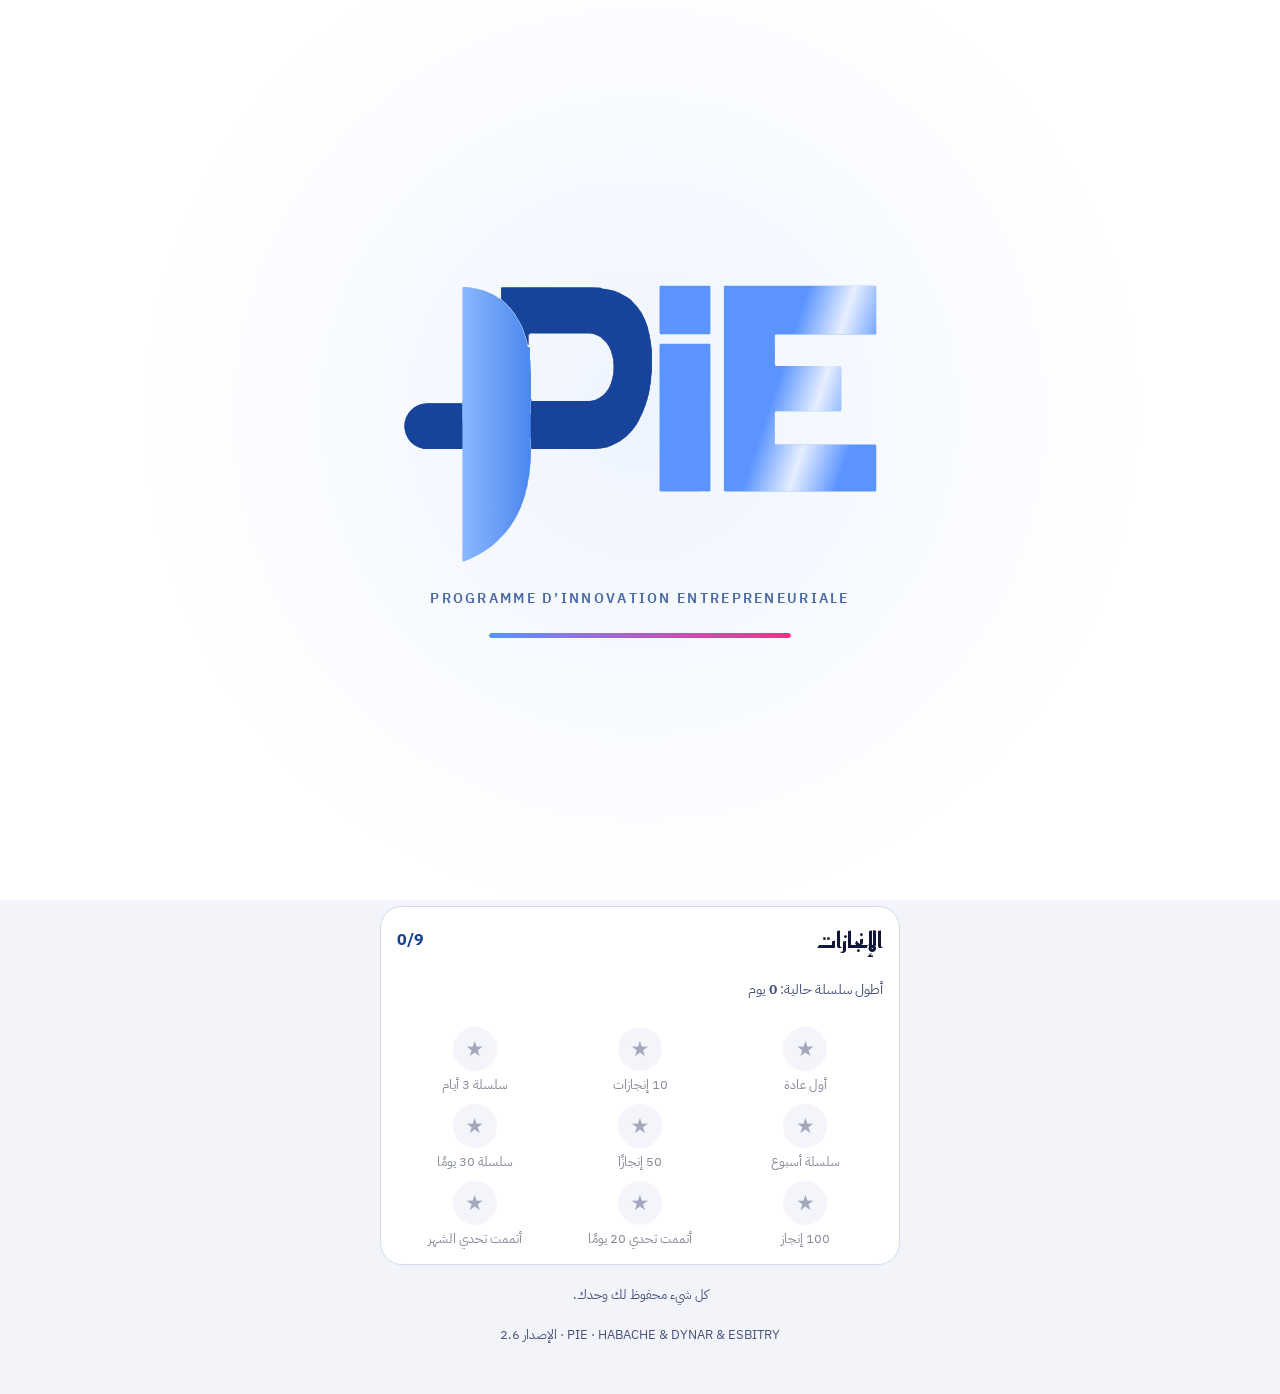
<file: index.html>
<!doctype html>
<html lang="ar" dir="rtl">
<head>
<meta charset="utf-8">
<meta name="viewport" content="width=device-width,initial-scale=1,viewport-fit=cover">
<meta name="theme-color" content="#154294">
<link rel="manifest" href="manifest.webmanifest">
<link rel="icon" type="image/png" href="icon-192.png">
<link rel="apple-touch-icon" href="apple-touch-icon.png">
<meta name="mobile-web-app-capable" content="yes">
<meta name="apple-mobile-web-app-capable" content="yes">
<meta name="apple-mobile-web-app-title" content="PIE">
<style>:root{color-scheme:light;padding-top:env(safe-area-inset-top,0px);padding-bottom:env(safe-area-inset-bottom,0px)}body{margin:0;font:14px system-ui,sans-serif}img{max-width:100%}[hidden]{display:none!important}</style>
<title>PIE</title>
<link rel="stylesheet" href="https://fonts.googleapis.com/css2?family=IBM+Plex+Sans+Arabic:wght@400;600&family=Reem+Kufi:wght@500;700&display=swap">
<style>
/* Layout: one phone-width column with three tabs (اليوم / التحديات / المذكرة).
   The eight-point khatam star from zellige tilework is the signature mark: outline = pending, filled = done. */
:root {
  --bg: #F2F4FA;
  --surface: #FFFFFF;
  --surface-2: #E8ECF7;
  --ink: #10173A;
  --ink-2: #4A5380;
  --line: #D5DAEE;
  --accent: #154294;
  --accent-ink: #FFFFFF;
  --gold-bg: #FFF1CC;
  --gold-ink: #7A4E00;
  --danger: #B42318;
  --font-display: "Reem Kufi", "Noto Kufi Arabic", "Segoe UI", system-ui, sans-serif;
  --font-body: "IBM Plex Sans Arabic", "Noto Sans Arabic", "Segoe UI", system-ui, sans-serif;
}
@media (prefers-color-scheme: dark) {
  :root:not([data-theme="light"]) {
    --bg: #0C1130; --surface: #151B42; --surface-2: #1F2754; --ink: #EAEDFF; --ink-2: #A3ABD6;
    --line: #2A3366; --accent: #8DB4FF; --accent-ink: #0C1130; --gold-bg: #3A2F10; --gold-ink: #FFD479; --danger: #FF8A7A;
    color-scheme: dark;
  }
}
:root[data-theme="dark"] {
  --bg: #0C1130; --surface: #151B42; --surface-2: #1F2754; --ink: #EAEDFF; --ink-2: #A3ABD6;
  --line: #2A3366; --accent: #8DB4FF; --accent-ink: #0C1130; --gold-bg: #3A2F10; --gold-ink: #FFD479; --danger: #FF8A7A;
  color-scheme: dark;
}

body {
  background: var(--bg);
  color: var(--ink);
  font-family: var(--font-body);
  font-size: 16px;
  line-height: 1.6;
  padding-block: 20px 48px;
  padding-left: max(16px, env(safe-area-inset-left, 0px));
  padding-right: max(16px, env(safe-area-inset-right, 0px));
}
.app { max-width: 520px; margin-inline: auto; display: grid; gap: 20px; }
.panel { display: grid; gap: 20px; }
button, input, textarea { font: inherit; color: inherit; }
button { cursor: pointer; }
:focus-visible { outline: 3px solid var(--accent); outline-offset: 2px; }

.head { display: grid; gap: 2px; }
.date { margin: 0; color: var(--ink-2); font-size: 14px; }
h1 { margin: 0; font-family: var(--font-display); font-weight: 700; font-size: 38px; line-height: 1.3; text-wrap: balance; }
h2 { margin: 0; font-family: var(--font-display); font-weight: 700; font-size: 22px; }
h3 { margin: 0; font-family: var(--font-display); font-weight: 700; font-size: 20px; line-height: 1.4; }
.sub { margin: 0; color: var(--ink-2); font-size: 14px; }

.tabs { position: sticky; top: max(8px, env(safe-area-inset-top, 0px)); z-index: 50; display: grid; grid-template-columns: repeat(5, minmax(0, 1fr)); gap: 2px; background: var(--surface); border: 1px solid var(--line); border-radius: 18px; padding: 5px; box-shadow: 0 6px 18px rgba(16,23,58,.08); }
.tab { position: relative; border: 0; background: none; border-radius: 14px; padding: 8px 2px 10px; display: grid; justify-items: center; gap: 2px; font-size: 12px; font-weight: 600; color: var(--ink-2); transition: color .2s; }
.tab svg { width: 24px; height: 24px; fill: none; stroke: currentColor; stroke-width: 1.8; stroke-linecap: round; stroke-linejoin: round; transition: transform .25s; }
.tab[aria-selected="true"] { color: var(--accent); }
.tab[aria-selected="true"] svg { transform: scale(1.08); }
.tab[aria-selected="true"] { background: var(--surface-2); }
.tab[aria-selected="true"]::after { content: ""; position: absolute; bottom: 2px; width: 22px; height: 3px; border-radius: 3px; background: var(--accent); }
.panel:not([hidden]) { animation: fade2 .28s ease; }

/* today card */
.today { background: var(--surface); border: 1px solid var(--line); border-radius: 22px; padding: 18px; display: grid; gap: 14px; }
.today-top { display: flex; align-items: center; gap: 16px; }
.big { font-family: var(--font-display); font-weight: 700; font-size: 60px; line-height: 1; display: flex; align-items: baseline; gap: 2px; font-variant-numeric: tabular-nums; }
.big .of { font-size: 26px; color: var(--ink-2); }
.t1 { margin: 0; font-weight: 600; font-size: 18px; }
.t2 { margin: 0; color: var(--ink-2); font-size: 14px; font-variant-numeric: tabular-nums; }
.stars { display: flex; flex-wrap: wrap; gap: 6px; }
.mini { width: 24px; height: 24px; color: var(--accent); flex: none; }
.mini polygon { fill: none; stroke: currentColor; stroke-width: 2.2; stroke-linejoin: round; }
.mini.on polygon { fill: currentColor; }
.cheer { margin: 0; font-size: 15px; }
.today.all { background: var(--accent); border-color: var(--accent); color: var(--accent-ink); }
.today.all .big .of, .today.all .t2 { color: inherit; opacity: .85; }
.today.all .mini { color: var(--accent-ink); }

.sec { display: flex; align-items: baseline; justify-content: space-between; gap: 12px; margin: 0 4px 8px; }
.sec span { color: var(--ink-2); font-size: 14px; }

.banner { display: flex; flex-wrap: wrap; align-items: center; justify-content: space-between; gap: 8px 12px; background: var(--gold-bg); color: var(--gold-ink); border-radius: 14px; padding: 10px 14px; font-size: 14px; margin-bottom: 10px; }
.banner p { margin: 0; min-width: 0; }
.banner button { background: none; border: 0; padding: 4px 0; font-weight: 600; text-decoration: underline; color: inherit; }

/* habit rows */
.habits { background: var(--surface); border: 1px solid var(--line); border-radius: 22px; padding-inline: 16px; }
.habit { display: grid; gap: 12px; padding-block: 16px; border-top: 1px solid var(--line); }
.habit:first-child { border-top: 0; }
.hrow { display: grid; grid-template-columns: 56px minmax(0, 1fr) 40px; gap: 14px; align-items: center; }
.hrow.noMenu { grid-template-columns: 56px minmax(0, 1fr); }
.star { width: 56px; height: 56px; padding: 0; border: 0; background: none; color: var(--accent); border-radius: 14px; }
.star svg { width: 100%; height: 100%; display: block; }
.star polygon { fill: transparent; stroke: currentColor; stroke-width: 2; stroke-linejoin: round; transition: fill .15s; }
.star:hover polygon { fill: var(--surface-2); }
.star[aria-pressed="true"] polygon { fill: var(--accent); }
.star .ck { fill: none; stroke: var(--accent-ink); stroke-width: 3.5; stroke-linecap: round; stroke-linejoin: round; }
.star.pop svg { animation: pop .28s ease-out; }
@keyframes pop { 0% { transform: scale(.78); } 60% { transform: scale(1.12); } 100% { transform: scale(1); } }
.info { min-width: 0; display: grid; gap: 4px; }
.name { margin: 0; font-weight: 600; font-size: 17px; line-height: 1.4; overflow-wrap: anywhere; display: flex; flex-wrap: wrap; gap: 4px 8px; align-items: center; }
.tag { font-size: 11px; font-weight: 600; background: var(--gold-bg); color: var(--gold-ink); border-radius: 6px; padding: 0 7px; }
.tag.ch { background: var(--surface-2); color: var(--accent); }
.meta { display: flex; flex-wrap: wrap; gap: 4px 10px; align-items: center; font-size: 13px; color: var(--ink-2); }
.pill { display: inline-block; background: var(--surface-2); color: var(--ink-2); border-radius: 999px; padding: 1px 11px; font-size: 13px; font-weight: 600; }
.pill.hot { background: var(--gold-bg); color: var(--gold-ink); }
.more { width: 40px; height: 40px; border: 0; background: none; border-radius: 12px; color: var(--ink-2); display: grid; place-items: center; }
.more:hover, .more[aria-expanded="true"] { background: var(--surface-2); }
.bar { height: 6px; border-radius: 99px; background: var(--surface-2); overflow: hidden; }
.bar i { display: block; height: 100%; background: var(--accent); border-radius: 99px; }

.week { display: grid; grid-template-columns: repeat(7, minmax(0, 1fr)); gap: 6px; }
.day { display: grid; gap: 4px; justify-items: center; border: 0; background: none; padding: 0; min-width: 0; }
.dl { font-size: 11px; color: var(--ink-2); line-height: 1.2; white-space: nowrap; }
.dt { width: 100%; height: 30px; border-radius: 8px; background: var(--surface-2); display: grid; place-items: center; color: var(--accent-ink); }
.dt svg { width: 14px; height: 14px; fill: none; stroke: currentColor; stroke-width: 2.4; stroke-linecap: round; stroke-linejoin: round; opacity: 0; }
.day.on .dt { background: var(--accent); }
.day.on .dt svg { opacity: 1; }
.day.today .dt { box-shadow: 0 0 0 2px var(--surface), 0 0 0 4px var(--accent); }
.day.today .dl { color: var(--accent); font-weight: 600; }
.day:hover .dt { filter: brightness(.95); }

.menu { display: flex; justify-content: flex-start; }
.danger { background: none; border: 1px solid var(--line); border-radius: 10px; color: var(--danger); padding: 6px 14px; font-size: 14px; font-weight: 600; }
.danger:hover { background: var(--surface-2); }
.empty { margin: 0; padding-block: 20px 8px; color: var(--ink-2); text-align: center; }
.goto { display: flex; flex-wrap: wrap; justify-content: center; gap: 8px; padding-bottom: 18px; }

/* shared form bits */
.card { background: var(--surface); border: 1px solid var(--line); border-radius: 22px; padding: 16px; display: grid; gap: 14px; }
.form { display: flex; gap: 10px; }
input[type="text"], input[type="number"], textarea {
  box-sizing: border-box; width: 100%; min-width: 0; border: 1px solid var(--line); background: var(--bg); border-radius: 12px; padding: 10px 14px; font-size: 16px;
}
input[type="text"], input[type="number"] { height: 48px; }
textarea { min-height: 76px; resize: vertical; field-sizing: content; line-height: 1.6; }
input::placeholder, textarea::placeholder { color: var(--ink-2); opacity: .8; }
.btn { height: 48px; padding-inline: 22px; border: 0; border-radius: 12px; background: var(--accent); color: var(--accent-ink); font-weight: 600; }
.btn:disabled { opacity: .4; cursor: default; }
.btn.ghost { background: none; border: 1px solid var(--line); color: var(--ink); }
.sug-label { margin: 0; font-size: 13px; color: var(--ink-2); }
.chips { display: flex; flex-wrap: wrap; gap: 8px; }
.chip { border: 1px solid var(--line); background: none; border-radius: 999px; padding: 6px 14px; font-size: 14px; }
.chip:hover { background: var(--surface-2); }
.lab { display: block; margin: 0 0 6px; font-size: 14px; font-weight: 600; }

/* challenges */
.grid { display: grid; grid-template-columns: repeat(5, minmax(0, 1fr)); gap: 6px; }
.cell { height: 44px; border: 0; border-radius: 10px; background: var(--surface-2); color: var(--ink-2); font-family: var(--font-display); font-weight: 700; font-variant-numeric: tabular-nums; }
.cell.on { background: var(--accent); color: var(--accent-ink); }
.cell.now { box-shadow: 0 0 0 2px var(--surface), 0 0 0 4px var(--accent); }
.cell:disabled { opacity: .45; cursor: default; }
.cell.on:disabled { opacity: 1; }
/* library */
.lib-note { gap: 10px; }
.lib-note input[type="text"] { font-weight: 700; }
.lib-note textarea { min-height: 120px; }
.lib-pdf { display: flex; align-items: center; gap: 10px; padding: 10px 0; border-top: 1px solid var(--line); }
.lib-pdf:first-child { border-top: 0; }
.lib-pdf .pi { flex: 1; min-width: 0; }
.lib-pdf .pn { margin: 0; font-weight: 600; overflow-wrap: anywhere; }
.lib-pdf .btn { height: 40px; padding-inline: 16px; }
.star:disabled { cursor: default; }
.gl { display: flex; justify-content: space-between; gap: 8px; margin: 0 0 8px; font-size: 14px; font-weight: 600; }
.gl span { color: var(--ink-2); font-weight: 400; font-variant-numeric: tabular-nums; }
.pick { display: grid; gap: 8px; }
.opt { display: flex; align-items: flex-start; gap: 10px; text-align: start; border: 1px solid var(--line); background: none; border-radius: 12px; padding: 10px 14px; line-height: 1.5; }
.opt:hover { background: var(--surface-2); }
.opt[aria-pressed="true"] { border-color: var(--accent); background: var(--surface-2); box-shadow: inset 0 0 0 1px var(--accent); }
.opt .mk { flex: none; width: 20px; height: 20px; margin-top: 2px; border: 2px solid var(--accent); border-radius: 6px; display: grid; place-items: center; }
.opt .mk svg { width: 12px; height: 12px; fill: none; stroke: var(--accent-ink); stroke-width: 3; stroke-linecap: round; stroke-linejoin: round; opacity: 0; }
.opt[aria-pressed="true"] .mk { background: var(--accent); }
.opt[aria-pressed="true"] .mk svg { opacity: 1; }
.opt small { display: block; color: var(--ink-2); font-size: 13px; }
.opts { display: flex; flex-wrap: wrap; gap: 8px; }
.opts .opt { padding: 8px 18px; }
.row-end { display: flex; flex-wrap: wrap; gap: 8px 12px; align-items: center; justify-content: space-between; }

/* workbook */
.wlist { background: var(--surface); border: 1px solid var(--line); border-radius: 22px; padding-inline: 16px; }
.wsec { border-top: 1px solid var(--line); }
.wsec:first-child { border-top: 0; }
.whead { width: 100%; display: grid; grid-template-columns: 24px minmax(0, 1fr) auto; gap: 14px; align-items: center; text-align: start; background: none; border: 0; padding-block: 14px; }
.whead .wt { font-family: var(--font-display); font-weight: 700; font-size: 18px; line-height: 1.4; display: flex; flex-wrap: wrap; gap: 4px 8px; align-items: center; }
.whead .wp { color: var(--ink-2); font-size: 13px; font-variant-numeric: tabular-nums; }
.wbody { display: grid; gap: 16px; padding-bottom: 18px; }
.q { display: block; margin: 0 0 6px; font-weight: 600; font-size: 15px; line-height: 1.6; }
.hint { margin: 0; color: var(--ink-2); font-size: 14px; background: var(--surface-2); border-radius: 12px; padding: 8px 12px; }
.tbl { display: grid; gap: 10px; }
.trow { border: 1px solid var(--line); border-radius: 14px; padding: 12px; display: grid; gap: 10px; }
.trow h4 { margin: 0; font-family: var(--font-display); font-size: 17px; }
.fld label { display: block; margin-bottom: 4px; font-size: 13px; color: var(--ink-2); line-height: 1.5; }
.total { display: grid; gap: 6px; }
.total p { margin: 0; font-size: 14px; }
.total b { font-family: var(--font-display); font-size: 20px; font-variant-numeric: tabular-nums; }
.share { margin: 0; font-size: 13px; color: var(--ink-2); }
.foot { margin: 0; text-align: center; font-size: 13px; color: var(--ink-2); }

.tools { display: grid; grid-template-columns: 1fr; gap: 10px; }
.tools .btn { width: 100%; }
#toolmsg { margin: 0; min-height: 1.6em; }
.head { display: flex; align-items: center; gap: 12px; }
.head .logo { order: 1; } .head .date { order: 2; flex: 1; text-align: center; font-size: 13px; } .head .menu-btn { order: 3; }
html[dir="ltr"] .head .menu-btn { order: 0; }
.menu-btn { flex: none; width: 44px; height: 44px; display: grid; place-items: center; border: 1px solid var(--line); border-radius: 12px; background: var(--surface); color: var(--ink); }
.menu-btn svg { width: 22px; height: 22px; fill: none; stroke: currentColor; stroke-width: 2; stroke-linecap: round; }
.logo { display: flex; align-items: center; direction: ltr; line-height: 0; padding-block: 4px 2px; }
.logo svg { height: 38px; width: auto; }
.pd { fill: var(--pd); } .pl { fill: var(--pl); }
:root { --pd: #154294; --pl: #5B93FF; }
@media (prefers-color-scheme: dark) { :root:not([data-theme="light"]) { --pd: #A9C4FF; --pl: #7FA8FF; } }
:root[data-theme="dark"] { --pd: #A9C4FF; --pl: #7FA8FF; }
a.btn { display: inline-flex; align-items: center; justify-content: center; text-decoration: none; }
.ikihero { display: grid; gap: 14px; }
.iki-svg { width: 100%; max-width: 330px; margin: 0 auto; display: block; overflow: visible; }
.iki-svg circle { transition: fill-opacity .35s; }
.iki-svg text { fill: var(--ink); font-family: var(--font-body); font-size: 11px; font-weight: 600; text-anchor: middle; }
.iki-svg .ctr { font-family: var(--font-display); font-size: 13px; fill: var(--accent); }
.iki-svg.anim circle { transform-box: fill-box; transform-origin: center; animation: ikin .8s cubic-bezier(.2,.8,.2,1) both; }
.iki-svg.anim circle:nth-of-type(2) { animation-delay: .12s; } .iki-svg.anim circle:nth-of-type(3) { animation-delay: .24s; } .iki-svg.anim circle:nth-of-type(4) { animation-delay: .36s; }
@keyframes ikin { from { transform: scale(.2); opacity: 0; } }
.pct { display: flex; justify-content: space-between; font-size: 14px; font-weight: 600; margin-bottom: 6px; }
.pct span { color: var(--ink-2); font-weight: 400; }
.bar i { transition: width .4s ease; }
.scrim { position: fixed; inset: 0; z-index: 60; background: rgba(8,12,40,.5); animation: fade2 .2s ease; }
.drawer { position: fixed; top: 0; bottom: 0; left: 0; z-index: 70; width: min(320px, 86vw); box-sizing: border-box; background: var(--bg); border-inline-end: 1px solid var(--line); padding: max(20px, env(safe-area-inset-top, 0px)) 18px 24px; display: grid; align-content: start; gap: 14px; overflow-y: auto; animation: slin .25s ease; }
.scrim[hidden], .drawer[hidden] { display: none !important; }
.dhead { display: flex; justify-content: space-between; align-items: center; }
.dhead h2 { margin: 0; }
.x { width: 40px; height: 40px; border: 1px solid var(--line); border-radius: 12px; background: var(--surface); line-height: 1; }
.drawer h3 { margin: 6px 0 0; font-size: 14px; color: var(--ink-2); font-weight: 600; }
.seg { display: grid; grid-template-columns: repeat(auto-fit, minmax(90px, 1fr)); gap: 8px; }
.seg button { min-height: 44px; border: 1px solid var(--line); border-radius: 12px; background: var(--surface-2); font-weight: 600; }
.seg button[aria-pressed="true"] { background: var(--accent); color: var(--accent-ink); border-color: var(--accent); }
.setrow { display: flex; align-items: center; justify-content: space-between; gap: 12px; min-height: 52px; padding: 8px 14px; box-sizing: border-box; background: var(--surface); border: 1px solid var(--line); border-radius: 12px; }
.setlab { font-size: 15px; font-weight: 600; color: var(--ink); }
.lsel { position: relative; z-index: 5; }
.lsel-btn { width: 100%; box-sizing: border-box; min-height: 44px; display: flex; align-items: center; justify-content: space-between; gap: 10px; padding: 0 16px; border: 0; border-radius: 10px; background: #383B41; color: #fff; font-size: 14px; font-weight: 500; text-align: start; }
:root[data-theme="dark"] .lsel-btn { background: #262E5E; }
@media (prefers-color-scheme: dark) { :root:not([data-theme="light"]) .lsel-btn { background: #262E5E; } }
.lsel-btn:focus-visible, .lopt:focus-visible { outline: 2px solid var(--accent); outline-offset: 2px; }
.lsel-chev { width: 16px; height: 16px; flex: none; fill: none; stroke: currentColor; stroke-width: 2.4; stroke-linecap: round; stroke-linejoin: round; opacity: .85; transition: transform .2s ease; }
.lsel-btn[aria-expanded="true"] .lsel-chev { transform: rotate(180deg); }
.lsel-list { position: absolute; inset-inline: 0; top: calc(100% + 8px); margin: 0; padding: 6px 0; list-style: none; background: var(--surface); border: 1px solid var(--line); border-radius: 10px; box-shadow: 0 12px 32px rgba(16,23,58,.2); overflow: hidden; animation: lsin .16s ease; }
@keyframes lsin { from { opacity: 0; transform: translateY(-6px); } }
.lopt { width: 100%; box-sizing: border-box; min-height: 44px; display: flex; align-items: center; gap: 14px; padding: 0 18px; border: 0; background: none; color: var(--ink-2); font-size: 14px; text-align: start; }
.lopt:hover { background: var(--surface-2); }
.lopt[aria-selected="true"], .lopt[aria-selected="true"]:hover { background: #2F9FE0; color: #fff; font-weight: 600; }
.lopt .lname { min-width: 0; }
.lopt .chk { width: 18px; height: 18px; flex: none; margin-inline-start: auto; fill: none; stroke: currentColor; stroke-width: 2.6; stroke-linecap: round; stroke-linejoin: round; opacity: 0; }
.lopt[aria-selected="true"] .chk { opacity: 1; }
.flag { width: 28px; height: 20px; flex: none; border-radius: 3px; box-shadow: 0 1px 3px rgba(0,0,0,.28); }
.about { margin: 10px 0 0; padding-top: 14px; border-top: 1px solid var(--line); text-align: center; font-size: 13px; color: var(--ink-2); }
.about .vl { display: block; margin-top: 4px; font-size: 12px; }
.about b { display: block; text-wrap: balance; font-family: var(--font-display); font-size: 16px; color: var(--ink); letter-spacing: .08em; direction: ltr; }
.support { display: grid; gap: 8px; }
.support .btn { width: 100%; box-sizing: border-box; gap: 8px; text-align: center; }
.support .btn svg { width: 18px; height: 18px; flex: none; fill: none; stroke: currentColor; stroke-width: 2; stroke-linecap: round; stroke-linejoin: round; }
html[dir="rtl"] .support .btn svg { transform: scaleX(-1); }
.support .sub { text-align: center; }
.splash { position: fixed; inset: 0; z-index: 100; display: grid; place-content: center; justify-items: center; gap: 14px; background: #fff; color: #154294; transition: opacity .5s ease, visibility .5s; }
@keyframes fill { to { transform: none; } }
.splash { --dark: #17449a; --mid: #5b94ff; --pink: #ff2d87; background: radial-gradient(circle at 50% 46%, #eef4ff 0, #fff 62%); }
.sp-stage { width: min(94vw, 540px); text-align: center; }
.sp-stage svg { width: 100%; height: auto; overflow: visible; display: block; }
.sp-o { fill: none; stroke-width: 2.4; stroke-linejoin: round; stroke-linecap: round; stroke-dasharray: 1; stroke-dashoffset: 1; filter: drop-shadow(0 0 3px rgba(91,148,255,.7));
  animation-name: spdraw, spfadeo; animation-duration: 1.25s, .5s; animation-fill-mode: forwards; animation-timing-function: cubic-bezier(.65,0,.25,1); }
.sp-o.sp-dk { stroke: var(--dark); } .sp-o.sp-md { stroke: var(--mid); } .sp-o.sp-lg { stroke: #8cb8ff; }
@keyframes spdraw { to { stroke-dashoffset: 0; } }
@keyframes spfadeo { to { stroke-opacity: 0; } }
.sp-pk { fill: none; stroke: var(--pink); stroke-width: 3.4; stroke-linecap: round; stroke-dasharray: .05 .95; stroke-dashoffset: 0; opacity: 0; animation: sprun 1.5s linear forwards; }
@keyframes sprun { 0% { opacity: 1; stroke-dashoffset: 0; } 85% { opacity: 1; } 100% { opacity: 0; stroke-dashoffset: -1.3; } }
.sp-f { opacity: 0; transform-box: fill-box; transform-origin: center; transform: scale(.92); animation: spfill .7s cubic-bezier(.2,.8,.2,1) forwards; }
@keyframes spfill { to { opacity: 1; transform: none; } }
.sp-fl { stroke-width: 3; stroke-linecap: round; opacity: 0; animation: spfly 1.2s cubic-bezier(.7,0,.25,1) forwards; }
.sp-fl.sp-a { stroke: var(--mid); } .sp-fl.sp-b { stroke: var(--pink); } .sp-fl.sp-c { stroke: var(--dark); }
@keyframes spfly { 0% { opacity: 0; transform: translateX(-380px); } 15% { opacity: 1; } 75% { opacity: 1; } 100% { opacity: 0; transform: translateX(560px); } }
.sp-shine { transform: translateX(-260px) skewX(-18deg); animation: spshine 1.1s ease-in-out 2.9s forwards; }
@keyframes spshine { to { transform: translateX(620px) skewX(-18deg); } }
.sp-glow { opacity: 0; transform-box: fill-box; transform-origin: center; animation: spglow 1.6s ease-out 2.2s forwards; }
@keyframes spglow { 0% { opacity: 0; transform: scale(.4); } 40% { opacity: .55; } 100% { opacity: 0; transform: scale(1.5); } }
.sp-float { animation: spfloat 3.2s ease-in-out 4s infinite; }
@keyframes spfloat { 50% { transform: translateY(-4px); } }
.sp-tag { display: flex; flex-wrap: wrap; justify-content: center; margin: 4px 0 0; font-size: clamp(9.5px, 2.6vw, 13.5px); letter-spacing: .17em; color: #4a6aa8; font-weight: 600; }
.sp-tag span { display: inline-block; white-space: pre; opacity: 0; transform: translateY(10px); animation: spup .5s ease forwards; }
@keyframes spup { to { opacity: 1; transform: none; } }
.sp-ld { width: 56%; height: 5px; border-radius: 5px; background: #dfe7fb; margin: 24px auto 0; overflow: hidden; opacity: 0; animation: spup .3s ease 3.6s forwards; }
.sp-ld i { display: block; height: 100%; width: 0; border-radius: 5px; background: linear-gradient(90deg, var(--mid), var(--pink)); animation: spload 1.5s cubic-bezier(.3,.7,.3,1) 3.7s forwards; }
@keyframes spload { to { width: 100%; } }
.splash.out { opacity: 0; visibility: hidden; }
@keyframes rise { to { opacity: 1; transform: none; } }
@keyframes fade { to { opacity: .85; } }
@keyframes fade2 { from { opacity: 0; } }
@keyframes slin { from { transform: translateX(-100%); } }
/* ---- day/night switch (inline SVG scenes, CSS-only animation) ---- */
.dn { --s: 0; --dn-t: .7s; position: relative; display: block; flex: none; width: 84px; height: 36px; padding: 0; border: 0; background: none; border-radius: 18px; cursor: pointer; touch-action: manipulation; -webkit-tap-highlight-color: transparent; }
.dn[aria-checked="true"] { --s: 1; }
.dn::before { content: ''; position: absolute; inset: -8px -4px; }
.dn:focus-visible { outline: 2px solid var(--accent); outline-offset: 3px; }
.dn-track { position: absolute; inset: 0; border-radius: 18px; overflow: hidden; background: #FB9B26; box-shadow: 0 1px 4px rgba(0,0,0,.22); isolation: isolate; }
.dn-sc { position: absolute; inset: 0; width: 100%; height: 100%; display: block; }
.dn-night { opacity: var(--s); transition: opacity .6s ease; }
.dn-rim { position: absolute; inset: 0; border-radius: 18px; pointer-events: none; box-shadow: inset 0 1px 4px rgba(120,40,0,.4), inset 0 0 0 1px rgba(255,255,255,.14); transition: box-shadow var(--dn-t) ease; }
.dn[aria-checked="true"] .dn-rim { box-shadow: inset 0 1px 5px rgba(20,0,50,.55), inset 0 0 0 1px rgba(255,255,255,.1); }
.dn-knob { position: absolute; top: 4px; left: 4px; width: 28px; height: 28px; border-radius: 50%; box-shadow: 0 2px 5px rgba(40,10,60,.38), 0 1px 1px rgba(0,0,0,.22); transform: translateX(calc(48px * var(--s))); transition: transform var(--dn-t) cubic-bezier(.34,1.3,.64,1); }
.dn-ks { display: block; width: 100%; height: 100%; border-radius: 50%; transition: transform .18s ease-out; }
.dn:active .dn-ks { transform: scale(1.12, .9); }
.dn-kr { display: block; width: 100%; height: 100%; border-radius: 50%; transform: rotate(calc(140deg * var(--s))); transition: transform var(--dn-t) cubic-bezier(.34,1.3,.64,1);
  background: radial-gradient(circle at 68% 66%, rgba(0,0,0,.07) 0 9%, transparent 10%), radial-gradient(circle at 36% 30%, rgba(0,0,0,.05) 0 6%, transparent 7%), linear-gradient(150deg, #fff 12%, #d9d9de 100%);
  box-shadow: inset -2px -2px 4px rgba(0,0,0,.1); }
/* parallax layers: day layer slides out as night arrives, night layer slides in */
.dn-l { transition: transform var(--dn-t) cubic-bezier(.45,.05,.2,1); }
.dn-l1 { --k: 5px; } .dn-l2 { --k: 9px; } .dn-l3 { --k: 13px; } .dn-l4 { --k: 17px; } .dn-lc { --k: 3px; }
.dn-day .dn-l { transform: translateX(calc(var(--k) * var(--s) * -1)); }
.dn-night .dn-l { transform: translateX(calc(var(--k) * (1 - var(--s)))); }
/* sun sets / moon rises along an arc (x and y use different easing) */
.dn-sunx { transform: translateX(calc(24px * var(--s))); transition: transform var(--dn-t) cubic-bezier(.3,.1,.3,1); }
.dn-suny { transform: translateY(calc(48px * var(--s))); transition: transform var(--dn-t) cubic-bezier(.2,.7,.3,1); }
.dn[aria-checked="true"] .dn-suny { transition-timing-function: cubic-bezier(.55,0,.85,.45); }
.dn-moonx { transform: translateX(calc(-18px * (1 - var(--s)))); transition: transform var(--dn-t) cubic-bezier(.3,.1,.3,1); }
.dn-moony { transform: translateY(calc(50px * (1 - var(--s)))); transition: transform var(--dn-t) cubic-bezier(.55,0,.85,.45); }
.dn[aria-checked="true"] .dn-moony { transition-timing-function: cubic-bezier(.2,.7,.3,1); }
.dn-halo { transform-box: fill-box; transform-origin: center; }
.dn-sh { opacity: .9; }
@keyframes dn-drift { from { transform: translateX(-3px); } to { transform: translateX(4px); } }
@keyframes dn-pulse { 0%, 100% { transform: scale(.92); opacity: .8; } 50% { transform: scale(1.14); opacity: 1; } }
@keyframes dn-twk { 0%, 100% { opacity: .2; } 50% { opacity: 1; } }
@keyframes dn-shoot { 0%, 68% { opacity: 0; transform: translate(12px, -5px); } 72% { opacity: 1; } 88% { opacity: 0; transform: translate(-14px, 6px); } 100% { opacity: 0; transform: translate(-14px, 6px); } }
@media (prefers-reduced-motion: no-preference) {
  .dn .dn-drift { animation: dn-drift 9s ease-in-out infinite alternate; }
  .dn .dn-drift.b { animation-duration: 12s; animation-delay: -4s; animation-direction: alternate-reverse; }
  .dn:not([aria-checked="true"]) .dn-halo { animation: dn-pulse 2.8s ease-in-out infinite; }
  .dn[aria-checked="true"] .dn-st { animation: dn-twk 2.4s ease-in-out infinite; }
  .dn[aria-checked="true"] .dn-st:nth-child(2n) { animation-duration: 3.1s; animation-delay: -.7s; }
  .dn[aria-checked="true"] .dn-st:nth-child(3n) { animation-duration: 1.9s; animation-delay: -1.3s; }
  .dn[aria-checked="true"] .dn-sh { animation: dn-shoot 4.6s linear infinite backwards; animation-delay: -2.9s; }
  .dn[aria-checked="true"] .dn-sh2 { animation-duration: 5.4s; animation-delay: -1.2s; }
  .dn[aria-checked="true"] .dn-sh3 { animation-duration: 6.3s; animation-delay: -4.6s; }
  /* short colour fade over the whole page, only while the toggle runs */
  html.theme-anim, html.theme-anim *:not(.dn):not(.dn *) { transition: background-color .3s ease, color .3s ease, border-color .3s ease, fill .3s ease, stroke .3s ease, box-shadow .3s ease !important; }
}
/* ---- PDF export: dialog (screen) ---- */
.pscrim { z-index: 80; }
.pdlg { position: fixed; z-index: 90; left: 50%; top: 50%; transform: translate(-50%, -50%); width: min(92vw, 380px); max-height: 90vh; overflow-y: auto; box-sizing: border-box; background: var(--surface); color: var(--ink); border: 1px solid var(--line); border-radius: 22px; padding: 20px 18px; display: grid; gap: 14px; box-shadow: 0 12px 40px rgba(0,0,0,.35); }
.pdlg[hidden], .pscrim[hidden] { display: none !important; }
.pdlg h2 { margin: 0; }
.pdlg .chk { display: flex; gap: 12px; align-items: flex-start; padding: 10px 12px; border: 1px solid var(--line); border-radius: 12px; background: var(--bg); cursor: pointer; }
.pdlg .chk input { flex: none; width: 22px; height: 22px; margin: 2px 0 0; accent-color: var(--accent); }
.pdlg .chk span { display: grid; gap: 2px; min-width: 0; }
.pdlg .chk b { font-size: 15px; }
.pdlg .chk small { color: var(--ink-2); font-size: 13px; line-height: 1.5; }
.pdlg .prow { display: flex; flex-wrap: wrap; gap: 10px; justify-content: flex-end; }
.pdlg .prow .btn { flex: 1 1 auto; }
.wbtools { margin: 0 0 14px; display: flex; }
.btn.ic { display: inline-flex; align-items: center; justify-content: center; gap: 8px; }
.btn.ic svg { width: 18px; height: 18px; flex: none; fill: none; stroke: currentColor; stroke-width: 2; stroke-linecap: round; stroke-linejoin: round; }
.wbtools .btn { height: 44px; }

/* ---- PDF export: the report (hidden on screen, shown only while exporting) ---- */
#print-root { display: none; font-family: "Segoe UI", "Noto Naskh Arabic", "Noto Sans Arabic", Tahoma, Arial, sans-serif; color: #14171f; font-size: 10.5pt; line-height: 1.55; background: #fff; -webkit-print-color-adjust: exact; print-color-adjust: exact; }
#print-root * { box-sizing: border-box; -webkit-print-color-adjust: exact; print-color-adjust: exact; }
#print-root h1, #print-root h2, #print-root h3, #print-root p { font-family: inherit; }
.pr-end { margin-top: 10mm; padding-top: 3mm; border-top: .3mm solid #c4cbe3; text-align: center; font-size: 8pt; color: #555; direction: ltr; break-inside: avoid; }
.pr-brand { display: flex; align-items: baseline; gap: 4mm; direction: ltr; justify-content: flex-start; }
html[dir="rtl"] .pr-brand { justify-content: flex-end; }
.pr-logo { font-size: 26pt; font-weight: 800; letter-spacing: .14em; color: #154294; line-height: 1; }
.pr-tag { font-size: 6.8pt; letter-spacing: .14em; color: #667; }
.pr-title { font-size: 20pt; line-height: 1.3; margin: 7mm 0 5mm; font-weight: 700; color: #10173A; }
.pr-meta { display: flex; flex-wrap: wrap; gap: 4mm 12mm; }
.pr-meta > div { min-width: 58mm; }
.pr-meta small { display: block; font-size: 7.5pt; letter-spacing: .08em; text-transform: uppercase; color: #667; }
.pr-meta b { font-size: 11.5pt; font-weight: 600; }
.pr-meta .pr-line { height: 6mm; }
.pr-accent { height: 1.1mm; margin-top: 6mm; border-radius: 1mm; background: linear-gradient(to right, #154294, #5B93FF); }
.pr-h2 { font-size: 14pt; font-weight: 700; color: #154294; margin: 8mm 0 3mm; padding-bottom: 1.5mm; border-bottom: .3mm solid #c4cbe3; break-after: avoid; }
.pr-part { margin-top: 5mm; }
.pr-card { border: .3mm solid #b9c1de; border-radius: 2mm; padding: 4mm 5mm; margin: 0 0 5mm; break-inside: avoid; }
.pr-card h3 { margin: 0 0 1.5mm; font-size: 11.5pt; color: #10173A; }
.pr-stat { display: flex; align-items: baseline; gap: 3mm; margin: 2mm 0 1.5mm; }
.pr-stat b { font-size: 20pt; line-height: 1; color: #154294; direction: ltr; }
.pr-stat span { font-size: 9.5pt; color: #444; }
.pr-bar { height: 2.8mm; border: .3mm solid #154294; border-radius: 2mm; overflow: hidden; margin-bottom: 3mm; background: #fff; }
.pr-bar i { display: block; height: 100%; background: #154294; }
.pr-days { display: grid; grid-template-columns: repeat(10, 7.5mm); gap: 1.3mm; margin: 0 0 3mm; direction: ltr; }
html[dir="rtl"] .pr-days { direction: rtl; }
.pr-day { height: 7.5mm; border: .3mm solid #8c94b0; border-radius: .9mm; font-size: 6.5pt; display: grid; place-items: center; color: #556; background: #fff; }
.pr-day.on { background: #154294; border-color: #154294; color: #fff; font-weight: 700; }
.pr-kv { display: flex; flex-wrap: wrap; gap: 1mm 8mm; font-size: 9pt; color: #333; margin: 0 0 3mm; }
.pr-kv b { font-weight: 600; }
.pr-sec { margin-top: 7mm; }
.pr-sec > h3 { font-size: 12.5pt; margin: 0 0 1mm; color: #10173A; break-after: avoid; display: flex; gap: 3mm; align-items: center; flex-wrap: wrap; }
.pr-badge { font-size: 7.5pt; font-weight: 600; border: .3mm solid #555; border-radius: 1mm; padding: 0 1.6mm; color: #333; }
.pr-intro { font-size: 9.5pt; color: #444; margin: 0 0 3.5mm; break-after: avoid; }
.pr-q { margin: 0 0 4.5mm; break-inside: avoid; }
.pr-qt { font-weight: 600; font-size: 10pt; margin: 0 0 1.3mm; break-after: avoid; color: #10173A; }
.pr-a { border-inline-start: .7mm solid #8fa6dd; padding-inline-start: 3mm; white-space: pre-wrap; overflow-wrap: anywhere; font-size: 10.5pt; }
.pr-w .pr-line, .pr-meta .pr-line { display: block; height: 6.5mm; border-bottom: .25mm dotted #8a8f9e; }
.pr-hint { font-size: 8.8pt; color: #5a5f6e; margin: 0 0 3.5mm; break-after: avoid; padding-inline-start: 3mm; border-inline-start: .5mm solid #d5d9e6; }
.pr-opts { display: flex; flex-wrap: wrap; gap: 2mm 6mm; }
.pr-list { display: grid; gap: 1.5mm; }
.pr-o { display: flex; align-items: flex-start; gap: 2.2mm; }
.pr-o.on { font-weight: 600; }
.pr-cb { position: relative; flex: none; display: inline-block; width: 3.6mm; height: 3.6mm; margin-top: .9mm; border: .4mm solid #2b3350; border-radius: .7mm; background: #fff; }
.pr-cb.rd { border-radius: 50%; }
.pr-cb.on:not(.rd)::after { content: ""; position: absolute; left: 1mm; top: -.15mm; width: 1.2mm; height: 2.6mm; border: solid #154294; border-width: 0 .55mm .55mm 0; transform: rotate(45deg); }
.pr-cb.rd.on::after { content: ""; position: absolute; left: .65mm; top: .65mm; right: .65mm; bottom: .65mm; border-radius: 50%; background: #154294; }
.pr-t { width: 100%; border-collapse: collapse; table-layout: fixed; font-size: 8.8pt; margin: 0 0 5mm; }
.pr-t.keep { break-inside: avoid; }
.pr-t th, .pr-t td { border: .3mm solid #8c94b0; padding: 1.5mm 2mm; vertical-align: top; text-align: start; overflow-wrap: anywhere; }
.pr-t thead { display: table-header-group; break-after: avoid; }
.pr-t thead th { background: #eef1fa; font-weight: 600; font-size: 8pt; color: #10173A; }
.pr-t tbody th { background: #f6f7fb; font-weight: 600; }
.pr-t tr, .pr-t tbody.pr-g { break-inside: avoid; }
.pr-t .pr-rh th { background: #eef1fa; }
.pr-t .pr-rh small { display: block; font-weight: 400; font-size: 7.8pt; color: #555; margin-top: .6mm; }
.pr-t .pr-tot th, .pr-t .pr-tot td { background: #f1f3fa; font-weight: 700; }
.pr-t td .pr-o { margin: 0 0 1mm; }
.pr-t td .pr-opts { gap: 1mm 3mm; }
.pr-t .pr-line { height: 5.5mm; }
.pr-t .pr-ac { white-space: pre-wrap; border: 0; padding: 0; }

/* ===== settings drawer: grouped accordion ===== */
html.menu-lock, html.menu-lock body { overflow: hidden !important; overscroll-behavior: none; }
.scrim { backdrop-filter: blur(3px); -webkit-backdrop-filter: blur(3px); }
.drawer { display: flex; flex-direction: column; gap: 0; padding: 0; overflow: hidden; width: min(340px, 88vw); overscroll-behavior: contain; box-shadow: 0 0 44px rgba(8,12,40,.35); animation: dslide .5s cubic-bezier(.2,.9,.25,1.04); }
@keyframes dslide { from { transform: translateX(-104%); } }
.dhead { flex: none; padding: max(18px, env(safe-area-inset-top, 0px)) 18px 12px; border-bottom: 1px solid var(--line); background: var(--bg); }
.dtitle { display: grid; gap: 4px; justify-items: start; }
.vtag { display: inline-flex; align-items: center; gap: 4px; font-size: 12px; color: var(--ink-2); background: var(--surface-2); border: 1px solid var(--line); border-radius: 999px; padding: 1px 11px; }
.vtag b { color: var(--accent); font-family: var(--font-display); letter-spacing: .04em; direction: ltr; }
.dbody { flex: 1; min-height: 0; overflow-y: auto; overscroll-behavior: contain; -webkit-overflow-scrolling: touch; padding: 14px 16px 18px; display: flex; flex-direction: column; gap: 12px; scrollbar-width: thin; }
.dbody > .acc { flex: none; }
.acc { background: var(--surface); border: 1px solid var(--line); border-radius: 20px; overflow: hidden; transition: border-color .3s ease, box-shadow .35s ease, transform .2s ease; animation: accup .55s cubic-bezier(.2,.9,.25,1.1) both; animation-delay: calc(var(--n, 0) * 70ms + 140ms); }
.acc.open { border-color: var(--accent); box-shadow: 0 10px 28px color-mix(in srgb, var(--accent) 20%, transparent); }
@keyframes accup { from { opacity: 0; transform: translateY(22px) scale(.96); } }
.acc-h { width: 100%; display: flex; align-items: center; gap: 12px; min-height: 62px; padding: 10px 14px; border: 0; background: none; color: var(--ink); font: inherit; font-size: 16px; font-weight: 700; text-align: start; }
.acc-h:active { transform: scale(.985); }
.acc-h:focus-visible, .trow:focus-visible { outline: 2px solid var(--accent); outline-offset: -2px; }
.acc-ic { flex: none; width: 40px; height: 40px; border-radius: 13px; display: grid; place-items: center; background: var(--surface-2); color: var(--accent); transition: transform .5s cubic-bezier(.34,1.56,.64,1), background .3s ease, color .3s ease; }
.acc-ic svg, .trow .ti svg { width: 21px; height: 21px; fill: none; stroke: currentColor; stroke-width: 2; stroke-linecap: round; stroke-linejoin: round; }
.acc.open .acc-ic { background: var(--accent); color: var(--accent-ink); transform: rotate(-10deg) scale(1.1); }
.acc-t { flex: 1; }
.acc-chev { flex: none; width: 20px; height: 20px; fill: none; stroke: var(--ink-2); stroke-width: 2.4; stroke-linecap: round; stroke-linejoin: round; transition: transform .45s cubic-bezier(.34,1.56,.64,1); }
.acc.open .acc-chev { transform: rotate(180deg); stroke: var(--accent); }
.acc-b { display: block; height: 0; overflow: hidden; visibility: hidden; transition: height .45s cubic-bezier(.2,.8,.2,1), visibility 0s linear .45s; }
.acc.open .acc-b { height: var(--h, auto); visibility: visible; transition-delay: 0s; }
.acc-in { display: block; }
.acc-pad { padding: 2px 14px 16px; display: grid; gap: 10px; }
.acc.open .acc-pad > * { animation: itemin .5s cubic-bezier(.2,.9,.25,1.1) both; animation-delay: calc(var(--i, 0) * 55ms + 110ms); }
.acc-pad > :nth-child(2) { --i: 1; } .acc-pad > :nth-child(3) { --i: 2; } .acc-pad > :nth-child(4) { --i: 3; } .acc-pad > :nth-child(5) { --i: 4; } .acc-pad > :nth-child(6) { --i: 5; }
@keyframes itemin { from { opacity: 0; transform: translateY(14px); } }
.acc .setrow { background: var(--surface-2); border: 0; }
.acc .sub { margin: 0; }
.acc .lsel { z-index: auto; }
.acc .lsel-btn { background: var(--surface-2); color: var(--ink); border: 1px solid var(--line); border-radius: 14px; min-height: 50px; }
.acc .lsel-list { position: static; max-height: none; overflow: visible; margin-top: 8px; box-shadow: none; background: var(--surface-2); border-radius: 14px; }
.acc .lopt { color: var(--ink); border-radius: 10px; transition: background .2s ease, color .2s ease; }
.acc .lsel-list { padding: 6px; display: grid; gap: 2px; }
.acc .lopt[aria-selected="true"], .acc .lopt[aria-selected="true"]:hover { background: var(--accent); color: var(--accent-ink); }
.acc .lopt .lname { overflow-wrap: anywhere; }
.trow { display: flex; align-items: center; gap: 12px; width: 100%; min-height: 54px; padding: 6px 12px; box-sizing: border-box; border: 1px solid var(--line); border-radius: 14px; background: var(--surface-2); color: var(--ink); font: inherit; font-size: 15px; font-weight: 600; text-align: start; text-decoration: none; transition: transform .15s ease, border-color .2s ease, background .2s ease; }
.trow:active { transform: scale(.97); }
.trow:hover { border-color: var(--accent); }
.trow > span { flex: 1; }
.trow .ti { flex: none; width: 36px; height: 36px; border-radius: 11px; display: grid; place-items: center; background: var(--bg); color: var(--accent); }
.trow .go { flex: none; width: 16px; height: 16px; fill: none; stroke: var(--ink-2); stroke-width: 2.6; stroke-linecap: round; stroke-linejoin: round; transition: transform .2s ease; }
html[dir="rtl"] .trow .go { transform: scaleX(-1); }
.trow:hover .go { transform: translateX(3px); } html[dir="rtl"] .trow:hover .go { transform: scaleX(-1) translateX(3px); }
.about { flex: none; margin: 0; padding: 10px 16px max(12px, env(safe-area-inset-bottom, 0px)); border-top: 1px solid var(--line); background: var(--bg); display: grid; gap: 2px; }
.about b { font-size: 14px; }

/* ===== PDF export dialog + page stage ===== */
.pdlg { transition: none; animation: pdin .45s cubic-bezier(.2,.9,.25,1.1); }
@keyframes pdin { from { opacity: 0; transform: translate(-50%, -46%) scale(.94); } }
.pact { display: grid; gap: 10px; }
.pbtn { display: grid; grid-template-columns: 44px 1fr; column-gap: 12px; align-items: center; padding: 12px 14px; border: 1px solid var(--line); border-radius: 16px; background: var(--surface-2); color: var(--ink); text-align: start; transition: transform .15s ease, border-color .2s ease, box-shadow .25s ease; }
.pbtn:hover { border-color: var(--accent); box-shadow: 0 6px 18px color-mix(in srgb, var(--accent) 18%, transparent); }
.pbtn:active { transform: scale(.97); }
.pbtn i { grid-row: span 2; width: 44px; height: 44px; border-radius: 14px; display: grid; place-items: center; background: var(--accent); color: var(--accent-ink); }
.pbtn i svg { width: 22px; height: 22px; fill: none; stroke: currentColor; stroke-width: 2; stroke-linecap: round; stroke-linejoin: round; }
.pbtn b { font-size: 15.5px; align-self: end; }
.pbtn small { color: var(--ink-2); font-size: 12.5px; align-self: start; }
.pdlg [hidden] { display: none !important; }
.pprog { display: grid; gap: 14px; justify-items: center; text-align: center; padding: 6px 0; }
.pring { width: 74px; height: 74px; border-radius: 50%; display: grid; place-items: center; background: conic-gradient(var(--accent) calc(var(--p, 0) * 1%), var(--surface-2) 0); transition: background .3s ease; }
.pring::before { content: attr(data-t); width: 58px; height: 58px; border-radius: 50%; background: var(--surface); display: grid; place-items: center; font: 700 15px var(--font-display); direction: ltr; }
.pdone { width: 74px; height: 74px; border-radius: 50%; display: grid; place-items: center; background: var(--accent); color: var(--accent-ink); animation: pop .6s cubic-bezier(.34,1.56,.64,1) both; }
.pdone svg { width: 38px; height: 38px; fill: none; stroke: currentColor; stroke-width: 3; stroke-linecap: round; stroke-linejoin: round; stroke-dasharray: 40; stroke-dashoffset: 40; animation: draw .5s ease .25s forwards; }
.pdone.bad { background: var(--danger); }
@keyframes pop { from { transform: scale(.2); opacity: 0; } }
@keyframes draw { to { stroke-dashoffset: 0; } }
#print-root.cap { display: block; position: fixed; left: -30000px; top: 0; width: 210mm; pointer-events: none; }
.pg { position: relative; width: 210mm; height: 297mm; box-sizing: border-box; padding: 17mm 18mm 19mm; background: #fff; overflow: hidden; }
.pg-c { height: 100%; overflow: hidden; }
.pg-c > :first-child { margin-top: 0 !important; }
.pg-h, .pg-f { position: absolute; left: 18mm; right: 18mm; display: flex; justify-content: space-between; direction: ltr; font-size: 8pt; color: #666; }
.pg-h { top: 7mm; } .pg-f { bottom: 8mm; justify-content: center; color: #555; }
.pg-h b { color: #154294; letter-spacing: .2em; }

/* ===== holiday alerts + undo bar ===== */
#hol { display: grid; gap: 10px; }
#hol:empty { display: none; }
.hol { display: flex; align-items: center; gap: 12px; padding: 12px 14px; border-radius: 18px; background: var(--gold-bg); color: var(--gold-ink); box-shadow: inset 0 0 0 1px rgba(150,110,20,.22); overflow: hidden; }
.hol.in { animation: holin .55s cubic-bezier(.2,.9,.25,1.15) both; }
.hol > svg { flex: none; width: 26px; height: 26px; fill: none; stroke: currentColor; stroke-width: 1.9; stroke-linecap: round; stroke-linejoin: round; transform-origin: 50% 8%; }
.hol.in > svg { animation: holring .9s ease .45s both; }
.hol-t { flex: 1; min-width: 0; display: grid; gap: 2px; }
.hol-t b { font-size: 15px; }
.hol-t span { font-size: 13px; line-height: 1.55; opacity: .92; }
.hol-x { flex: none; width: 34px; height: 34px; border: 0; border-radius: 10px; background: rgba(0,0,0,.07); color: inherit; font-size: 14px; line-height: 1; transition: transform .15s ease, background .2s ease; }
.hol-x:active { transform: scale(.88); }
@keyframes holin { from { opacity: 0; transform: translateY(-16px) scale(.95); } }
@keyframes holring { 0%, 100% { transform: rotate(0); } 15% { transform: rotate(16deg); } 30% { transform: rotate(-13deg); } 45% { transform: rotate(9deg); } 60% { transform: rotate(-6deg); } 75% { transform: rotate(3deg); } }

.sw { position: relative; flex: none; width: 52px; height: 30px; padding: 0; border: 0; border-radius: 999px; background: var(--line); transition: background .3s ease; }
.sw-knob { position: absolute; top: 3px; left: 3px; width: 24px; height: 24px; border-radius: 999px; background: #fff; box-shadow: 0 1px 4px rgba(0,0,0,.3); transition: transform .38s cubic-bezier(.34,1.56,.64,1), width .2s ease; }
.sw[aria-checked="true"] { background: var(--accent); }
.sw[aria-checked="true"] .sw-knob { transform: translateX(22px); }
.sw:active .sw-knob { width: 30px; }
.sw[aria-checked="true"]:active .sw-knob { transform: translateX(16px); }
.sw:focus-visible { outline: 2px solid var(--accent); outline-offset: 3px; }
#holtest { height: 42px; }

.danger { transition: background .25s ease, color .25s ease, border-color .25s ease, transform .15s ease; }
.danger:active { transform: scale(.95); }
.danger.armed { background: var(--danger); color: var(--surface); border-color: var(--danger); animation: armed .35s ease; }
@keyframes armed { 0% { transform: scale(.94); } 55% { transform: scale(1.05); } 100% { transform: scale(1); } }

.leaving { overflow: hidden !important; opacity: 0 !important; height: 0 !important; padding-block: 0 !important; border-width: 0 !important; transform: translateX(-34px) scale(.96) !important; pointer-events: none !important;
  transition: height .36s cubic-bezier(.4,0,.2,1), padding .36s cubic-bezier(.4,0,.2,1), margin .36s cubic-bezier(.4,0,.2,1), opacity .26s ease, transform .36s cubic-bezier(.4,0,.2,1) !important; }
.habit.enter, .lib-note.enter, .lib-pdf.enter { animation: rin .46s cubic-bezier(.2,.9,.25,1.15) both; }
@keyframes rin { from { opacity: 0; transform: translateY(-16px) scale(.95); } }

.snack { position: fixed; z-index: 120; left: 50%; bottom: calc(16px + env(safe-area-inset-bottom, 0px)); width: min(calc(100vw - 24px), 460px); box-sizing: border-box; min-height: 54px; padding: 6px 16px; display: flex; align-items: center; justify-content: space-between; gap: 12px; overflow: hidden;
  background: #1B2250; color: #fff; border-radius: 16px; box-shadow: 0 14px 34px rgba(8,12,40,.4), 0 0 0 1px rgba(255,255,255,.08);
  opacity: 0; transform: translate(-50%, 34px) scale(.95); pointer-events: none;
  transition: transform .42s cubic-bezier(.2,.9,.25,1.15), opacity .26s ease; }
.snack.show { opacity: 1; transform: translate(-50%, 0) scale(1); pointer-events: auto; }
.snack.out { opacity: 0; transform: translate(-50%, 22px) scale(.97); pointer-events: none; transition: transform .3s ease-in, opacity .24s ease; }
.snack-msg { flex: 1; min-width: 0; font-size: 14.5px; font-weight: 600; }
.snack-undo { flex: none; min-height: 38px; padding: 0 18px; border: 0; border-radius: 11px; background: rgba(255,255,255,.12); color: #FFD479; font-size: 14.5px; font-weight: 700; transition: background .2s ease, transform .15s ease; }
.snack-undo:active { transform: scale(.92); background: rgba(255,255,255,.22); }
.snack-undo:focus-visible { outline: 2px solid #FFD479; outline-offset: 2px; }
.snack-bar { position: absolute; bottom: 0; inset-inline: 0; height: 3px; background: #FFD479; transform-origin: 100% 50%; }
html[dir="ltr"] .snack-bar { transform-origin: 0 50%; }
.snack.show .snack-bar { animation: snackbar 6s linear forwards; }
@keyframes snackbar { to { transform: scaleX(0); } }
@media (prefers-reduced-motion: reduce) { * { animation: none !important; transition: none !important; } }
</style>
</head>
<body>
<div class="splash" id="splash" aria-hidden="true">
  <div class="sp-stage">
    <svg viewBox="100 585 520 310" role="img" aria-label="PIE">
  <defs>
    <linearGradient id="spg" x1="0" x2="1"><stop offset="0" stop-color="#8cb8ff"/><stop offset="1" stop-color="#4a86ef"/></linearGradient>
    <radialGradient id="sprg"><stop offset="0" stop-color="#5b94ff"/><stop offset="1" stop-color="#5b94ff" stop-opacity="0"/></radialGradient>
    <linearGradient id="spsh" x1="0" x2="1"><stop offset="0" stop-color="#fff" stop-opacity="0"/><stop offset=".5" stop-color="#fff" stop-opacity=".85"/><stop offset="1" stop-color="#fff" stop-opacity="0"/></linearGradient>
    <clipPath id="spclip">
      <path d="M226.8 609.2L226.2 609.8L226.2 620.2L226.8 621.2L231.2 625.2L235.5 629.8L239.5 635.0L242.5 639.8L245.8 646.0L247.8 650.8L250.8 659.8L252.0 665.0L252.8 664.8L252.8 655.2L254.2 653.8L310.2 653.8L314.2 654.2L318.2 655.5L322.0 657.5L327.5 662.5L330.2 666.8L332.2 671.2L332.5 673.0L333.2 674.5L333.5 677.2L334.2 678.5L334.2 683.5L334.5 683.8L334.2 693.5L333.5 695.0L333.2 697.8L332.5 699.2L332.2 701.0L330.2 705.8L327.5 710.0L324.0 713.5L320.0 716.2L316.5 717.8L311.0 718.8L255.8 718.8L255.2 719.0L255.0 719.5L255.0 764.5L255.5 765.0L318.2 765.0L318.5 764.8L321.5 764.8L325.8 763.8L327.5 763.8L333.5 761.5L340.5 757.8L347.0 753.0L352.5 747.2L356.5 742.0L359.2 737.2L363.2 728.8L364.5 724.8L365.5 723.0L365.8 721.2L367.5 716.5L367.5 715.5L368.5 712.5L368.8 710.0L369.5 708.2L369.5 705.5L370.5 701.2L370.8 695.8L371.5 691.2L371.5 669.0L370.5 663.5L370.5 661.2L369.5 657.5L369.5 655.5L368.8 653.5L367.5 647.5L365.5 642.0L361.8 634.2L357.2 627.8L351.0 621.2L347.5 618.8L340.5 614.8L338.2 613.8L336.8 613.5L335.5 612.8L327.5 611.0L324.5 610.8L321.5 609.5L317.2 609.5L317.0 609.2ZM137.0 731.5L134.5 737.2L133.5 741.5L133.5 745.5L134.2 747.8L134.5 750.0L136.8 755.0L139.0 758.0L143.0 761.5L146.8 763.5L149.2 764.0L151.0 764.8L153.5 765.0L188.0 765.0L188.5 764.8L188.8 764.2L188.8 744.8L188.5 744.5L188.8 744.2L188.8 737.8L188.5 737.5L188.5 721.8L188.0 721.2L155.2 721.2L150.8 721.8L147.5 722.8L143.5 724.8L138.2 729.8Z" fill-rule="evenodd"/>
      <rect x="133" y="721" width="125" height="44" rx="22"/>
      <path d="M193.0 609.0L189.8 609.0L189.0 609.8L189.0 719.0L188.2 720.8L189.0 722.8L188.8 723.0L188.8 731.5L189.0 731.8L188.8 732.0L188.8 737.5L189.0 737.8L189.0 764.2L188.8 764.5L189.0 766.5L189.0 867.5L188.8 870.0L189.0 870.2L189.0 873.0L189.5 873.5L191.2 873.2L193.0 872.2L196.0 871.2L204.0 867.2L209.5 864.0L218.0 858.0L222.2 854.2L230.2 846.0L234.8 840.2L239.2 833.2L242.0 828.2L245.8 820.0L245.8 819.2L247.5 815.2L249.8 808.0L249.8 807.0L251.8 800.0L251.8 798.5L253.8 787.8L253.8 785.2L254.8 776.8L254.8 771.0L255.2 766.2L254.8 764.5L254.8 719.5L255.8 718.5L255.8 717.5L255.0 716.5L255.0 689.5L254.8 689.2L254.5 680.8L254.0 677.8L254.0 667.0L253.0 666.8L252.2 667.2L251.8 666.8L251.5 663.8L248.5 653.5L245.5 646.0L241.5 638.5L235.2 629.8L225.8 620.2L224.0 619.8L220.8 617.5L217.0 615.5L209.8 612.5L202.2 610.5L199.2 610.2L197.5 609.5Z"/>
      <path d="M379.0 608.2L378.8 608.8L378.8 653.2L379.2 654.2L379.8 654.5L427.0 654.5L427.5 654.2L427.8 653.8L427.8 608.5L426.8 607.8L380.5 607.8Z"/>
      <path d="M379.5 663.8L378.8 665.2L378.8 805.0L379.5 805.8L381.2 806.0L417.5 806.0L417.8 805.8L426.0 806.0L427.2 805.8L427.8 805.2L427.8 664.5L427.0 663.8Z"/>
      <path d="M441.0 608.2L440.8 608.8L440.8 805.0L441.0 805.5L442.5 806.0L586.2 806.0L587.0 805.8L587.5 805.2L587.5 761.5L586.8 760.8L491.0 760.8L490.0 760.0L489.8 759.0L489.8 754.0L490.0 753.8L489.8 751.8L489.8 734.5L490.0 734.2L489.8 730.5L490.0 729.5L490.8 728.8L552.8 728.8L553.2 728.5L553.8 727.0L553.8 686.8L553.0 685.2L491.2 685.2L490.0 684.2L489.8 680.0L490.0 679.8L489.8 657.0L490.0 655.5L490.8 654.8L586.8 654.8L587.5 654.0L587.5 608.5L586.2 607.8L442.5 607.8Z"/>
    </clipPath>
  </defs>

  <ellipse class="sp-glow" cx="360" cy="740" rx="230" ry="150" fill="url(#sprg)"/>

  <g>
    <line class="sp-fl sp-a" x1="100" y1="632" x2="330" y2="632" style="animation-delay:.05s"/>
    <line class="sp-fl sp-b" x1="100" y1="690" x2="230" y2="690" style="animation-delay:.2s"/>
    <line class="sp-fl sp-c" x1="100" y1="743" x2="380" y2="743" style="animation-delay:.1s"/>
    <line class="sp-fl sp-a" x1="100" y1="790" x2="300" y2="790" style="animation-delay:.28s"/>
    <line class="sp-fl sp-b" x1="100" y1="840" x2="210" y2="840" style="animation-delay:.18s"/>
  </g>

  <g class="sp-float">
  <!-- fills -->
  <rect class="sp-f" x="133" y="721" width="125" height="44" rx="22" fill="#17449a" style="animation-delay:1.7s"/>
  <path class="sp-f" fill="#17449a" fill-rule="evenodd" style="animation-delay:1.85s" d="M226.8 609.2L226.2 609.8L226.2 620.2L226.8 621.2L231.2 625.2L235.5 629.8L239.5 635.0L242.5 639.8L245.8 646.0L247.8 650.8L250.8 659.8L252.0 665.0L252.8 664.8L252.8 655.2L254.2 653.8L310.2 653.8L314.2 654.2L318.2 655.5L322.0 657.5L327.5 662.5L330.2 666.8L332.2 671.2L332.5 673.0L333.2 674.5L333.5 677.2L334.2 678.5L334.2 683.5L334.5 683.8L334.2 693.5L333.5 695.0L333.2 697.8L332.5 699.2L332.2 701.0L330.2 705.8L327.5 710.0L324.0 713.5L320.0 716.2L316.5 717.8L311.0 718.8L255.8 718.8L255.2 719.0L255.0 719.5L255.0 764.5L255.5 765.0L318.2 765.0L318.5 764.8L321.5 764.8L325.8 763.8L327.5 763.8L333.5 761.5L340.5 757.8L347.0 753.0L352.5 747.2L356.5 742.0L359.2 737.2L363.2 728.8L364.5 724.8L365.5 723.0L365.8 721.2L367.5 716.5L367.5 715.5L368.5 712.5L368.8 710.0L369.5 708.2L369.5 705.5L370.5 701.2L370.8 695.8L371.5 691.2L371.5 669.0L370.5 663.5L370.5 661.2L369.5 657.5L369.5 655.5L368.8 653.5L367.5 647.5L365.5 642.0L361.8 634.2L357.2 627.8L351.0 621.2L347.5 618.8L340.5 614.8L338.2 613.8L336.8 613.5L335.5 612.8L327.5 611.0L324.5 610.8L321.5 609.5L317.2 609.5L317.0 609.2ZM137.0 731.5L134.5 737.2L133.5 741.5L133.5 745.5L134.2 747.8L134.5 750.0L136.8 755.0L139.0 758.0L143.0 761.5L146.8 763.5L149.2 764.0L151.0 764.8L153.5 765.0L188.0 765.0L188.5 764.8L188.8 764.2L188.8 744.8L188.5 744.5L188.8 744.2L188.8 737.8L188.5 737.5L188.5 721.8L188.0 721.2L155.2 721.2L150.8 721.8L147.5 722.8L143.5 724.8L138.2 729.8Z"/>
  <path class="sp-f" fill="url(#spg)" style="animation-delay:2s" d="M193.0 609.0L189.8 609.0L189.0 609.8L189.0 719.0L188.2 720.8L189.0 722.8L188.8 723.0L188.8 731.5L189.0 731.8L188.8 732.0L188.8 737.5L189.0 737.8L189.0 764.2L188.8 764.5L189.0 766.5L189.0 867.5L188.8 870.0L189.0 870.2L189.0 873.0L189.5 873.5L191.2 873.2L193.0 872.2L196.0 871.2L204.0 867.2L209.5 864.0L218.0 858.0L222.2 854.2L230.2 846.0L234.8 840.2L239.2 833.2L242.0 828.2L245.8 820.0L245.8 819.2L247.5 815.2L249.8 808.0L249.8 807.0L251.8 800.0L251.8 798.5L253.8 787.8L253.8 785.2L254.8 776.8L254.8 771.0L255.2 766.2L254.8 764.5L254.8 719.5L255.8 718.5L255.8 717.5L255.0 716.5L255.0 689.5L254.8 689.2L254.5 680.8L254.0 677.8L254.0 667.0L253.0 666.8L252.2 667.2L251.8 666.8L251.5 663.8L248.5 653.5L245.5 646.0L241.5 638.5L235.2 629.8L225.8 620.2L224.0 619.8L220.8 617.5L217.0 615.5L209.8 612.5L202.2 610.5L199.2 610.2L197.5 609.5Z"/>
  <path class="sp-f" fill="#5b94ff" style="animation-delay:2.1s" d="M379.0 608.2L378.8 608.8L378.8 653.2L379.2 654.2L379.8 654.5L427.0 654.5L427.5 654.2L427.8 653.8L427.8 608.5L426.8 607.8L380.5 607.8Z"/>
  <path class="sp-f" fill="#5b94ff" style="animation-delay:2.2s" d="M379.5 663.8L378.8 665.2L378.8 805.0L379.5 805.8L381.2 806.0L417.5 806.0L417.8 805.8L426.0 806.0L427.2 805.8L427.8 805.2L427.8 664.5L427.0 663.8Z"/>
  <path class="sp-f" fill="#5b94ff" style="animation-delay:2.3s" d="M441.0 608.2L440.8 608.8L440.8 805.0L441.0 805.5L442.5 806.0L586.2 806.0L587.0 805.8L587.5 805.2L587.5 761.5L586.8 760.8L491.0 760.8L490.0 760.0L489.8 759.0L489.8 754.0L490.0 753.8L489.8 751.8L489.8 734.5L490.0 734.2L489.8 730.5L490.0 729.5L490.8 728.8L552.8 728.8L553.2 728.5L553.8 727.0L553.8 686.8L553.0 685.2L491.2 685.2L490.0 684.2L489.8 680.0L490.0 679.8L489.8 657.0L490.0 655.5L490.8 654.8L586.8 654.8L587.5 654.0L587.5 608.5L586.2 607.8L442.5 607.8Z"/>

  <!-- outlines + pink runners -->
  <g>
  <rect class="sp-o sp-dk" pathLength="1" x="133" y="721" width="125" height="44" rx="22" style="animation-delay:.35s,1.8s"/>
  <path class="sp-o sp-dk" pathLength="1" style="animation-delay:.5s,1.95s" d="M226.8 609.2L226.2 609.8L226.2 620.2L226.8 621.2L231.2 625.2L235.5 629.8L239.5 635.0L242.5 639.8L245.8 646.0L247.8 650.8L250.8 659.8L252.0 665.0L252.8 664.8L252.8 655.2L254.2 653.8L310.2 653.8L314.2 654.2L318.2 655.5L322.0 657.5L327.5 662.5L330.2 666.8L332.2 671.2L332.5 673.0L333.2 674.5L333.5 677.2L334.2 678.5L334.2 683.5L334.5 683.8L334.2 693.5L333.5 695.0L333.2 697.8L332.5 699.2L332.2 701.0L330.2 705.8L327.5 710.0L324.0 713.5L320.0 716.2L316.5 717.8L311.0 718.8L255.8 718.8L255.2 719.0L255.0 719.5L255.0 764.5L255.5 765.0L318.2 765.0L318.5 764.8L321.5 764.8L325.8 763.8L327.5 763.8L333.5 761.5L340.5 757.8L347.0 753.0L352.5 747.2L356.5 742.0L359.2 737.2L363.2 728.8L364.5 724.8L365.5 723.0L365.8 721.2L367.5 716.5L367.5 715.5L368.5 712.5L368.8 710.0L369.5 708.2L369.5 705.5L370.5 701.2L370.8 695.8L371.5 691.2L371.5 669.0L370.5 663.5L370.5 661.2L369.5 657.5L369.5 655.5L368.8 653.5L367.5 647.5L365.5 642.0L361.8 634.2L357.2 627.8L351.0 621.2L347.5 618.8L340.5 614.8L338.2 613.8L336.8 613.5L335.5 612.8L327.5 611.0L324.5 610.8L321.5 609.5L317.2 609.5L317.0 609.2ZM137.0 731.5L134.5 737.2L133.5 741.5L133.5 745.5L134.2 747.8L134.5 750.0L136.8 755.0L139.0 758.0L143.0 761.5L146.8 763.5L149.2 764.0L151.0 764.8L153.5 765.0L188.0 765.0L188.5 764.8L188.8 764.2L188.8 744.8L188.5 744.5L188.8 744.2L188.8 737.8L188.5 737.5L188.5 721.8L188.0 721.2L155.2 721.2L150.8 721.8L147.5 722.8L143.5 724.8L138.2 729.8Z"/>
  <path class="sp-pk" pathLength="1" style="animation-delay:.5s" d="M226.8 609.2L226.2 609.8L226.2 620.2L226.8 621.2L231.2 625.2L235.5 629.8L239.5 635.0L242.5 639.8L245.8 646.0L247.8 650.8L250.8 659.8L252.0 665.0L252.8 664.8L252.8 655.2L254.2 653.8L310.2 653.8L314.2 654.2L318.2 655.5L322.0 657.5L327.5 662.5L330.2 666.8L332.2 671.2L332.5 673.0L333.2 674.5L333.5 677.2L334.2 678.5L334.2 683.5L334.5 683.8L334.2 693.5L333.5 695.0L333.2 697.8L332.5 699.2L332.2 701.0L330.2 705.8L327.5 710.0L324.0 713.5L320.0 716.2L316.5 717.8L311.0 718.8L255.8 718.8L255.2 719.0L255.0 719.5L255.0 764.5L255.5 765.0L318.2 765.0L318.5 764.8L321.5 764.8L325.8 763.8L327.5 763.8L333.5 761.5L340.5 757.8L347.0 753.0L352.5 747.2L356.5 742.0L359.2 737.2L363.2 728.8L364.5 724.8L365.5 723.0L365.8 721.2L367.5 716.5L367.5 715.5L368.5 712.5L368.8 710.0L369.5 708.2L369.5 705.5L370.5 701.2L370.8 695.8L371.5 691.2L371.5 669.0L370.5 663.5L370.5 661.2L369.5 657.5L369.5 655.5L368.8 653.5L367.5 647.5L365.5 642.0L361.8 634.2L357.2 627.8L351.0 621.2L347.5 618.8L340.5 614.8L338.2 613.8L336.8 613.5L335.5 612.8L327.5 611.0L324.5 610.8L321.5 609.5L317.2 609.5L317.0 609.2ZM137.0 731.5L134.5 737.2L133.5 741.5L133.5 745.5L134.2 747.8L134.5 750.0L136.8 755.0L139.0 758.0L143.0 761.5L146.8 763.5L149.2 764.0L151.0 764.8L153.5 765.0L188.0 765.0L188.5 764.8L188.8 764.2L188.8 744.8L188.5 744.5L188.8 744.2L188.8 737.8L188.5 737.5L188.5 721.8L188.0 721.2L155.2 721.2L150.8 721.8L147.5 722.8L143.5 724.8L138.2 729.8Z"/>
  <path class="sp-o sp-lg" pathLength="1" style="animation-delay:.65s,2.1s" d="M193.0 609.0L189.8 609.0L189.0 609.8L189.0 719.0L188.2 720.8L189.0 722.8L188.8 723.0L188.8 731.5L189.0 731.8L188.8 732.0L188.8 737.5L189.0 737.8L189.0 764.2L188.8 764.5L189.0 766.5L189.0 867.5L188.8 870.0L189.0 870.2L189.0 873.0L189.5 873.5L191.2 873.2L193.0 872.2L196.0 871.2L204.0 867.2L209.5 864.0L218.0 858.0L222.2 854.2L230.2 846.0L234.8 840.2L239.2 833.2L242.0 828.2L245.8 820.0L245.8 819.2L247.5 815.2L249.8 808.0L249.8 807.0L251.8 800.0L251.8 798.5L253.8 787.8L253.8 785.2L254.8 776.8L254.8 771.0L255.2 766.2L254.8 764.5L254.8 719.5L255.8 718.5L255.8 717.5L255.0 716.5L255.0 689.5L254.8 689.2L254.5 680.8L254.0 677.8L254.0 667.0L253.0 666.8L252.2 667.2L251.8 666.8L251.5 663.8L248.5 653.5L245.5 646.0L241.5 638.5L235.2 629.8L225.8 620.2L224.0 619.8L220.8 617.5L217.0 615.5L209.8 612.5L202.2 610.5L199.2 610.2L197.5 609.5Z"/>
  <path class="sp-pk" pathLength="1" style="animation-delay:.65s" d="M193.0 609.0L189.8 609.0L189.0 609.8L189.0 719.0L188.2 720.8L189.0 722.8L188.8 723.0L188.8 731.5L189.0 731.8L188.8 732.0L188.8 737.5L189.0 737.8L189.0 764.2L188.8 764.5L189.0 766.5L189.0 867.5L188.8 870.0L189.0 870.2L189.0 873.0L189.5 873.5L191.2 873.2L193.0 872.2L196.0 871.2L204.0 867.2L209.5 864.0L218.0 858.0L222.2 854.2L230.2 846.0L234.8 840.2L239.2 833.2L242.0 828.2L245.8 820.0L245.8 819.2L247.5 815.2L249.8 808.0L249.8 807.0L251.8 800.0L251.8 798.5L253.8 787.8L253.8 785.2L254.8 776.8L254.8 771.0L255.2 766.2L254.8 764.5L254.8 719.5L255.8 718.5L255.8 717.5L255.0 716.5L255.0 689.5L254.8 689.2L254.5 680.8L254.0 677.8L254.0 667.0L253.0 666.8L252.2 667.2L251.8 666.8L251.5 663.8L248.5 653.5L245.5 646.0L241.5 638.5L235.2 629.8L225.8 620.2L224.0 619.8L220.8 617.5L217.0 615.5L209.8 612.5L202.2 610.5L199.2 610.2L197.5 609.5Z"/>
  <path class="sp-o sp-md" pathLength="1" style="animation-delay:.8s,2.2s" d="M379.0 608.2L378.8 608.8L378.8 653.2L379.2 654.2L379.8 654.5L427.0 654.5L427.5 654.2L427.8 653.8L427.8 608.5L426.8 607.8L380.5 607.8Z"/>
  <path class="sp-o sp-md" pathLength="1" style="animation-delay:.9s,2.3s" d="M379.5 663.8L378.8 665.2L378.8 805.0L379.5 805.8L381.2 806.0L417.5 806.0L417.8 805.8L426.0 806.0L427.2 805.8L427.8 805.2L427.8 664.5L427.0 663.8Z"/>
  <path class="sp-o sp-md" pathLength="1" style="animation-delay:1s,2.4s" d="M441.0 608.2L440.8 608.8L440.8 805.0L441.0 805.5L442.5 806.0L586.2 806.0L587.0 805.8L587.5 805.2L587.5 761.5L586.8 760.8L491.0 760.8L490.0 760.0L489.8 759.0L489.8 754.0L490.0 753.8L489.8 751.8L489.8 734.5L490.0 734.2L489.8 730.5L490.0 729.5L490.8 728.8L552.8 728.8L553.2 728.5L553.8 727.0L553.8 686.8L553.0 685.2L491.2 685.2L490.0 684.2L489.8 680.0L490.0 679.8L489.8 657.0L490.0 655.5L490.8 654.8L586.8 654.8L587.5 654.0L587.5 608.5L586.2 607.8L442.5 607.8Z"/>
  <path class="sp-pk" pathLength="1" style="animation-delay:1s" d="M441.0 608.2L440.8 608.8L440.8 805.0L441.0 805.5L442.5 806.0L586.2 806.0L587.0 805.8L587.5 805.2L587.5 761.5L586.8 760.8L491.0 760.8L490.0 760.0L489.8 759.0L489.8 754.0L490.0 753.8L489.8 751.8L489.8 734.5L490.0 734.2L489.8 730.5L490.0 729.5L490.8 728.8L552.8 728.8L553.2 728.5L553.8 727.0L553.8 686.8L553.0 685.2L491.2 685.2L490.0 684.2L489.8 680.0L490.0 679.8L489.8 657.0L490.0 655.5L490.8 654.8L586.8 654.8L587.5 654.0L587.5 608.5L586.2 607.8L442.5 607.8Z"/>
  </g>

  <!-- shine clipped to the logo -->
  <g clip-path="url(#spclip)"><rect class="sp-shine" x="100" y="585" width="90" height="310" fill="url(#spsh)"/></g>
  </g>
</svg>
    <p class="sp-tag" dir="ltr"><span style="animation-delay:2.70s">P</span><span style="animation-delay:2.73s">R</span><span style="animation-delay:2.76s">O</span><span style="animation-delay:2.79s">G</span><span style="animation-delay:2.82s">R</span><span style="animation-delay:2.85s">A</span><span style="animation-delay:2.88s">M</span><span style="animation-delay:2.91s">M</span><span style="animation-delay:2.94s">E</span><span style="animation-delay:2.97s"> </span><span style="animation-delay:3.00s">D</span><span style="animation-delay:3.03s">’</span><span style="animation-delay:3.06s">I</span><span style="animation-delay:3.09s">N</span><span style="animation-delay:3.12s">N</span><span style="animation-delay:3.15s">O</span><span style="animation-delay:3.18s">V</span><span style="animation-delay:3.21s">A</span><span style="animation-delay:3.24s">T</span><span style="animation-delay:3.27s">I</span><span style="animation-delay:3.30s">O</span><span style="animation-delay:3.33s">N</span><span style="animation-delay:3.36s"> </span><span style="animation-delay:3.39s">E</span><span style="animation-delay:3.42s">N</span><span style="animation-delay:3.45s">T</span><span style="animation-delay:3.48s">R</span><span style="animation-delay:3.51s">E</span><span style="animation-delay:3.54s">P</span><span style="animation-delay:3.57s">R</span><span style="animation-delay:3.60s">E</span><span style="animation-delay:3.63s">N</span><span style="animation-delay:3.66s">E</span><span style="animation-delay:3.69s">U</span><span style="animation-delay:3.72s">R</span><span style="animation-delay:3.75s">I</span><span style="animation-delay:3.78s">A</span><span style="animation-delay:3.81s">L</span><span style="animation-delay:3.84s">E</span></p>
    <div class="sp-ld"><i></i></div>
  </div>
</div>
<div class="app" id="app" dir="rtl" lang="ar">
  <header class="head">
    <button type="button" class="menu-btn acct" id="acctbtn" data-act="portal-open" aria-label="الأساتذة والمتدربون"><svg viewBox="0 0 24 24" aria-hidden="true"><circle cx="12" cy="8.5" r="3.6"/><path d="M5 20c.7-3.6 3.6-5.4 7-5.4s6.3 1.8 7 5.4"/></svg><b class="ini" aria-hidden="true"></b></button>
    <button class="menu-btn" id="menubtn" data-act="open-menu" aria-label="القائمة" aria-expanded="false"><svg viewBox="0 0 24 24" aria-hidden="true"><path d="M4 7h16M4 12h16M4 17h16"/></svg></button>
    <p class="date" id="date"></p>
    <h1 class="logo"><svg viewBox="0 0 745 440" role="img" aria-label="PIE"><defs><linearGradient id="G2" x1="0" y1="0" x2="1" y2="1"><stop offset="0" stop-color="#8DBBFF"/><stop offset="1" stop-color="#3F7DEB"/></linearGradient></defs><path class="pd" fill-rule="evenodd" d="M41 192H155V12H300C360 12 392 52 392 128C392 210 355 265 300 265H41C21 265 5 249 5 229C5 209 21 192 41 192ZM200 85H290C312 85 330 103 330 136C330 170 312 188 290 188H200Z"/><path fill="url(#G2)" d="M95 12C165 12 202 70 202 150L202 262C202 350 170 412 95 440Z"/><g class="pl"><rect x="403" y="10" width="79" height="75"/><rect x="403" y="100" width="79" height="230"/><path d="M503 10H740V85H582V135H685V205H582V257H740V330H503Z"/></g></svg></h1>
  </header>

  <div class="tabs" role="tablist" aria-label="الأقسام">
    <button class="tab" role="tab" id="t-today" data-act="go" data-v="today" aria-selected="true"><svg viewBox="0 0 24 24" aria-hidden="true"><circle cx="12" cy="12" r="9"/><path d="M8 12.5l3 3 5-6"/></svg><span>اليوم</span></button>
    <button class="tab" role="tab" id="t-challenges" data-act="go" data-v="challenges" aria-selected="false"><svg viewBox="0 0 24 24" aria-hidden="true"><path d="M5 21V4M5 4h11l-2 4 2 4H5"/></svg><span>التحديات</span></button>
    <button class="tab" role="tab" id="t-workbook" data-act="go" data-v="workbook" aria-selected="false"><svg viewBox="0 0 24 24" aria-hidden="true"><path d="M5 4h12a2 2 0 0 1 2 2v14H7a2 2 0 0 1-2-2zM5 18a2 2 0 0 1 2-2h12M9 8h6"/></svg><span>المذكرة</span></button>
    <button class="tab" role="tab" id="t-ikigai" data-act="go" data-v="ikigai" aria-selected="false"><svg viewBox="0 0 24 24" aria-hidden="true"><circle cx="12" cy="8" r="4.5"/><circle cx="16" cy="12" r="4.5"/><circle cx="12" cy="16" r="4.5"/><circle cx="8" cy="12" r="4.5"/></svg><span>إيكيغاي</span></button>
    <button class="tab" role="tab" id="t-library" data-act="go" data-v="library" aria-selected="false"><svg viewBox="0 0 24 24" aria-hidden="true"><path d="M4 4v16M9 4v16M14 6l4.5 14M4 20h8"/></svg><span>مكتبتي</span></button>
  </div>

  <div class="panel" id="p-today" role="tabpanel" aria-labelledby="t-today">
    <div id="hol" aria-live="polite"></div>
    <div id="gate"></div>
    <section class="today" id="today" aria-live="polite"></section>
    <section aria-labelledby="hl">
      <div class="sec"><h2 id="hl">مهام اليوم</h2><span id="count"></span></div>
      <div id="banner"></div>
      <div class="habits" id="list"></div>
    </section>
    <section class="card" aria-labelledby="al">
      <h2 id="al">أضف عادتك</h2>
      <form class="form" id="form" autocomplete="off">
        <input id="newhabit" type="text" maxlength="60" placeholder="ماذا تريد أن تفعل كل يوم؟" aria-label="اسم العادة">
        <button class="btn" type="submit">أضف</button>
      </form>
      <div id="sug"></div>
    </section>
    <section class="card" id="ach" aria-live="polite"></section>
  </div>

  <div class="panel" id="p-challenges" role="tabpanel" aria-labelledby="t-challenges" hidden></div>
  <div class="panel" id="p-workbook" role="tabpanel" aria-labelledby="t-workbook" hidden></div>
  <div class="panel" id="p-ikigai" role="tabpanel" aria-labelledby="t-ikigai" hidden></div>
  <div class="panel" id="p-library" role="tabpanel" aria-labelledby="t-library" hidden></div>

  <p class="foot">كل شيء محفوظ لك وحدك.</p>
  <p class="foot">PIE · HABACHE &amp; DYNAR &amp; ESBITRY · الإصدار <span class="ver"></span></p>
</div>

<svg width="0" height="0" style="position:absolute" aria-hidden="true" focusable="false"><defs>
  <linearGradient id="fgl" x1="0" y1="0" x2="0" y2="1"><stop offset="0" stop-color="#fff" stop-opacity=".38"/><stop offset=".55" stop-color="#fff" stop-opacity=".05"/><stop offset="1" stop-color="#000" stop-opacity=".12"/></linearGradient>
  <symbol id="f-ma" viewBox="0 0 28 20"><rect width="28" height="20" fill="#C1272D"/><path d="M14 4.7L17.29 14.83 8.67 8.57H19.33L10.71 14.83Z" fill="none" stroke="#006233" stroke-width="1.15" stroke-linejoin="miter"/><rect width="28" height="20" fill="url(#fgl)"/></symbol>
  <symbol id="f-gb" viewBox="0 0 28 20"><clipPath id="fgc"><rect width="28" height="20"/></clipPath><g clip-path="url(#fgc)"><rect width="28" height="20" fill="#012169"/><path d="M0 0L28 20M28 0L0 20" stroke="#fff" stroke-width="3.6"/><path d="M0 0L28 20M28 0L0 20" stroke="#C8102E" stroke-width="1.3"/><path d="M14 0V20M0 10H28" stroke="#fff" stroke-width="6"/><path d="M14 0V20M0 10H28" stroke="#C8102E" stroke-width="3.4"/></g><rect width="28" height="20" fill="url(#fgl)"/></symbol>
  <symbol id="f-fr" viewBox="0 0 28 20"><rect width="9.4" height="20" fill="#0055A4"/><rect x="9.3" width="9.5" height="20" fill="#fff"/><rect x="18.6" width="9.4" height="20" fill="#EF4135"/><rect width="28" height="20" fill="url(#fgl)"/></symbol>
</defs></svg>
<div class="scrim" id="scrim" hidden data-act="close-menu"></div>
<aside class="drawer" id="drawer" role="dialog" aria-modal="true" aria-labelledby="dt" hidden>
  <div class="dhead"><div class="dtitle"><h2 id="dt">الإعدادات</h2><small class="vtag"><span>الإصدار</span> <b class="ver"></b></small></div><button class="x" id="xbtn" data-act="close-menu" aria-label="إغلاق">&#10005;</button></div>
  <div class="dbody" id="dbody">
    <section class="acc" data-g="look" style="--n:0">
      <button type="button" class="acc-h" id="acch-look" data-act="acc" data-v="look" aria-expanded="false" aria-controls="acc-look"><i class="acc-ic"><svg viewBox="0 0 24 24" aria-hidden="true"><circle cx="12" cy="12" r="4"/><path d="M12 3v2M12 19v2M3 12h2M19 12h2M5.6 5.6L7 7M17 17l1.4 1.4M5.6 18.4L7 17M17 7l1.4-1.4"/></svg></i><span class="acc-t">المظهر</span><svg class="acc-chev" viewBox="0 0 24 24" aria-hidden="true"><path d="M6 9l6 6 6-6"/></svg></button>
      <div class="acc-b" id="acc-look" role="region" aria-labelledby="acch-look"><div class="acc-in"><div class="acc-pad">
        <div class="setrow"><span class="setlab">الوضع الليلي</span>
  <button type="button" class="dn" id="dnsw" role="switch" aria-checked="false" aria-label="الوضع الليلي" data-act="theme-toggle" dir="ltr">
    <span class="dn-track">
      <svg class="dn-sc dn-day" viewBox="0 0 148 64" preserveAspectRatio="xMidYMid slice" aria-hidden="true" focusable="false">
        <defs>
          <linearGradient id="dn-dsky" x1="0" y1="0" x2="1" y2=".35"><stop offset="0" stop-color="#F26A1B"/><stop offset=".5" stop-color="#FB9B26"/><stop offset="1" stop-color="#FFD92F"/></linearGradient>
          <radialGradient id="dn-halo"><stop offset="0" stop-color="#fff" stop-opacity=".9"/><stop offset=".45" stop-color="#FFF3B0" stop-opacity=".55"/><stop offset="1" stop-color="#FFE45C" stop-opacity="0"/></radialGradient>
          <path id="dn-cloud" d="M2 16C-3 16-3 8 3 8C3 2 11 0 14 5C17-2 28 0 28 8C34 7 36 16 30 16Z"/>
        </defs>
        <rect width="148" height="64" fill="url(#dn-dsky)"/>
        <g class="dn-sunx"><g class="dn-suny">
          <circle class="dn-halo" cx="118" cy="22" r="19" fill="url(#dn-halo)"/>
          <circle cx="118" cy="22" r="10.5" fill="#fff" opacity=".35"/>
          <circle cx="118" cy="22" r="6.4" fill="#FFF8DC"/>
        </g></g>
        <g class="dn-l dn-lc"><g class="dn-drift"><use href="#dn-cloud" transform="translate(64 6)" fill="#fff" opacity=".4"/></g></g>
        <g class="dn-l dn-lc"><g class="dn-drift b"><use href="#dn-cloud" transform="translate(104 34) scale(.7)" fill="#fff" opacity=".3"/></g></g>
        <g class="dn-l dn-l1"><path d="M-40 52L16 36 44 26 62 10 80 30 92 22 112 36 140 28 190 38V64H-40Z" fill="#F0601E"/><path d="M62 10L80 30 69 31Z" fill="#D84A18" opacity=".5"/></g>
        <g class="dn-l dn-l2"><path d="M-40 57L24 44 52 48 78 34 104 46 130 40 190 50V64H-40Z" fill="#F67F22"/></g>
        <g class="dn-l dn-l3"><path d="M-40 60C-6 52 22 55 50 57S110 53 150 57 190 56 190 56V64H-40Z" fill="#FAA82D"/></g>
        <g class="dn-l dn-l4">
          <path d="M-40 62C0 58 40 61 80 60S150 58 190 61V64H-40Z" fill="#FDBB38"/>
          <path d="M139 60C132 50 132 42 137 35C142 43 143 52 139 60Z" fill="#EE5A1C"/>
          <path d="M142 61C149 51 151 43 147 36C142 44 140 53 142 61Z" fill="#FF8A2B"/>
          <path d="M140 60C138 52 138 46 140 40M143 60C145 52 146 46 146 41" fill="none" stroke="#fff" stroke-width=".7" stroke-linecap="round" opacity=".8"/>
        </g>
      </svg>
      <svg class="dn-sc dn-night" viewBox="0 0 148 64" preserveAspectRatio="xMidYMid slice" aria-hidden="true" focusable="false">
        <defs>
          <linearGradient id="dn-nsky" x1="0" y1="0" x2="1" y2=".5"><stop offset="0" stop-color="#C0609F"/><stop offset=".5" stop-color="#8C4B9E"/><stop offset="1" stop-color="#55308E"/></linearGradient>
          <linearGradient id="dn-tail" x1="1" y1="0" x2="0" y2="1"><stop offset="0" stop-color="#fff" stop-opacity="0"/><stop offset="1" stop-color="#fff" stop-opacity="1"/></linearGradient>
          <path id="dn-cloud2" d="M2 16C-3 16-3 8 3 8C3 2 11 0 14 5C17-2 28 0 28 8C34 7 36 16 30 16Z"/>
        </defs>
        <rect width="148" height="64" fill="url(#dn-nsky)"/>
        <g class="dn-stars" fill="#fff">
          <circle class="dn-st" cx="10" cy="11" r="1.1"/><circle class="dn-st" cx="24" cy="8" r=".8"/><circle class="dn-st" cx="48" cy="15" r="1.2"/>
          <circle class="dn-st" cx="58" cy="7" r=".9"/><circle class="dn-st" cx="72" cy="23" r="1.1"/><circle class="dn-st" cx="84" cy="11" r=".8"/><circle class="dn-st" cx="16" cy="25" r=".9"/>
        </g>
        <g class="dn-moonx"><g class="dn-moony">
          <circle cx="34" cy="24" r="12" fill="#fff" opacity=".1"/>
          <path d="M34.74 16.04A8 8 0 1 0 40.81 28.19A6.8 6.8 0 0 1 34.74 16.04Z" fill="#fff"/>
        </g></g>
        <g stroke="url(#dn-tail)" stroke-width="1.1" stroke-linecap="round">
          <line class="dn-sh dn-sh1" x1="82" y1="8" x2="66" y2="15"/>
          <line class="dn-sh dn-sh2" x1="88" y1="17" x2="75" y2="23"/>
          <line class="dn-sh dn-sh3" x1="58" y1="5" x2="48" y2="9.5"/>
        </g>
        <g class="dn-l dn-lc"><g class="dn-drift"><use href="#dn-cloud2" transform="translate(-2 30) scale(.9)" fill="#F3C9E6" opacity=".3"/></g></g>
        <g class="dn-l dn-lc"><g class="dn-drift b"><use href="#dn-cloud2" transform="translate(90 4)" fill="#fff" opacity=".22"/></g></g>
        <g class="dn-l dn-l1"><path d="M-40 50L-6 38 10 44 34 30 54 42 76 26 98 40 118 18 134 34 152 24 190 40V64H-40Z" fill="#B65A9A" opacity=".88"/></g>
        <g class="dn-l dn-l2"><path d="M-40 56L0 44 24 50 52 38 78 50 104 42 130 52 190 44V64H-40Z" fill="#8D4A9D"/></g>
        <g class="dn-l dn-l3"><path d="M-40 58C-8 50 24 54 56 56S112 52 150 56 190 54 190 54V64H-40Z" fill="#5F3090"/></g>
        <g class="dn-l dn-l4"><path d="M-40 62C0 57 40 60 80 60S150 57 190 60V64H-40Z" fill="#43217A"/></g>
      </svg>
      <span class="dn-rim"></span>
      <span class="dn-knob"><span class="dn-ks"><span class="dn-kr"></span></span></span>
    </span>
  </button></div>
        <div class="lsel" id="lsel">
    <button type="button" class="lsel-btn" id="lselbtn" data-act="lang-toggle" aria-haspopup="listbox" aria-expanded="false" aria-controls="lsellist"><span>اختر اللغة</span><svg class="lsel-chev" viewBox="0 0 24 24" aria-hidden="true"><path d="M6 9l6 6 6-6"/></svg></button>
    <ul class="lsel-list" id="lsellist" role="listbox" aria-label="اللغة" hidden>
      <li role="presentation"><button type="button" class="lopt" role="option" data-act="lang" data-v="ar" aria-selected="false"><svg class="flag" aria-hidden="true"><use href="#f-ma"/></svg><span class="lname" lang="ar">المغرب - العربية</span><svg class="chk" viewBox="0 0 24 24" aria-hidden="true"><path d="M5 12.5l4.5 4.5L19 7.5"/></svg></button></li>
      <li role="presentation"><button type="button" class="lopt" role="option" data-act="lang" data-v="en" aria-selected="false"><svg class="flag" aria-hidden="true"><use href="#f-gb"/></svg><span class="lname" lang="en">United Kingdom - English</span><svg class="chk" viewBox="0 0 24 24" aria-hidden="true"><path d="M5 12.5l4.5 4.5L19 7.5"/></svg></button></li>
      <li role="presentation"><button type="button" class="lopt" role="option" data-act="lang" data-v="fr" aria-selected="false"><svg class="flag" aria-hidden="true"><use href="#f-fr"/></svg><span class="lname" lang="fr">France - Français</span><svg class="chk" viewBox="0 0 24 24" aria-hidden="true"><path d="M5 12.5l4.5 4.5L19 7.5"/></svg></button></li>
    </ul>
  </div>
      </div></div></div>
    </section>
    <section class="acc" data-g="alerts" style="--n:1">
      <button type="button" class="acc-h" id="acch-alerts" data-act="acc" data-v="alerts" aria-expanded="false" aria-controls="acc-alerts"><i class="acc-ic"><svg viewBox="0 0 24 24" aria-hidden="true"><path d="M6 16v-5a6 6 0 0 1 12 0v5l1.5 2h-15zM10 20a2 2 0 0 0 4 0"/></svg></i><span class="acc-t">التنبيهات</span><svg class="acc-chev" viewBox="0 0 24 24" aria-hidden="true"><path d="M6 9l6 6 6-6"/></svg></button>
      <div class="acc-b" id="acc-alerts" role="region" aria-labelledby="acch-alerts"><div class="acc-in"><div class="acc-pad">
        <div class="setrow"><span class="setlab">تنبيهات العطل</span>
    <button type="button" class="sw" id="holsw" role="switch" aria-checked="false" aria-label="تنبيهات العطل" data-act="hol-toggle" dir="ltr"><span class="sw-knob"></span></button></div>
  <p class="sub">إشعار قبل يومين من كل عطلة</p>
  <p class="sub" id="holinfo"></p>
  <p class="sub" id="holmsg" role="status"></p>
  <button type="button" class="btn ghost" id="holtest" data-act="hol-test" hidden>تجربة إشعار</button>
        <div class="setrow" style="margin-top:14px"><span class="setlab">تذكير يومي بالعادات</span>
          <button type="button" class="sw" id="dailysw" role="switch" aria-checked="false" aria-label="تذكير يومي بالعادات" data-x="daily-toggle" dir="ltr"><span class="sw-knob"></span></button></div>
        <div class="setrow" style="margin-top:8px"><label class="setlab" for="dailyt">وقت التذكير</label><input type="time" id="dailyt" value="20:00" data-x="daily-time"></div>
        <p class="sub">إشعار مرة في اليوم إذا لم تنجز عاداتك</p>
        <p class="sub" id="dailymsg" role="status"></p>
      </div></div></div>
    </section>
    <section class="acc" data-g="tools" style="--n:2">
      <button type="button" class="acc-h" id="acch-tools" data-act="acc" data-v="tools" aria-expanded="false" aria-controls="acc-tools"><i class="acc-ic"><svg viewBox="0 0 24 24" aria-hidden="true"><path d="M14.7 6.3a4 4 0 0 0-5.4 5.4L3 18l3 3 6.3-6.3a4 4 0 0 0 5.4-5.4l-2.6 2.6-2.4-.6-.6-2.4z"/></svg></i><span class="acc-t">أدوات</span><svg class="acc-chev" viewBox="0 0 24 24" aria-hidden="true"><path d="M6 9l6 6 6-6"/></svg></button>
      <div class="acc-b" id="acc-tools" role="region" aria-labelledby="acch-tools"><div class="acc-in"><div class="acc-pad">
        <button type="button" class="trow" data-act="portal-open"><i class="ti"><svg viewBox="0 0 24 24" aria-hidden="true"><circle cx="9" cy="8" r="3.2"/><path d="M3 19c.5-3.4 3-5 6-5s5.5 1.6 6 5M16 5.2a3 3 0 0 1 0 5.6M18 14.2c1.7.6 3 2 3.4 4.8"/></svg></i><span>الأساتذة والمتدربون</span><svg class="go" viewBox="0 0 24 24" aria-hidden="true"><path d="M9 6l6 6-6 6"/></svg></button>
        <button type="button" class="trow" data-act="export"><i class="ti"><svg viewBox="0 0 24 24" aria-hidden="true"><path d="M12 4v11M7.5 10.5L12 15l4.5-4.5M5 19h14"/></svg></i><span>حفظ نسخة احتياطية</span><svg class="go" viewBox="0 0 24 24" aria-hidden="true"><path d="M9 6l6 6-6 6"/></svg></button>
        <button type="button" class="trow" data-act="import"><i class="ti"><svg viewBox="0 0 24 24" aria-hidden="true"><path d="M12 15V4M7.5 8.5L12 4l4.5 4.5M5 19h14"/></svg></i><span>استعادة نسخة</span><svg class="go" viewBox="0 0 24 24" aria-hidden="true"><path d="M9 6l6 6-6 6"/></svg></button>
        <button type="button" class="trow" data-act="copy-wb"><i class="ti"><svg viewBox="0 0 24 24" aria-hidden="true"><rect x="8" y="8" width="11" height="12" rx="2"/><path d="M5 16V6a2 2 0 0 1 2-2h8"/></svg></i><span>نسخ أجوبة المذكرة</span><svg class="go" viewBox="0 0 24 24" aria-hidden="true"><path d="M9 6l6 6-6 6"/></svg></button>
        <button type="button" class="trow" data-act="pdf-open"><i class="ti"><svg viewBox="0 0 24 24" aria-hidden="true"><path d="M6 3h8l4 4v14H6zM14 3v4h4M12 11v6M9.5 14.5L12 17l2.5-2.5"/></svg></i><span>تصدير PDF</span><svg class="go" viewBox="0 0 24 24" aria-hidden="true"><path d="M9 6l6 6-6 6"/></svg></button>
        <input type="file" id="file" accept="application/json,.json" hidden>
        <input type="file" id="libfile" accept="application/pdf,.pdf" multiple hidden>
        <p class="sub" id="toolmsg" role="status"></p>
      </div></div></div>
    </section>
    <section class="acc" data-g="support" style="--n:3">
      <button type="button" class="acc-h" id="acch-support" data-act="acc" data-v="support" aria-expanded="false" aria-controls="acc-support"><i class="acc-ic"><svg viewBox="0 0 24 24" aria-hidden="true"><circle cx="12" cy="12" r="9"/><circle cx="12" cy="12" r="3.5"/><path d="M5.6 5.6l3.9 3.9M14.5 14.5l3.9 3.9M18.4 5.6l-3.9 3.9M9.5 14.5l-3.9 3.9"/></svg></i><span class="acc-t">الدعم</span><svg class="acc-chev" viewBox="0 0 24 24" aria-hidden="true"><path d="M6 9l6 6 6-6"/></svg></button>
      <div class="acc-b" id="acc-support" role="region" aria-labelledby="acch-support"><div class="acc-in"><div class="acc-pad">
        <a class="trow" href="https://t.me/PIE_SUPPORT" target="_blank" rel="noopener noreferrer"><i class="ti"><svg viewBox="0 0 24 24" aria-hidden="true"><path d="M21 3L3 10.5l6 2.5 2.5 6L21 3zM9 13l5-4"/></svg></i><span>تواصل مع الدعم</span><svg class="go" viewBox="0 0 24 24" aria-hidden="true"><path d="M9 6l6 6-6 6"/></svg></a>
        <p class="sub">أبلغ عن مشكلة أو اقترح تحسينًا</p>
        <button type="button" class="trow" data-x="onb-open"><i class="ti"><svg viewBox="0 0 24 24" aria-hidden="true"><circle cx="12" cy="12" r="9"/><path d="M12 8v.01M11 12h1v4h1"/></svg></i><span>جولة تعريفية</span><svg class="go" viewBox="0 0 24 24" aria-hidden="true"><path d="M9 6l6 6-6 6"/></svg></button>
        <a class="trow" href="privacy.html" target="_blank" rel="noopener"><i class="ti"><svg viewBox="0 0 24 24" aria-hidden="true"><path d="M12 3l7 3v5c0 5-3 8-7 10-4-2-7-5-7-10V6z"/></svg></i><span>سياسة الخصوصية</span><svg class="go" viewBox="0 0 24 24" aria-hidden="true"><path d="M9 6l6 6-6 6"/></svg></a>
      </div></div></div>
    </section>
  </div>
  <p class="about"><span>صُنع بواسطة</span><b>HABACHE &amp; DYNAR &amp; ESBITRY</b></p>
</aside>
<div class="scrim pscrim" id="pscrim" hidden data-act="pdf-close"></div>
<div class="pdlg" id="pdlg" role="dialog" aria-modal="true" aria-labelledby="pdt" hidden>
  <div id="pform" style="display:grid;gap:14px">
    <h2 id="pdt">تصدير المذكرة والتحديات</h2>
    <p class="sub">ملف PDF جاهز: نزّله على هاتفك أو أرسله مباشرة إلى حساب أستاذك.</p>
    <div><label class="lab" for="pname">اسمك (اختياري)</label><input id="pname" type="text" maxlength="60" autocomplete="name" placeholder="الاسم الكامل"></div>
    <label class="chk"><input type="checkbox" id="ppriv"><span><b>تضمين الأقسام الخاصة</b><small>تبقى الأقسام الخاصة (مثل قسم الحلم) خارج الملف ما لم تحدّد هذه الخانة. لا تُرسل إلى الأستاذ أبدًا.</small></span></label>
    <div class="pact">
      <button type="button" class="pbtn" data-act="pdf-dl"><i><svg viewBox="0 0 24 24" aria-hidden="true"><path d="M12 4v11M7.5 10.5L12 15l4.5-4.5M5 19h14"/></svg></i><b>تنزيل على الهاتف</b><small>ملف PDF في هاتفك</small></button>
      <button type="button" class="pbtn" data-act="pdf-send"><i><svg viewBox="0 0 24 24" aria-hidden="true"><path d="M21 3L3 10.5l6 2.5 2.5 6L21 3zM9 13l5-4"/></svg></i><b>إرسال إلى أستاذي</b><small>مباشرة إلى حسابه</small></button>
    </div>
    <div class="prow"><button type="button" class="btn ghost" data-act="pdf-close">إلغاء</button></div>
  </div>
  <div id="pwork" class="pprog" hidden>
    <div class="pring" id="pring" data-t="0%" style="--p:0"></div>
    <div class="pdone" id="pdone" hidden><svg viewBox="0 0 24 24" aria-hidden="true" id="pdsvg"><path d="M5 12.5l4.5 4.5L19 7.5"/></svg></div>
    <p class="sub" id="pstat" role="status"></p>
    <div class="prow" id="pend" hidden><button type="button" class="btn ghost" data-act="pdf-back">رجوع</button><button type="button" class="btn" data-act="pdf-close" id="pok">تم</button></div>
    <button type="button" class="btn ghost" data-act="portal-open" id="pgo" hidden>الأساتذة والمتدربون</button>
  </div>
</div>
<div id="print-root" aria-hidden="true"></div>
<div class="snack" id="snack" role="status" aria-live="polite" hidden><span class="snack-msg" id="snackmsg"></span><button type="button" class="snack-undo" data-act="undo">تراجع</button><i class="snack-bar"></i></div>

<script src="holidays.js"></script>
<script src="firebase-config.js"></script>
<script src="backend.js"></script>
<script src="portal.js"></script>
<script>
(function () {
  var KEY = 'adati-v2';
  var OLDKEY = 'adati-v1';
  var DAY_SHORT = ['أحد', 'اثنين', 'ثلاثاء', 'أربعاء', 'خميس', 'جمعة', 'سبت'];
  var DAY_FULL = ['الأحد', 'الإثنين', 'الثلاثاء', 'الأربعاء', 'الخميس', 'الجمعة', 'السبت'];
  var MONTHS = ['يناير', 'فبراير', 'مارس', 'أبريل', 'مايو', 'يونيو', 'يوليو', 'أغسطس', 'سبتمبر', 'أكتوبر', 'نوفمبر', 'ديسمبر'];
  var SUGGEST = ['شرب 2 لتر من الماء', 'المشي 20 دقيقة', 'صلاة الفجر في وقتها', 'النوم باكرًا', 'حفظ آية جديدة', 'تمرين رياضي'];
  var YN = ['نعم', 'لا'];
  var TABS = ['today', 'challenges', 'workbook', 'ikigai', 'library'];

  var lang = 'ar', LANGS = ['ar', 'en', 'fr'];
  var DAYS = {
    ar: { s: DAY_SHORT, f: DAY_FULL, m: MONTHS },
    en: { s: ['Sun','Mon','Tue','Wed','Thu','Fri','Sat'], f: ['Sunday','Monday','Tuesday','Wednesday','Thursday','Friday','Saturday'],
          m: ['January','February','March','April','May','June','July','August','September','October','November','December'] },
    fr: { s: ['dim','lun','mar','mer','jeu','ven','sam'], f: ['dimanche','lundi','mardi','mercredi','jeudi','vendredi','samedi'],
          m: ['janvier','février','mars','avril','mai','juin','juillet','août','septembre','octobre','novembre','décembre'] }
  };
  var D = {"الوضع الليلي": ["Night mode", "Mode nuit"], "تصدير PDF": ["Export PDF", "Exporter en PDF"], "تصدير المذكرة والتحديات": ["Export journal and challenges", "Exporter le carnet et les défis"], "ورقة نظيفة وجاهزة للطباعة لتسليمها إلى الأستاذ. على الهاتف، اختر «حفظ بصيغة PDF» في نافذة الطباعة.": ["A clean, print-ready document to hand to your teacher. On a phone, choose “Save as PDF” in the print window.", "Un document propre, prêt à imprimer, à remettre à ton prof. Sur téléphone, choisis « Enregistrer au format PDF » dans la fenêtre d’impression."], "اسمك (اختياري)": ["Your name (optional)", "Ton nom (facultatif)"], "الاسم الكامل": ["Full name", "Nom complet"], "تضمين الأقسام الخاصة": ["Include private sections", "Inclure les sections privées"], "تبقى الأقسام الخاصة (مثل قسم الحلم) خارج الورقة ما لم تحدّد هذه الخانة.": ["Private sections (like the dream section) stay out of the document unless you tick this box.", "Les sections privées (comme celle du rêve) restent hors du document, sauf si tu coches cette case."], "طباعة / حفظ PDF": ["Print / Save as PDF", "Imprimer / Enregistrer en PDF"], "إلغاء": ["Cancel", "Annuler"], "تقرير مذكرة اكتشاف الذات والتحديات": ["Self-discovery journal and challenges report", "Rapport du carnet de découverte de soi et des défis"], "التلميذ(ة)": ["Student", "Élève"], "التاريخ": ["Date", "Date"], "تاريخ البداية": ["Start date", "Date de début"], "لم يبدأ التحدي بعد.": ["This challenge hasn’t started yet.", "Ce défi n’a pas encore commencé."], "الأيام المنجزة": ["Days completed", "Jours accomplis"], "أيام المشاركة مع شخص آخر (اختياري)": ["Days shared with someone (optional)", "Jours partagés avec quelqu’un (facultatif)"], "المجموع بالساعات (من 24)": ["Total hours (out of 24)", "Total d’heures (sur 24)"], "صفحة": ["Page", "Page"], "إيكيغاي": ["Ikigai", "Ikigai"], "أدوات": ["Tools", "Outils"], "فتح الملف الأصلي (PDF)": ["Open the original PDF", "Ouvrir le PDF d’origine"], "تقدمك في التمارين": ["Your progress", "Ta progression"], "اليوم": ["Today", "Aujourd’hui"], "التحديات": ["Challenges", "Défis"], "المذكرة": ["Journal", "Carnet"], "مهام اليوم": ["Today’s tasks", "Tâches du jour"], "أضف عادتك": ["Add your own habit", "Ajoute ta propre habitude"], "أضف": ["Add", "Ajouter"], "كل شيء محفوظ لك وحدك.": ["Everything is saved privately for you.", "Tout est enregistré rien que pour toi."], "أدوات": ["Tools", "Outils"], "حفظ نسخة احتياطية": ["Save a backup", "Sauvegarder"], "استعادة نسخة": ["Restore a backup", "Restaurer"], "نسخ أجوبة المذكرة": ["Copy journal answers", "Copier les réponses"], "ماذا تريد أن تفعل كل يوم؟": ["What do you want to do every day?", "Que veux-tu faire chaque jour ?"], "اسم العادة": ["Habit name", "Nom de l’habitude"], "الأقسام": ["Sections", "Sections"], "ليس لديك شيء اليوم. ابدأ تحديًا أو أضف عادتك.": ["Nothing today. Start a challenge or add a habit.", "Rien aujourd’hui. Lance un défi ou ajoute une habitude."], "أنجزت كل شيء اليوم. أحسنت!": ["You finished everything today. Well done!", "Tout est fait aujourd’hui. Bravo !"], "لم تبدأ بعد. اضغط على نجمة أي مهمة.": ["Nothing yet. Tap the star of any task.", "Rien pour l’instant. Appuie sur l’étoile d’une tâche."], "تبقّى لك": ["Left to do:", "Reste :"], "مهمة واحدة": ["1 task", "1 tâche"], "مهام": ["tasks", "tâches"], "أنجزت اليوم": ["Done today", "Fait aujourd’hui"], "عاداتك في آخر 7 أيام": ["Your habits, last 7 days", "Tes habitudes, 7 derniers jours"], "لا توجد مهام اليوم. ادخل إلى قسم التحديات لتبدأ، أو أضف عادة من الأسفل.": ["No tasks today. Open Challenges to start, or add a habit below.", "Aucune tâche aujourd’hui. Ouvre Défis pour commencer, ou ajoute une habitude ci-dessous."], "عرض التحديات": ["See challenges", "Voir les défis"], "اقتراحات": ["Suggestions", "Suggestions"], "شرب 2 لتر من الماء": ["Drink 2 L of water", "Boire 2 L d’eau"], "المشي 20 دقيقة": ["Walk 20 minutes", "Marcher 20 minutes"], "صلاة الفجر في وقتها": ["Fajr prayer on time", "Prière du Fajr à l’heure"], "النوم باكرًا": ["Sleep early", "Dormir tôt"], "حفظ آية جديدة": ["Memorize a new verse", "Mémoriser un nouveau verset"], "تمرين رياضي": ["Workout", "Séance de sport"], "قرأت 10 دقائق في التنمية الذاتية": ["Read 10 minutes of self-development", "Lu 10 minutes de développement personnel"], "شاركت ما قرأته اليوم مع شخص آخر": ["Shared what I read today with someone", "Partagé ce que j’ai lu aujourd’hui"], "قلت ما هو إيجابي فقط وقمت بعمل خير": ["Spoke only positively and did a good deed", "Parlé positivement et fait une bonne action"], "تحدي": ["Challenge", "Défi"], "إضافي": ["Bonus", "Bonus"], "اختياري": ["Optional", "Facultatif"], "تحدي 20 يوم": ["20-day challenge", "Défi 20 jours"], "تحدي الشهر": ["Month challenge", "Défi du mois"], "يوم": ["Day", "Jour"], "على التوالي": ["in a row", "d’affilée"], "يبدأ اليوم": ["Starts today", "Commence aujourd’hui"], "أفضل سلسلة": ["Best streak", "Meilleure série"], "حذف هذه العادة": ["Delete this habit", "Supprimer cette habitude"], "هل أنت متأكد؟ اضغط مرة أخرى للحذف": ["Sure? Tap again to delete", "Sûr ? Appuie encore pour supprimer"], "تحدي 20 يوم: قراءة التنمية الذاتية": ["20-day challenge: self-development reading", "Défi 20 jours : lecture développement personnel"], "اقرأ كل يوم 10 دقائق في التنمية الذاتية. وإذا شاركت ما قرأته في ذلك اليوم مع شخص آخر، فعلّم على الخيار الثاني.": ["Read 10 minutes of self-development each day. If you shared what you read with someone, tick the second row.", "Lis 10 minutes de développement personnel chaque jour. Si tu as partagé ce que tu as lu, coche la seconde ligne."], "ابدأ التحدي من اليوم": ["Start today", "Commencer aujourd’hui"], "شاركت ما قرأته اليوم مع شخص آخر (اختياري)": ["Shared what I read today with someone (optional)", "Partagé ce que j’ai lu aujourd’hui (facultatif)"], "البدء من جديد": ["Start over", "Recommencer"], "هل أنت متأكد؟ اضغط مرة أخرى": ["Sure? Tap again", "Sûr ? Appuie encore"], "في نهاية 20 يومًا، كيف كان مسار تطورك واستفادتك مما قرأته أو شاهدته؟": ["After 20 days, how did your progress and what you gained from reading or watching go?", "Après 20 jours, comment ont évolué ta progression et ce que tu as retiré de tes lectures ?"], "عند الانتهاء، تبادل التجربة والمعلومات التي حصلت عليها مع القسم.": ["When you finish, share your experience and what you learned with the class.", "À la fin, partage ton expérience avec la classe."], "تحدي الشهر: 30 يوم": ["30-day challenge", "Défi de 30 jours"], "نشاط واحد يجمع الأمرين معًا. علّم على كل يوم أنجزته فيه.": ["One activity combining both. Tick each day you complete it.", "Une activité qui réunit les deux. Coche chaque jour accompli."], "نشاط كل يوم:": ["Daily activity:", "Activité de chaque jour :"], "لا تقل إلا ما هو إيجابي، وحوّل كل فكرة سلبية إلى فكرة إيجابية ومُرضية. التذمر ممنوع.": ["Speak only positively and turn every negative thought into something positive. No complaining.", "Ne dis que du positif et transforme chaque pensée négative. Pas de plaintes."], "قم بعمل خير مفيد للآخرين دون انتظار مقابل: غرس شجرة، أو مساعدة شخص، أو ابتسامة في وجه الآخر... علّم على اليوم فقط إذا أنجزت الأمرين معًا.": ["Do a good deed for someone, expecting nothing back: plant a tree, help someone, smile at someone... Tick the day only if you did both.", "Fais une bonne action sans rien attendre : planter un arbre, aider quelqu’un, sourire... Coche le jour seulement si tu as fait les deux."], "النشاط المنجز": ["Completed", "Accompli"], "انتهى التحدي.": ["Challenge finished.", "Défi terminé."], "ملخص النشاط الذي أنجزته ودرجة الاستفادة منه": ["Summary of what you did and what you gained", "Résumé de l’activité et de ce que tu en as retiré"], "يُسلَّم هذا الملخص إلى الأستاذ المشرف على ورقة مكتوبة.": ["This summary is handed to the supervising teacher on paper.", "Ce résumé est remis à l’enseignant sur papier."], "مذكرة اكتشاف الذات": ["Self-discovery journal", "Carnet de découverte de soi"], "أجب عن أسئلة كل تمرين. كل شيء يُحفظ تلقائيًا.": ["Answer each exercise. Everything saves automatically.", "Réponds à chaque exercice. Tout s’enregistre automatiquement."], "عند الانتهاء من التمرين، تبادل التجربة والمعارف مع القسم.": ["When done, share your experience with the class.", "Une fois terminé, partage ton expérience avec la classe."], "خاص": ["Private", "Privé"], "نعم": ["Yes", "Oui"], "لا": ["No", "Non"], "المجموع:": ["Total:", "Total :"], "ساعة من أصل 24": ["hours of 24", "heures sur 24"], "املأ الأرقام لترى كم ساعة تستغلها في اليوم.": ["Fill in the numbers to see how many hours you use per day.", "Remplis les chiffres pour voir combien d’heures tu utilises par jour."], "المجموع يتجاوز 24 ساعة، راجع الأرقام.": ["Total is over 24 hours, check your numbers.", "Le total dépasse 24 heures, vérifie tes chiffres."], "لقد حسبت يومك كاملًا.": ["You’ve accounted for your whole day.", "Tu as compté toute ta journée."], "المتبقي": ["Still", "Il reste"], "ساعات غير محسوبة.": ["hours unaccounted for.", "heures non comptées."], "صباح الخير": ["Good morning", "Bonjour"], "يومك سعيد": ["Have a great day", "Bonne journée"], "مساء الخير": ["Good evening", "Bonsoir"], "دماغك": ["Your brain", "Ton cerveau"], "جسدك": ["Your body", "Ton corps"], "وقتك": ["Your time", "Ton temps"], "خط الانطلاق والوصول": ["Start and finish line", "Départ et arrivée"], "فإن مع العسر يسرا": ["With hardship comes ease", "Après la difficulté, la facilité"], "عقليتك": ["Your mindset", "Ton état d’esprit"], "حلمك": ["Your dream", "Ton rêve"], "معارفك": ["Your knowledge", "Tes connaissances"], "قيمتك قدرك": ["Your values", "Tes valeurs"], "استعمله، فهو مجاني. هل تستعمله بما فيه الكفاية؟ هل تقيّمه من حين لآخر؟ هل تحبه؟": ["Use it, it’s free. Do you use it enough? Do you evaluate it now and then? Do you like it?", "Utilise-le, c’est gratuit. T’en sers-tu assez ? Fais-tu le point de temps en temps ? L’aimes-tu ?"], "الجسد، الفم، العين، الأذن. أجب عن الأسئلة نفسها لكل واحد منها.": ["Body, mouth, eyes, ears. Answer the same questions for each.", "Corps, bouche, yeux, oreilles. Réponds aux mêmes questions pour chacun."], "وقتك ثمين. كل شخص يختار الطريقة التي يستغل بها وقته. أجرِ كشف حساب ليومك.": ["Your time is precious. Everyone chooses how to spend theirs. Take stock of your day.", "Ton temps est précieux. Chacun choisit comment l’utiliser. Fais le bilan de ta journée."], "شباب في آسيا وإفريقيا وأمريكا اللاتينية في مثل سنك ومستواك المعيشي، ولهم أحلامك نفسها.": ["Young people in Asia, Africa and Latin America share your age, living standards and dreams.", "Des jeunes d’Asie, d’Afrique et d’Amérique latine ont ton âge, ton niveau de vie et tes rêves."], "يرى المقاول في كل صعوبة فرصة. حوّل مشاكلك إلى فرص.": ["An entrepreneur sees an opportunity in every difficulty. Turn your problems into opportunities.", "L’entrepreneur voit une occasion dans chaque difficulté. Transforme tes problèmes en occasions."], "الهدف هو اكتساب عقلية جديدة تعزز ثقتك بنفسك.": ["The goal is a new mindset that builds your self-confidence.", "L’objectif est un nouvel état d’esprit qui renforce ta confiance en toi."], "مرحلة خاصة، وليست للمشاركة. الغنى والمال والقدرة على فعل أشياء صعبة وسائل مساعدة، وليست هي الحلم.": ["A private step, not for sharing. Wealth, money and the ability to do hard things are means, not the dream itself.", "Une étape privée, à ne pas partager. Richesse, argent et capacité d’agir sont des moyens, pas le rêve."], "الأسوأ ليس أن تجهل شيئًا، بل أن لا تعرف أنك تجهله.": ["The worst isn’t not knowing something; it’s not knowing that you don’t know it.", "Le pire n’est pas d’ignorer, c’est d’ignorer qu’on ignore."], "لا تحاول أن تكون شخصًا ناجحًا، بل حاول أن تكون شخصًا ذا قيمة. (أينشتاين)": ["Don’t try to be a person of success, try to be a person of value. (Einstein)", "N’essaie pas de réussir, essaie d’avoir de la valeur. (Einstein)"], "الإعدادات": ["Settings", "Paramètres"], "المظهر": ["Appearance", "Apparence"], "الأصلي": ["Original", "Original"], "الوضع الداكن": ["Dark mode", "Mode sombre"], "اللغة": ["Language", "Langue"], "اختر اللغة": ["Select language", "Choisir la langue"], "صُنع بواسطة": ["Made by", "Créé par"], "إغلاق": ["Close", "Fermer"], "القائمة": ["Menu", "Menu"],
    /* journal + ikigai booklet (SECTIONS / IKI) */
    "السهل هو ألا تقرأ ولا تفكر وتكتفي بتنفيذ الأوامر. الصعب هو التفكير والتعلم والقراءة والتحليل وأن تكون فعّالًا.": ["The easy way is to not read, not think, and just keep following orders. The hard way is to think, learn, read, analyze, and be effective.", "Le plus facile, c’est de ne pas lire, de ne pas réfléchir et de se contenter d’exécuter des ordres. Le plus dur, c’est de réfléchir, d’apprendre, de lire, d’analyser et d’être efficace."],
    "ماذا تختار؟": ["What do you choose?", "Que choisis-tu ?"],
    "الأمور السهلة": ["Easy things", "Les choses faciles"],
    "الأمور المتشابكة والمعقدة": ["Complex, tangled things", "Les choses complexes et compliquées"],
    "هل أنت ممن...؟": ["Are you someone who…?", "Es-tu quelqu’un qui… ?"],
    "أقرأ الكتب": ["I read books", "Je lis des livres"],
    "أستمع إلى التسجيلات الصوتية الهادفة المرتبطة بمجال اهتمامي": ["I use meaningful audio recordings related to my field of interest", "J’écoute des enregistrements audio utiles, liés à mon domaine d’intérêt"],
    "أطلع على المجلات المرتبطة بمجال نشاطي": ["I read magazines related to my field of activity", "Je lis des magazines liés à mon domaine d’activité"],
    "أشاهد تسجيلات مصورة هادفة قريبة من مجالي لتطوير خبرتي": ["I watch useful videos close to my field to build my expertise", "Je regarde des vidéos utiles, proches de mon domaine, pour développer mon expertise"],
    "أشاهد المقاطع المصورة للاسترخاء فقط": ["I only watch videos to relax", "Je regarde des vidéos uniquement pour me détendre"],
    "أشارك ما تعلمته من معارف ومعلومات، ولا أحتفظ به لنفسي فقط": ["I share what I’ve learned instead of keeping it to myself", "Je partage ce que j’apprends au lieu de le garder pour moi"],
    "أطبق في الواقع ما أقرأه وأشاهده": ["I put what I read and watch into practice", "Je mets en pratique ce que je lis et ce que je regarde"],
    "كم من الوقت تخصصه للمطالعة يوميًا؟ وأسبوعيًا؟ (بعيدًا عن تصفح وسائل التواصل الاجتماعي)": ["How much time do you spend reading each day? Each week? (Not counting scrolling on social media)", "Combien de temps consacres-tu à la lecture chaque jour ? Chaque semaine ? (Hors réseaux sociaux)"],
    "إذا كنت لا تقرأ الكتب، فهل تشاهد تسجيلات مصورة أو وثائقيات لاكتساب مهارات تفيدك في مستقبلك؟": ["If you don’t read books, do you watch videos or documentaries to gain skills that will help your future?", "Si tu ne lis pas de livres, regardes-tu des vidéos ou des documentaires pour acquérir des compétences utiles pour ton avenir ?"],
    "هل يمكن الإبداع دون معرفة سابقة؟": ["Is it possible to come up with something new without any prior knowledge?", "Peut-on innover sans aucune connaissance préalable ?"],
    "هل تستعمل دماغك بما فيه الكفاية؟ هل تقيّمه من حين لآخر؟ هل تحبه؟": ["Do you use your brain enough? Do you check in on it from time to time? Do you like it?", "Utilises-tu assez ton cerveau ? Fais-tu le point de temps en temps ? L’aimes-tu ?"],
    "ما في حوزتك": ["What you have at your disposal", "Ce dont tu disposes"],
    "الجسد": ["Body", "Corps"],
    "الفم": ["Mouth", "Bouche"],
    "العين": ["Eyes", "Yeux"],
    "الأذن": ["Ears", "Oreilles"],
    "هل تزاول رياضة ما؟ هل تتغذى بشكل سليم؟": ["Do you play any sport? Do you eat well?", "Fais-tu du sport ? Manges-tu sainement ?"],
    "هل توظفه لقول أمور أخلاقية؟ هل تستعين به لنقل المعارف؟ هل تستعمله لقول ما يفيد؟ أم تستعمله للإساءة والتذمر؟": ["Do you use it to say things that are ethical? To pass on knowledge? To say something useful? Or to hurt others and complain?", "L’utilises-tu pour dire des choses justes ? Pour transmettre des connaissances ? Pour dire des choses utiles ? Ou pour blesser les autres et te plaindre ?"],
    "يمكنك اختيار رؤيتك وتوجيهها نحو الأمور الإيجابية أو التركيز على ما هو سلبي.": ["You can choose how you see things: turn your gaze toward the positive, or focus on the negative.", "Tu peux choisir ton regard : le tourner vers le positif ou te concentrer sur le négatif."],
    "لك الخيار في أن تستمع إلى الآخرين.": ["You can choose to listen to others.", "Tu as le choix d’écouter les autres."],
    "هل تعرف كيفية الاعتناء به؟": ["Do you know how to take care of it?", "Sais-tu comment en prendre soin ?"],
    "ما درجة معرفتك به؟": ["How well do you know it?", "À quel point le connais-tu ?"],
    "كيف تقيّم ما تغذّيه به؟": ["How would you rate what you feed it?", "Comment évaluerais-tu ce dont tu le nourris ?"],
    "ما هي الإجراءات البسيطة التي يمكنك الالتزام بها لمدة يوم أو أسبوع أو شهر لتتعلم كيفية الاعتناء به؟": ["What simple actions could you commit to for a day, a week or a month to learn how to take care of it?", "Quelles actions simples pourrais-tu t’engager à tenir pendant un jour, une semaine ou un mois pour apprendre à en prendre soin ?"],
    "الفم: هل تعبّر كلماتك عن أفكارك وقناعاتك بصدق؟ الأقوال السيئة تؤثر سلبًا على جسدك وأفكارك. تعلّم ألا تقول إلا ما هو إيجابي.": ["Mouth: do your words truly reflect your thoughts and beliefs? Bad words affect your body and your thoughts. Learn to say only what is positive.", "Bouche : tes mots traduisent-ils vraiment tes pensées et tes convictions ? Les mauvaises paroles nuisent à ton corps et à tes pensées. Apprends à ne dire que du positif."],
    "كشف حساب الوقت": ["Time audit", "Bilan de ton temps"],
    "مع ذاتك": ["With yourself", "Avec toi-même"],
    "مع الأهل والعائلة": ["With family", "Avec la famille"],
    "مع الأصدقاء": ["With friends", "Avec les amis"],
    "مع زملاء الدراسة": ["With classmates", "Avec les camarades de classe"],
    "مع الله": ["With God", "Avec Dieu"],
    "في وسط العمل (البيت، المشغل...)": ["At work (home, workshop…)", "Au travail (maison, atelier…)"],
    "للنوم": ["Sleeping", "Pour dormir"],
    "داخل المواصلات": ["In transit", "Dans les transports"],
    "المكوث بدون فعل أي شيء": ["Doing nothing", "À ne rien faire"],
    "تصفح وسائل التواصل / ألعاب إلكترونية / تسجيلات / أفلام": ["Social media / video games / videos / movies", "Réseaux sociaux / jeux vidéo / vidéos / films"],
    "كم من الوقت تستغرق يوميا؟ (بالساعات)": ["How much time do you spend per day? (in hours)", "Combien de temps y consacres-tu par jour ? (en heures)"],
    "هل هذا الوقت كافٍ؟ وما درجة رضاك عنه؟": ["Is this enough time? How happy are you with it?", "Ce temps est-il suffisant ? À quel point ça te convient ?"],
    "كيف تستغل كل لحظة؟": ["How do you make use of every moment?", "Comment mets-tu chaque moment à profit ?"],
    "هل يمكنك الموازنة بين أوقاتك؟ كيف ذلك؟": ["Can you balance your time better? How?", "Peux-tu mieux équilibrer ton temps ? Comment ?"],
    "هل تستفيد من وقتك؟ هل لديك أي خلل؟ هل تشعر بأن الوقت المخصص لبعض الأعمال غير كافٍ؟": ["Do you make good use of your time? Is something off? Do you feel the time set aside for some tasks isn’t enough?", "Tires-tu profit de ton temps ? Y a-t-il quelque chose qui cloche ? As-tu l’impression que le temps prévu pour certaines tâches ne suffit pas ?"],
    "كيف يمكنك استثمار وقتك فيما يفيد بشكل أفضل؟": ["How could you invest your time even better in what matters?", "Comment pourrais-tu investir ton temps encore mieux dans ce qui compte ?"],
    "هل خط الانطلاق هو نفسه خط الوصول؟": ["Is the starting line the same as the finish line?", "La ligne de départ est-elle la même que la ligne d’arrivée ?"],
    "أنتم جميعا تتواجدون حول نفس خط الانطلاقة، هل ستصلون مجتمعين إلى نفس خط النهاية؟": ["You’re all standing around the same starting line. Will you all reach the same finish line together?", "Vous êtes tous autour de la même ligne de départ. Allez-vous tous franchir ensemble la même ligne d’arrivée ?"],
    "التذمر والبقاء حيث أنا": ["Complain and stay where I am", "Me plaindre et rester où je suis"],
    "العمل مثل باقي الشباب الفاعلين النشيطين في العالم": ["Get to work like the other active, driven young people around the world", "Me mettre au travail comme les autres jeunes actifs et dynamiques du monde"],
    "هل أنت ممن يرون في الصعوبات التي يواجهونها فرصة ثمينة يجب انتهازها؟ هل أنت ممن يستفيدون من التعثرات التي تواجههم؟ هل أنت ممن يصنعون فرصة أخرى للانطلاق؟": ["Do you see the difficulties you face as a precious opportunity to seize? Do you learn from your setbacks? Do you create a new opportunity to start again?", "Vois-tu dans tes difficultés une belle occasion à saisir ? Tires-tu des leçons de tes revers ? Crées-tu une nouvelle occasion de repartir ?"],
    "لنتعلم كيف نجعل من الصعوبات والتعثرات فرصة مناسبة أو خطًا جديدًا للانطلاق": ["Let’s learn how to turn difficulties and setbacks into a good opportunity, or a new starting line", "Apprenons à faire de nos difficultés et de nos échecs une belle occasion, ou une nouvelle ligne de départ"],
    "مشكلة": ["Problem", "Problème"],
    "طرح مشكلة ما": ["Describe a problem", "Décris un problème"],
    "كيف يمكن تحويلها إلى فرصة؟ (حاول تحويل المشكلة المطروحة إلى موقف يناسب مشروعك)": ["How could it become an opportunity? (Try turning the problem into a situation that works for your project)", "Comment la transformer en occasion ? (Essaie de changer le problème en une situation qui sert ton projet)"],
    "ما هو الدرس الذي استفدته من هذه المشكلة؟ (حدد المكتسبات المعرفية)": ["What lesson did you learn from this problem? (Pinpoint what you learned)", "Quelle leçon as-tu tirée de ce problème ? (Précise ce que tu as appris)"],
    "هل تعرف أشخاصًا واجهوا الظروف نفسها وحوّلوها إلى مكاسب إيجابية؟ ماذا استفدت منهم؟ إذا لم يوجد أحد، فابحث في هذا الموضوع": ["Do you know people who faced the same circumstances and turned them into something positive? What did you learn from them? If not, do some research on the topic", "Connais-tu des personnes qui ont vécu les mêmes situations et en ont fait quelque chose de positif ? Qu’as-tu appris d’elles ? Sinon, fais des recherches sur le sujet"],
    "ما هي اللحظات التي تشعر فيها بالثقة بالنفس؟": ["In which moments do you feel self-confident?", "Dans quels moments te sens-tu en confiance ?"],
    "هل لديك هدف واضح تطمح إلى الوصول إليه؟": ["Do you have a clear goal you want to reach?", "As-tu un objectif clair que tu veux atteindre ?"],
    "الثقة تمنحك رؤية واضحة. ولتعزيزها، كن منفتحًا على كل جديد ولا تتوقع الصعوبات والعوائق.": ["Confidence gives you a clear vision. To build it up, stay open to anything new and don’t expect difficulties and obstacles.", "La confiance te donne une vision claire. Pour la renforcer, reste ouvert à la nouveauté et n’anticipe pas les difficultés et les obstacles."],
    "ضع قائمة بكل ما من شأنه أن يعيق تحقيق هدفك، مع اقتراح الحلول إن أمكن": ["List everything that could stand in the way of reaching your goal, and suggest solutions where possible", "Dresse la liste de tout ce qui pourrait t’empêcher d’atteindre ton objectif, et propose des solutions si possible"],
    "حالة": ["Situation", "Situation"],
    "الحالة التي تشتت الانتباه": ["The situation that distracts you", "La situation qui te distrait"],
    "الحل لجعلها فرصة مناسبة": ["The solution that turns it into an opportunity", "La solution pour en faire une occasion"],
    "هل قمت بتطبيق الحل المناسب؟": ["Did you apply the right solution?", "As-tu appliqué la bonne solution ?"],
    "هل لديك حلم تطمح لتحقيقه؟": ["Do you have a dream you hope to achieve?", "As-tu un rêve que tu aimerais réaliser ?"],
    "ما الذي تريد تحقيقه في حياتك؟": ["What do you want to achieve in your life?", "Qu’est-ce que tu veux accomplir dans ta vie ?"],
    "كيف يمكنك المساهمة في تحقيق عمل ما؟": ["How can you contribute to making something happen?", "Comment peux-tu contribuer à faire aboutir quelque chose ?"],
    "إذا لم يكن لديك حلم خاص بك، فقد آن الأوان أن تبحث عن حلم يليق بتطلعاتك. ما هو؟": ["If you don’t have a dream of your own yet, it’s time to look for one worthy of your aspirations. What is it?", "Si tu n’as pas encore de rêve, il est temps d’en chercher un à la hauteur de tes aspirations. C’est quoi ?"],
    "لماذا يعتبر هذا الحلم مهما بالنسبة لك؟": ["Why is this dream important to you?", "Pourquoi ce rêve est-il important pour toi ?"],
    "ناقش هذه الجملة: «الجهل ليس أن لا تعرف شيئًا فحسب، بل أن لا تعرف حتى أنك لا تعرفه»": ["Discuss this sentence: “Ignorance isn’t just not knowing something, it’s not even knowing that you don’t know it”", "Discute cette phrase : « L’ignorance, ce n’est pas seulement ne pas savoir quelque chose, c’est ne même pas savoir qu’on ne le sait pas »"],
    "ما هي المعارف التي حصلت عليها حاليا؟": ["What knowledge do you have right now?", "Quelles connaissances as-tu actuellement ?"],
    "معرفة": ["Knowledge", "Connaissance"],
    "معارفي حاليا": ["What I know now", "Mes connaissances actuelles"],
    "درجات الإتقان": ["Level of mastery", "Niveau de maîtrise"],
    "ما هي المعارف التي تحتاج إليها لتحقيق حلمك؟": ["What knowledge do you need to achieve your dream?", "De quelles connaissances as-tu besoin pour réaliser ton rêve ?"],
    "معارفي المتوخاة مستقبلا": ["Knowledge I want to gain", "Les connaissances que je veux acquérir"],
    "كيفية الوصول إليها؟": ["How can I get it?", "Comment l’obtenir ?"],
    "متى يمكن الحصول عليها؟": ["When can I get it?", "Quand pourrai-je l’obtenir ?"],
    "ما هي قيمك الأساسية والجوهرية؟ اذكر 7 قيم هي الأكثر أهمية بالنسبة لك.": ["What are your core, essential values? List the 7 that matter most to you.", "Quelles sont tes valeurs fondamentales ? Cite les 7 qui comptent le plus pour toi."],
    "قيمك السبعة": ["Your seven values", "Tes sept valeurs"],
    "قيمة": ["Value", "Valeur"],
    "ما هي قيمك؟": ["What are your values?", "Quelles sont tes valeurs ?"],
    "ما هي درجات التزامك بقيمك؟": ["How committed are you to your values?", "À quel point restes-tu fidèle à tes valeurs ?"],
    "ما هي أهمية هذه القيم داخل مجال العمل؟": ["How important are these values in the workplace?", "Quelle est l’importance de ces valeurs dans le monde du travail ?"],
    "كيف تميزك هذه القيم إيجابيا داخل مجال العمل؟": ["How do these values set you apart positively at work?", "En quoi ces valeurs te distinguent-elles positivement au travail ?"],
    "ماذا تحب؟": ["What do you love?", "Qu’est-ce que tu aimes ?"],
    "تمارين الدرس 9 و10. ابدأ بما تحب فعله، ثم اختر ما تريد اكتشافه.": ["Exercises from lessons 9 and 10. Start with what you love doing, then choose what you want to explore.", "Exercices des leçons 9 et 10. Commence par ce que tu aimes faire, puis choisis ce que tu veux explorer."],
    "اكتب قائمة بـ 10 أمور تحب القيام بها (كل أمر في سطر)": ["Write a list of 10 things you love doing (one per line)", "Écris une liste de 10 choses que tu aimes faire (une par ligne)"],
    "مثال: أنا أحب ألعاب الفيديو ← اكتشاف كيف يمكنك تطوير ألعاب الفيديو ← أريد أن أكتشف كيف تتطور وتتغير إلى الأحسن.": ["Example: I love video games → find out how you can develop video games → I want to discover how they evolve and get better.", "Exemple : j’aime les jeux vidéo → découvrir comment on peut en créer → je veux comprendre comment ils évoluent et s’améliorent."],
    "من بين الأمور العشرة، حدد 3 منها تريد اكتشافها": ["From your ten items, pick 3 you want to explore", "Parmi tes dix choix, sélectionne 3 que tu veux explorer"],
    "اختيار": ["Choice", "Choix"],
    "الأمور التي أريدها": ["What I want", "Ce que je veux"],
    "الأشياء التي أتعلمها": ["What I’m learning", "Ce que j’apprends"],
    "الأمور التي يمكن أن أتعلمها وأكتشفها": ["What I could learn and discover", "Ce que je pourrais apprendre et découvrir"],
    "من بين الأمور الثلاثة المذكورة، حدد الأمر الذي أعجبك أكثر، وكيف يمكنك أن تبدع فيه أكثر أو تلتزم به لمدة شهر كامل.": ["Out of those 3, pick the one you like most and say how you could get even more creative with it, or stick with it for a whole month.", "Parmi ces 3 choix, prends celui qui te plaît le plus et dis comment tu pourrais y mettre encore plus de créativité, ou t’y tenir pendant un mois entier."],
    "أتعهد خلال هذا الشهر": ["My pledge for this month", "Mon engagement pour ce mois-ci"],
    "التزام": ["Commitment", "Engagement"],
    "ماذا أريد أن أتعلم": ["What I want to learn", "Ce que je veux apprendre"],
    "الوقت الذي سأخصصه له": ["Time I’ll set aside for it", "Le temps que je vais y consacrer"],
    "المهارات التي أطمح إلى تطويرها": ["Skills I want to develop", "Les compétences que je veux développer"],
    "مصادر ومراجع التعلم": ["Learning sources and references", "Sources et références pour apprendre"],
    "استنتاج: ما هي المكتسبات التي أضفتها إلى رصيدك المعرفي من خلال هذا التمرين؟ (5 مكتسبات)": ["Conclusion: what have you added to your knowledge through this exercise? (5 takeaways)", "Conclusion : qu’as-tu ajouté à tes connaissances grâce à cet exercice ? (5 acquis)"],
    "كيف يمكنك أن تحول هواياتك إلى مصادر معرفية وتطورها إلى مهنة/عمل للغد؟": ["How could you turn your hobbies into sources of knowledge and grow them into a job or career for tomorrow?", "Comment pourrais-tu faire de tes passions des sources de connaissances, puis un métier pour demain ?"],
    "ما الذي تجيده؟": ["What are you good at?", "Qu’est-ce que tu sais bien faire ?"],
    "ضع قائمة بمهاراتك، واختر من بينها المهارة التي تجيدها.": ["List your skills, then pick the one you’re really good at.", "Fais la liste de tes compétences, puis choisis celle que tu maîtrises le mieux."],
    "قائمة مهاراتي": ["My skills list", "Ma liste de compétences"],
    "مهارة": ["Skill", "Compétence"],
    "أنا أجيد المجالات الآتية": ["Areas I’m good at", "Les domaines que je maîtrise"],
    "أعتقد أني أجيد أو لا أجيد": ["I think I’m good at it, or not", "Je pense la maîtriser, ou pas"],
    "هذه المهارة أحبها أو لا أحبها": ["I like this skill, or I don’t", "J’aime cette compétence, ou pas"],
    "المحترفون يرون بأنني أجيد هذه المهارة أو لا أجيدها": ["Professionals think I’m good at this skill, or not", "Les professionnels trouvent que je maîtrise cette compétence, ou pas"],
    "خطة العمل لأكون الأفضل": ["My action plan to excel", "Mon plan d’action pour exceller"],
    "أنت موهوب وتحب ما تفعله، ولكن ليس لديك أي دعم من المحترفين في مجالك. ما الذي يمكنك فعله لتكتسب شهرة في هذا المجال؟ كيف يمكنك تعزيز تعلمك؟": ["You’re talented and love what you do, but you have no support from professionals in your field. What can you do to make a name for yourself? How can you strengthen your learning?", "Tu as du talent et tu aimes ce que tu fais, mais tu n’as aucun soutien des professionnels de ton domaine. Que peux-tu faire pour te faire connaître ? Comment peux-tu renforcer ton apprentissage ?"],
    "أنت موهوب في مجال عملك ولكنك لا تحب هذا النشاط. حدد 10 مهارات قمت بتطويرها وقد تكون مفيدة جدًا لك مستقبلًا.": ["You’re talented in your line of work but you don’t like the activity. List 10 skills you’ve developed that could be very useful to you in the future.", "Tu as du talent dans ton domaine mais tu n’aimes pas cette activité. Cite 10 compétences que tu as développées et qui pourraient beaucoup te servir plus tard."],
    "أنت لست موهوبًا وتحب هذا النشاط. ما هي استراتيجيتك لتصبح بارعًا وتتحسن؟ (مواقع الويب للتعلم، شبكات المحترفين، الأشخاص المقرّبون، الكتب والمصادر، الوقت المخصص للتعلم)": ["You’re not talented but you love this activity. What’s your strategy to improve and become good at it? (learning websites, professional networks, close contacts, books and resources, time set aside for learning)", "Tu n’as pas de talent particulier mais tu aimes cette activité. Quelle est ta stratégie pour progresser et devenir bon ? (sites pour apprendre, réseaux de professionnels, connaissances proches, livres et ressources, temps consacré à l’apprentissage)"],
    "لست موهوبًا في هذا المجال ولا تحبه. ما هي المهارات التي اكتسبتها؟": ["You’re not talented in this field and you don’t like it either. What skills have you gained anyway?", "Tu n’as pas de talent dans ce domaine et tu ne l’aimes pas non plus. Quelles compétences as-tu quand même acquises ?"],
    "عندما ينعتونك بالموهوب: هل تظن أن لديك مستوى كافيا يسمح لك بدخول غمار المنافسة مع المحترفين البارعين في مجالك؟ في مدينتك؟ في المغرب؟ دوليا؟": ["When people call you talented, do you think your level is good enough to compete with the skilled professionals in your field? In your city? In Morocco? Internationally?", "Quand on te dit que tu as du talent, penses-tu avoir un niveau suffisant pour te mesurer aux professionnels de ton domaine ? Dans ta ville ? Au Maroc ? À l’international ?"],
    "ما هي المتطلبات اللازمة لتكون شخصا مرجعيا من بين المحترفين في مجالك؟": ["What does it take to become a reference among the professionals in your field?", "Que faut-il pour devenir une référence parmi les professionnels de ton domaine ?"],
    "حاجيات العالم": ["What the world needs", "Les besoins du monde"],
    "العالم بحاجة إلى أناس مؤمنين بقضاياهم: احترام البيئة، المحافظة على الماء، إطعام السكان، الهندسة المعمارية والحضارية، وقت الفراغ، الرياضة، اكتشاف البلاد عبر السياحة.": ["The world needs people who believe in their causes: respecting the environment, saving water, feeding people, architecture and urban design, leisure, sport, discovering a country through tourism.", "Le monde a besoin de personnes qui croient en leurs causes : respect de l’environnement, préservation de l’eau, alimentation, architecture et urbanisme, loisirs, sport, découverte du pays grâce au tourisme."],
    "ما هي حاجيات العالم؟ اذكر القضايا التي تهمك.": ["What does the world need? Name the causes you care about.", "De quoi le monde a-t-il besoin ? Cite les causes qui comptent pour toi."],
    "ما هي القضايا التي تتمسك بها من كل قلبك وترغب في الدفاع عنها؟": ["Which causes do you hold dear with all your heart and want to defend?", "Quelles causes te tiennent à cœur et as-tu envie de défendre ?"],
    "مثال: شخص من شعبة السياحة يهمه الحفاظ على المياه. يقرأ يوميا مقالات ويشاهد مقاطع فيديو نصف ساعة على الأقل، ويريد تعلم مهارات جديدة للحفاظ على المياه في المدينة.": ["Example: someone studying tourism who cares about saving water. They read articles and watch videos every day for at least half an hour, and want to learn new skills to help save water in their city.", "Exemple : une personne qui étudie le tourisme et se soucie de la préservation de l’eau. Elle lit des articles et regarde des vidéos chaque jour, au moins une demi-heure, et veut apprendre de nouvelles compétences pour économiser l’eau dans sa ville."],
    "أكمل الجدول لقضية تهمك": ["Fill in the table for a cause you care about", "Remplis le tableau pour une cause qui compte pour toi"],
    "قضية": ["Cause", "Cause"],
    "ما هي الأسباب القريبة إلى قلبك؟": ["Which reasons are close to your heart?", "Quelles raisons te tiennent à cœur ?"],
    "ما هي الإجراءات الملموسة التي اتخذتها اليوم؟": ["What concrete actions have you taken today?", "Quelles actions concrètes as-tu menées aujourd’hui ?"],
    "هل أنا منخرط ضمن شبكات وجمعيات؟ هل أعرف محترفين في الميدان؟": ["Am I involved in networks and associations? Do I know professionals in the field?", "Est-ce que je fais partie de réseaux ou d’associations ? Est-ce que je connais des professionnels du domaine ?"],
    "كيف يمكنني الدفاع عن هذه القضية في عملي؟": ["How can I defend this cause in my work?", "Comment puis-je défendre cette cause dans mon travail ?"],
    "هل أرغب في قضاء وقت لتعلم مهارات في هذا المجال؟ نعم/لا، وما هي؟": ["Do I want to spend time learning skills in this field? Yes/No, and which ones?", "Est-ce que je veux consacrer du temps à apprendre des compétences dans ce domaine ? Oui/non, et lesquelles ?"],
    "ما هي الأنشطة اليومية التي سأداوم عليها هذا الشهر؟": ["What daily activities will I keep up this month?", "Quelles activités quotidiennes vais-je maintenir ce mois-ci ?"],
    "العالم بحاجة لبشر لديهم حس الإنسانية": ["The world needs people with a sense of humanity", "Le monde a besoin de personnes qui ont le sens de l’humain"],
    "الجدّية": ["Seriousness", "Sérieux"],
    "الجرأة والشجاعة": ["Boldness and courage", "Audace et courage"],
    "نزيه/متكامل": ["Honest / full of integrity", "Intègre / droit"],
    "مسؤول": ["Responsible", "Responsable"],
    "أمين/أهل ثقة": ["Trustworthy / reliable", "Digne de confiance"],
    "متخلق": ["Of good character", "De bonne moralité"],
    "نموذج": ["Role model", "Un modèle"],
    "مثال: هو من يلتزم بأقواله وأفعاله ويحترم هذه الالتزامات ويتصرف وفق المنتظر منه باهتمام شديد. يُعرف بأنه يحافظ على التزامه في وقته المحدد مع المتعاملين معه ويعمل ما عليه دون رقابة. عكسه: يغش في الجودة والكمية، يسرق، لا يلتزم بعمله في وقته.": ["Example: someone who keeps their word, honors their commitments and behaves as expected, with great care. They’re known for meeting their commitments on time with the people they deal with, and for doing their job without being watched. The opposite: cheats on quality and quantity, steals, doesn’t do their work on time.", "Exemple : une personne qui tient parole, respecte ses engagements et se comporte comme on l’attend d’elle, avec beaucoup de soin. On sait qu’elle tient ses engagements à l’heure avec les gens qui travaillent avec elle et qu’elle fait sa part sans qu’on la surveille. Le contraire : tricher sur la qualité et la quantité, voler, ne pas faire son travail à temps."],
    "اكتب تعريف الكلمة": ["Write the definition of the word", "Écris la définition du mot"],
    "كيف تتعرف على هذه الخاصية لدى شخص ما؟": ["How do you recognize this quality in someone?", "Comment la reconnais-tu chez quelqu’un ?"],
    "ما هو مقابل/عكس هذا الموقف أو الميزة؟": ["What’s the opposite of this attitude or quality?", "Quel est le contraire de cette attitude ou de cette qualité ?"],
    "قيّم ذاتك على هذه الميزة من 1 (رديء جدا) إلى 5 (جيد جدا)": ["Rate yourself on this quality from 1 (very poor) to 5 (very good)", "Note-toi sur cette qualité de 1 (très faible) à 5 (très bien)"],
    "العالم بحاجة إلى إتقان التقنيات والمهارات": ["The world needs mastery of techniques and skills", "Le monde a besoin de personnes qui maîtrisent les techniques et les compétences"],
    "أمر": ["Item", "Point"],
    "ما هي الأمور التي تتقنها؟": ["What are the things you’re good at?", "Quelles sont les choses que tu maîtrises ?"],
    "هل أنت على علم بالمستجدات في مجال عملك؟": ["Are you up to date with what’s new in your field?", "Es-tu au courant des nouveautés dans ton domaine ?"],
    "هل تعرف شبكات مهنية أخرى؟": ["Do you know other professional networks?", "Connais-tu d’autres réseaux professionnels ?"],
    "هل أنت على علم بالأخبار والتقنيات الجديدة المتقدمة؟": ["Are you aware of the latest news and advanced new technologies?", "Es-tu au courant des dernières actualités et des nouvelles technologies de pointe ?"],
    "ما هي نوعية المهارات التي تتقنها؟": ["What kind of skills do you master?", "Quel type de compétences maîtrises-tu ?"],
    "الاستنتاج": ["Conclusion", "Conclusion"],
    "العالم بحاجة إلى خدمة العملاء. حسب رأيك ما هي مقاييس رضا العملاء؟": ["The world needs good customer service. In your opinion, how do you measure customer satisfaction?", "Le monde a besoin d’un bon service client. D’après toi, à quoi mesure-t-on la satisfaction des clients ?"],
    "اذكر 2 إلى 3 أمثلة عن تجربة عشتها، لم تكن فيها راضيًا عن الخدمة المقدمة لك.": ["Give 2 or 3 examples of an experience where you weren’t happy with the service you received.", "Donne 2 ou 3 exemples d’une expérience où le service reçu ne t’a pas satisfait."],
    "كيف كنت ترغب في أن يتم الترحيب بك وخدمتك حينها؟": ["How would you have liked to be welcomed and served at that time?", "Comment aurais-tu voulu qu’on t’accueille et qu’on te serve à ce moment-là ?"],
    "كيف تتأكد مستقبلا من أنك ستتعامل مع الآخرين مثلما تحب أن تعامل؟": ["How will you make sure that in the future you treat others the way you like to be treated?", "Comment t’assureras-tu, à l’avenir, de traiter les autres comme tu aimerais qu’on te traite ?"],
    "من أجل ماذا تتقاضى أجرك؟": ["What do you get paid for?", "Pour quoi te paie-t-on ?"],
    "الالتزام بالإحسان دائما: الإحسان هو إتقان العمل وبذل الجهد لإجادته ليصبح على أكمل وجه. إن كان العمل خاصا بالناس وجب تأديته كأن صاحب العمل خبير بهذا العمل ويتابع العامل بكل دقة.": ["Always commit to ihsan (excellence): doing your work with mastery and putting in the effort to do it as perfectly as possible. If the work is for other people, do it as if its owner were an expert in it, watching the worker very closely.", "Engage-toi toujours dans l’ihsan (l’excellence) : maîtriser son travail et se donner à fond pour le faire le mieux possible. Si le travail est destiné à d’autres personnes, fais-le comme si son propriétaire était un expert qui te suivait de très près."],
    "ما هو العمل أو الخدمة التي يمكن أن تتقاضى عليها أجرا؟": ["What work or service could you be paid for?", "Quel travail ou quel service pourrait te rapporter un revenu ?"],
    "كيف ستتقنه وتؤديه على أكمل وجه حتى يكون أجرك مستحقا؟": ["How will you master it and do it to the best of your ability, so that your pay is well deserved?", "Comment vas-tu le maîtriser et le faire au mieux pour que ta rémunération soit méritée ?"],
    "اكتشف إيكيغايك": ["Find your ikigai", "Trouve ton ikigai"],
    "قد يستغرق إيجاد الإيكيغاي وقتًا. لنجرد الآن الأبحاث التي قمت بها بعد تفكيرك في مجمل العناصر.": ["Finding your ikigai can take time. Now let’s take stock of the research you’ve done after thinking through all the pieces.", "Trouver son ikigai peut prendre du temps. Faisons maintenant le point sur les recherches que tu as menées après avoir réfléchi à tous ces éléments."],
    "ما أحب: هل يحتاج الناس إلى ما يعجبني؟": ["What I love: do people need what I like?", "Ce que j’aime : est-ce que les gens ont besoin de ce que j’aime ?"],
    "هل لدي المهارات اللازمة؟": ["Do I have the skills required?", "Est-ce que j’ai les compétences nécessaires ?"],
    "ما هي المهارات التي أحتاج إلى تطويرها؟": ["Which skills do I need to develop?", "Quelles compétences dois-je développer ?"],
    "هل يمكنني الحصول على أجر مقابل ما أحب وأجيده باحترافية؟": ["Can I get paid for what I love and do well, professionally?", "Puis-je gagner ma vie avec ce que j’aime et que je fais bien, de manière professionnelle ?"],
    "حدد دوائرك": ["Define your circles", "Définis tes cercles"],
    "املأ الدوائر الأربع لمحاولة العثور على إيكيغايك. الأهم حاليا ليس العثور عليه، بل البدء في التفكير في هذه الموضوعات. الدوائر في الأعلى تتلون كلما أجبت.": ["Fill in the four circles to try to find your ikigai. What matters right now isn’t finding it, but starting to think about these topics. The circles above fill with color as you answer.", "Remplis les quatre cercles pour essayer de trouver ton ikigai. Ce qui compte pour l’instant, ce n’est pas de le trouver, mais de commencer à réfléchir à ces sujets. Les cercles du haut se colorent au fil de tes réponses."],
    "ما تحب": ["What you love", "Ce que tu aimes"],
    "ما تجيد": ["What you’re good at", "Ce que tu sais faire"],
    "ما يحتاجه العالم": ["What the world needs", "Ce dont le monde a besoin"],
    "ما تتقاضى عنه أجرا": ["What you can be paid for", "Ce pour quoi on peut te payer"],
    "إيكيغايي كما أراه اليوم": ["My ikigai as I see it today", "Mon ikigai tel que je le vois aujourd’hui"],
    "اكتشف ما يروق لك، طوّر مهارات جديدة، كن فضوليا واقرأ كثيرا واستمع إلى مقاطع الفيديو الاحترافية، وحاول تطوير شبكتك.": ["Discover what you enjoy, develop new skills, stay curious, read a lot, listen to professional videos, and try to grow your network.", "Découvre ce qui te plaît, développe de nouvelles compétences, cultive ta curiosité, lis beaucoup, écoute des vidéos de professionnels et essaie d’élargir ton réseau."],
    /* strings built in JS, support block */
    "العادات التي تحمل علامة «مثال» ليست من إضافتك.": ["Habits tagged “Example” aren’t yours.", "Les habitudes marquées « Exemple » ne sont pas à toi."],
    "حذف الأمثلة": ["Clear examples", "Effacer les exemples"],
    "مثال": ["Example", "Exemple"],
    "إلغاء التعليم": ["Unmark", "Décocher"],
    "علّم على أنها أُنجزت اليوم:": ["Mark as done today:", "Marquer comme fait aujourd’hui :"],
    "التقدم": ["Progress", "Progression"],
    "خيارات": ["Options for", "Options pour"],
    "آخر 7 أيام": ["Last 7 days", "7 derniers jours"],
    "تم حفظ النسخة. احتفظ بها في مكان آمن.": ["Backup saved. Keep it somewhere safe.", "Sauvegarde enregistrée. Garde-la en lieu sûr."],
    "تعذّر حفظ النسخة.": ["We couldn’t save the backup.", "Impossible d’enregistrer la sauvegarde."],
    "المذكرة ما زالت فارغة.": ["Your journal is still empty.", "Ton carnet est encore vide."],
    "تم نسخ الأجوبة. يمكنك لصقها في واتساب أو في أي ملف.": ["Answers copied. You can paste them into WhatsApp or any file.", "Réponses copiées. Tu peux les coller dans WhatsApp ou dans n’importe quel fichier."],
    "تعذّر النسخ.": ["We couldn’t copy them.", "Impossible de copier."],
    "تمت استعادة بياناتك.": ["Your data has been restored.", "Tes données ont été restaurées."],
    "هذا الملف ليس نسخة احتياطية صحيحة.": ["This file isn’t a valid backup.", "Ce fichier n’est pas une sauvegarde valide."],
    "سيؤدي هذا إلى استبدال البيانات الموجودة لديك حاليًا. هل تريد المتابعة؟": ["This will replace your current data. Continue?", "Cela va remplacer tes données actuelles. Continuer ?"],
    "السنة الأولى، المرحلة 2: حول اكتشاف الذات": ["Year 1, stage 2: exploring self-discovery", "1re année, étape 2 : la découverte de soi"],
    "الدعم": ["Support", "Assistance"],
    "تواصل مع الدعم": ["Contact support", "Contacter l’assistance"],
    "أبلغ عن مشكلة أو اقترح تحسينًا": ["Report a bug or suggest an improvement", "Signale un bug ou propose une amélioration"]
  };
  Object.assign(D, {
    "مكتبتي": ["My library", "Ma bibliothèque"],
    "اكتب ما تشاء وأضف ملفات PDF. كل شيء يبقى في هاتفك.": ["Write what you want and add PDF files. Everything stays on your phone.", "Écris ce que tu veux et ajoute des fichiers PDF. Tout reste sur ton téléphone."],
    "إضافة نص": ["Add a note", "Ajouter une note"],
    "إضافة PDF": ["Add a PDF", "Ajouter un PDF"],
    "كتاباتي": ["My writings", "Mes écrits"],
    "ملفات PDF": ["PDF files", "Fichiers PDF"],
    "لا توجد كتابات بعد.": ["No writings yet.", "Pas encore d'écrits."],
    "لا توجد ملفات PDF بعد.": ["No PDF files yet.", "Pas encore de fichiers PDF."],
    "العنوان": ["Title", "Titre"],
    "اكتب هنا...": ["Write here...", "Écris ici..."],
    "حذف": ["Delete", "Supprimer"],
    "هل أنت متأكد؟ اضغط مرة أخرى": ["Sure? Tap again", "Sûr ? Appuie encore"],
    "فتح": ["Open", "Ouvrir"],
    "تعذّر حفظ هذا الملف. ربما الذاكرة ممتلئة.": ["Could not save this file. Storage may be full.", "Impossible d'enregistrer ce fichier. Le stockage est peut-être plein."],
    "هذا المتصفح لا يدعم حفظ الملفات.": ["This browser cannot store files.", "Ce navigateur ne peut pas stocker de fichiers."],
    "تبقى ملفات PDF على هذا الهاتف فقط، ولا تدخل في النسخة الاحتياطية.": ["PDF files stay on this device only and are not included in the backup.", "Les fichiers PDF restent sur cet appareil et ne sont pas inclus dans la sauvegarde."],
    /* undo + holiday alerts */
    "تراجع": ["Undo", "Annuler"],
    "تم حذف العادة": ["Habit deleted", "Habitude supprimée"],
    "تم حذف النص": ["Note deleted", "Texte supprimé"],
    "تم حذف ملف PDF": ["PDF deleted", "PDF supprimé"],
    "تم حذف الأمثلة": ["Examples deleted", "Exemples supprimés"],
    "تمت إعادة التحدي من جديد": ["Challenge restarted", "Défi réinitialisé"],
    "التنبيهات": ["Notifications", "Notifications"],
    "تنبيهات العطل": ["Holiday alerts", "Alertes de congés"],
    "إشعار قبل يومين من كل عطلة": ["A notification two days before each holiday", "Une notification 2 jours avant chaque congé"],
    "تجربة إشعار": ["Send a test notification", "Tester une notification"],
    "تم تفعيل تنبيهات العطل": ["Holiday alerts are on", "Alertes de congés activées"],
    "تم إيقاف تنبيهات العطل": ["Holiday alerts are off", "Alertes de congés désactivées"],
    "لم يتم منح إذن الإشعارات": ["Notification permission was not granted", "L’autorisation de notification n’a pas été accordée"],
    "الإشعارات محظورة من إعدادات المتصفح": ["Notifications are blocked in your browser settings", "Les notifications sont bloquées dans les paramètres du navigateur"],
    "الإشعارات غير متاحة هنا. على آيفون ثبّت التطبيق على الشاشة الرئيسية أولًا.": ["Notifications are not available here. On iPhone, add the app to your Home Screen first.", "Les notifications ne sont pas disponibles ici. Sur iPhone, ajoute d’abord l’app à l’écran d’accueil."],
    "إخفاء": ["Dismiss", "Masquer"]
  });
  Object.assign(D, {
    "الإصدار": ["Version", "Version"],
    "القسم": ["Section", "Classe"],
    "الأساتذة والمتدربون": ["Teachers and trainees", "Enseignants et stagiaires"],
    "ملف PDF جاهز: نزّله على هاتفك أو أرسله مباشرة إلى حساب أستاذك.": ["A ready PDF: download it to your phone or send it straight to your teacher’s account.", "Un PDF prêt : télécharge-le sur ton téléphone ou envoie-le directement au compte de ton enseignant."],
    "تبقى الأقسام الخاصة (مثل قسم الحلم) خارج الملف ما لم تحدّد هذه الخانة. لا تُرسل إلى الأستاذ أبدًا.": ["Private sections (like the dream section) stay out of the file unless you tick this box. They are never sent to the teacher.", "Les sections privées (comme celle du rêve) restent hors du fichier sauf si tu coches cette case. Elles ne sont jamais envoyées à l’enseignant."],
    "تنزيل على الهاتف": ["Download to phone", "Télécharger sur le téléphone"],
    "ملف PDF في هاتفك": ["A PDF file on your phone", "Un fichier PDF sur ton téléphone"],
    "إرسال إلى أستاذي": ["Send to my teacher", "Envoyer à mon enseignant"],
    "مباشرة إلى حسابه": ["Straight to their account", "Directement sur son compte"],
    "رجوع": ["Back", "Retour"],
    "تم": ["Done", "Terminé"],
    "إلغاء": ["Cancel", "Annuler"],
    "جارٍ تجهيز الصفحات…": ["Preparing the pages…", "Préparation des pages…"],
    "جارٍ إنشاء الصفحة": ["Creating page", "Création de la page"],
    "جارٍ جمع الملف…": ["Assembling the file…", "Assemblage du fichier…"],
    "جارٍ الإرسال إلى أستاذك…": ["Sending to your teacher…", "Envoi à ton enseignant…"],
    "تم حفظ الملف على هاتفك": ["The file was saved to your phone", "Le fichier a été enregistré sur ton téléphone"],
    "تم إرسال الملف إلى أستاذك": ["The file was sent to your teacher", "Le fichier a été envoyé à ton enseignant"],
    "تعذر إنشاء الملف. حاول مرة أخرى.": ["Could not create the file. Try again.", "Impossible de créer le fichier. Réessaie."],
    "تعذر تحميل أدوات PDF. افتح التطبيق مرة وأنت متصل بالإنترنت.": ["Could not load the PDF tools. Open the app once while online.", "Impossible de charger les outils PDF. Ouvre l’appli une fois en ligne."],
    "سجّل الدخول من «الأساتذة والمتدربون» أولًا.": ["Sign in from “Teachers and trainees” first.", "Connecte-toi d’abord depuis « Enseignants et stagiaires »."],
    "انضم إلى قسم أولًا من «الأساتذة والمتدربون».": ["Join a section first from “Teachers and trainees”.", "Rejoins d’abord une section depuis « Enseignants et stagiaires »."],
    "الإرسال خاص بحساب المتدرب.": ["Sending is for trainee accounts only.", "L’envoi est réservé aux comptes de stagiaires."],
    "تعذر الإرسال. تحقق من الاتصال بالإنترنت.": ["Could not send. Check your internet connection.", "Envoi impossible. Vérifie ta connexion."],
    "حجم الملف كبير جدًا للإرسال.": ["The file is too large to send.", "Le fichier est trop volumineux pour être envoyé."],
    "صفحة": ["Page", "Page"]
  });
  Object.assign(D, {
    "تذكير يومي بالعادات": ["Daily habit reminder", "Rappel quotidien des habitudes"],
    "وقت التذكير": ["Reminder time", "Heure du rappel"],
    "إشعار مرة في اليوم إذا لم تنجز عاداتك": ["One notification a day if your habits aren’t done", "Une notification par jour si tes habitudes ne sont pas faites"],
    "جولة تعريفية": ["App tour", "Visite guidée"],
    "سياسة الخصوصية": ["Privacy policy", "Politique de confidentialité"],
    "الإنجازات": ["Achievements", "Réussites"],
    "أطول سلسلة حالية": ["Longest current streak", "Plus longue série actuelle"],
    "أول عادة": ["First habit", "Première habitude"],
    "10 إنجازات": ["10 check-ins", "10 validations"],
    "سلسلة 3 أيام": ["3-day streak", "Série de 3 jours"],
    "سلسلة أسبوع": ["7-day streak", "Série de 7 jours"],
    "50 إنجازًا": ["50 check-ins", "50 validations"],
    "سلسلة 30 يومًا": ["30-day streak", "Série de 30 jours"],
    "100 إنجاز": ["100 check-ins", "100 validations"],
    "أتممت تحدي 20 يومًا": ["20-day challenge done", "Défi de 20 jours terminé"],
    "أتممت تحدي الشهر": ["Month challenge done", "Défi du mois terminé"],
    "تم تفعيل التذكير اليومي": ["Daily reminder is on", "Rappel quotidien activé"],
    "تم إيقاف التذكير اليومي": ["Daily reminder is off", "Rappel quotidien désactivé"],
    "لم تنجز عاداتك اليوم بعد. دقيقة واحدة تكفي.": ["You haven’t finished today’s habits yet. One minute is enough.", "Tu n’as pas encore terminé tes habitudes du jour. Une minute suffit."],
    "تخطّي": ["Skip", "Passer"],
    "التالي": ["Next", "Suivant"],
    "ابدأ": ["Start", "Commencer"],
    "هل أنت متدرب في معهد؟": ["Are you a trainee at an institute?", "Es-tu stagiaire dans un institut ?"],
    "سجّل الدخول لتنضم إلى قسمك ويتابع أستاذك تقدمك.": ["Sign in to join your section so your teacher can follow your progress.", "Connecte-toi pour rejoindre ta classe et que ton enseignant suive ta progression."],
    "تسجيل الدخول": ["Sign in", "Se connecter"],
    "تسجيل الدخول (متدرب أو أستاذ)": ["Sign in (trainee or teacher)", "Se connecter (stagiaire ou enseignant)"],
    "ابدأ بدون حساب": ["Start without an account", "Commencer sans compte"],
    "مرحبًا بك في PIE": ["Welcome to PIE", "Bienvenue sur PIE"],
    "أضف عاداتك، ثم اضغط على النجمة كل يوم عند إنجازها.": ["Add your habits, then tap the star each day when you do them.", "Ajoute tes habitudes, puis touche l’étoile chaque jour quand tu les fais."],
    "حافظ على سلسلتك": ["Keep your streak", "Garde ta série"],
    "ابدأ تحدي 20 يومًا، وراقب سلسلتك وإنجازاتك.": ["Start a 20-day challenge and watch your streak and achievements grow.", "Lance un défi de 20 jours et suis ta série et tes réussites."],
    "مع أستاذك": ["With your teacher", "Avec ton enseignant"],
    "من الإعدادات ← الأساتذة والمتدربون انضم إلى قسمك وأرسل عملك PDF.": ["In Settings → Teachers and trainees, join your section and send your work as a PDF.", "Dans Paramètres → Enseignants et stagiaires, rejoins ta classe et envoie ton travail en PDF."]
  });
  window.PIE_T = function (x) { return t(x); };
  function t(s) { var e = D[s]; return lang === 'ar' || !e ? s : e[lang === 'en' ? 0 : 1]; }
  function tr(root) {
    var w = document.createTreeWalker(root, NodeFilter.SHOW_TEXT), n, a = [];
    while ((n = w.nextNode())) { if (n.parentNode.tagName !== 'TEXTAREA') a.push(n); }
    a.forEach(function (n) {
      var o = n._ar; if (o == null) o = n._ar = n.nodeValue;
      var k = o.trim();
      n.nodeValue = k && D[k] ? o.replace(k, t(k)) : o;
    });
    root.querySelectorAll('[aria-label],[placeholder]').forEach(function (e) {
      ['aria-label', 'placeholder'].forEach(function (at) {
        if (!e.hasAttribute(at)) return;
        var kk = '_ar_' + at; if (e[kk] == null) e[kk] = e.getAttribute(at);
        e.setAttribute(at, t(e[kk]));
      });
    });
  }
  function trAll() { tr($('app')); tr($('drawer')); tr($('pdlg')); if (window.accFit) window.accFit(); }
  function setDir() {
    var h = document.documentElement;
    h.lang = lang; h.dir = lang === 'ar' ? 'rtl' : 'ltr';
    $('app').lang = lang; $('app').dir = h.dir;
  }
  function setLang(l) {
    if (LANGS.indexOf(l) < 0) return;
    lang = l; try { localStorage.setItem('adati-lang', l); } catch (e) {}
    setDir(); say(''); render(); holMeta();
  }
  function curTheme() {
    return document.documentElement.getAttribute('data-theme') ||
      (window.matchMedia && matchMedia('(prefers-color-scheme: dark)').matches ? 'dark' : 'light');
  }
  function setTheme(v) {
    if (v !== 'dark' && v !== 'light') return;
    themeFlash();
    document.documentElement.setAttribute('data-theme', v);
    try { localStorage.setItem('adati-theme', v); } catch (e) {}
    syncSettings();
  }
  function reducedMotion() { return !!(window.matchMedia && matchMedia('(prefers-reduced-motion: reduce)').matches); }
  var flashTimer = 0;
  function themeFlash() {
    if (reducedMotion()) return;
    var h = document.documentElement; h.classList.add('theme-anim');
    clearTimeout(flashTimer); flashTimer = setTimeout(function () { h.classList.remove('theme-anim'); }, 380);
  }
  function toggleTheme() { setTheme(curTheme() === 'dark' ? 'light' : 'dark'); }
  function syncSettings() {
    var th = curTheme();
    var sw = $('dnsw'); if (sw) sw.setAttribute('aria-checked', th === 'dark' ? 'true' : 'false');
    var mt = document.querySelector('meta[name="theme-color"]'); if (mt) mt.setAttribute('content', th === 'dark' ? '#0C1130' : '#154294');
    document.querySelectorAll('#drawer [data-act="lang"]').forEach(function (b) { b.setAttribute('aria-selected', b.dataset.v === lang ? 'true' : 'false'); });
    syncHol();
  }
  function setAcc(sec, on) { sec.classList.toggle('open', on); sec.querySelector('.acc-h').setAttribute('aria-expanded', on ? 'true' : 'false'); }
  function accFit() {
    Array.prototype.forEach.call(document.querySelectorAll('#drawer .acc'), function (sec) {
      var pad = sec.querySelector('.acc-pad'); if (pad) sec.style.setProperty('--h', pad.offsetHeight + 'px');
    });
  }
  if (window.ResizeObserver) {
    var accRO = new ResizeObserver(function () { accFit(); });
    Array.prototype.forEach.call(document.querySelectorAll('#drawer .acc-pad'), function (p) { accRO.observe(p); });
  }
  window.accFit = accFit;
  function accToggle(g) {
    var sec = document.querySelector('#drawer .acc[data-g="' + g + '"]'); if (!sec) return;
    var was = sec.classList.contains('open'); closeLang(); accFit();
    Array.prototype.forEach.call(document.querySelectorAll('#drawer .acc.open'), function (o) { if (o !== sec) setAcc(o, false); });
    setAcc(sec, !was);
    if (!was) setTimeout(function () { try { sec.scrollIntoView({ block: 'nearest', behavior: reducedMotion() ? 'auto' : 'smooth' }); } catch (e) { sec.scrollIntoView(); } }, 460);
  }
  function openMenu() {
    Array.prototype.forEach.call(document.querySelectorAll('#drawer .acc.open'), function (o) { setAcc(o, false); });
    $('drawer').classList.remove('replay'); void $('drawer').offsetWidth;
    document.documentElement.classList.add('menu-lock');
    $('scrim').hidden = false; $('drawer').hidden = false; $('dbody').scrollTop = 0; accFit();
    $('menubtn').setAttribute('aria-expanded', 'true'); closeLang(); syncSettings(); $('xbtn').focus();
  }
  function closeMenu() {
    closeLang(); $('scrim').hidden = true; $('drawer').hidden = true;
    document.documentElement.classList.remove('menu-lock');
    $('menubtn').setAttribute('aria-expanded', 'false'); $('menubtn').focus();
  }
  /* لا يتحرك ما خلف القائمة عند الوصول إلى بداية الإعدادات أو نهايتها */
  (function lockScroll() {
    var y0 = 0;
    function scroller(el) {
      var d = $('drawer');
      while (el && el !== d.parentNode) {
        if (el.scrollHeight > el.clientHeight + 1) { var o = getComputedStyle(el).overflowY; if (o === 'auto' || o === 'scroll') return el; }
        if (el === d) break; el = el.parentNode;
      }
      return null;
    }
    $('scrim').addEventListener('touchmove', function (e) { e.preventDefault(); }, { passive: false });
    $('drawer').addEventListener('touchstart', function (e) { y0 = e.touches[0].clientY; }, { passive: true });
    $('drawer').addEventListener('touchmove', function (e) {
      var sc = scroller(e.target), dy = e.touches[0].clientY - y0;
      if (!sc) { e.preventDefault(); return; }
      if ((sc.scrollTop <= 0 && dy > 0) || (sc.scrollTop + sc.clientHeight >= sc.scrollHeight - 1 && dy < 0)) e.preventDefault();
    }, { passive: false });
    $('drawer').addEventListener('wheel', function (e) { if (!scroller(e.target)) e.preventDefault(); }, { passive: false });
  })();
  function langOpen() { var l = $('lsellist'); return !!l && !l.hidden; }
  function closeLang(focusBtn) {
    var l = $('lsellist'), b = $('lselbtn'); if (!l || l.hidden) return;
    l.hidden = true; b.setAttribute('aria-expanded', 'false'); accFit(); if (focusBtn) b.focus();
  }
  function openLang() {
    var l = $('lsellist'); l.hidden = false; $('lselbtn').setAttribute('aria-expanded', 'true'); accFit();
    setTimeout(function () { accFit(); try { l.scrollIntoView({ block: 'nearest', behavior: reducedMotion() ? 'auto' : 'smooth' }); } catch (e) {} }, 480);
    var o = l.querySelector('[aria-selected="true"]') || l.querySelector('[role="option"]'); if (o) o.focus();
  }
  document.addEventListener('keydown', function (e) {
    if (e.key === 'Escape') { if (langOpen()) { closeLang(true); return; } if (!$('drawer').hidden) closeMenu(); return; }
    if (langOpen() && (e.key === 'ArrowDown' || e.key === 'ArrowUp')) {
      e.preventDefault();
      var o = Array.prototype.slice.call($('lsellist').querySelectorAll('[role="option"]')), i = o.indexOf(document.activeElement);
      i = e.key === 'ArrowDown' ? (i + 1) % o.length : (i - 1 + o.length) % o.length; o[i].focus();
    }
  });
  document.addEventListener('click', function (e) { if (langOpen() && e.target.closest && !e.target.closest('#lsel')) closeLang(); });

  /* ---------- the workbook, one entry per exercise in the booklet ---------- */
  var SECTIONS = [
    { id: 'brain', title: 'دماغك', intro: 'استعمله، فهو مجاني. هل تستعمله بما فيه الكفاية؟ هل تقيّمه من حين لآخر؟ هل تحبه؟', blocks: [
      { t: 'hint', x: 'السهل هو ألا تقرأ ولا تفكر وتكتفي بتنفيذ الأوامر. الصعب هو التفكير والتعلم والقراءة والتحليل وأن تكون فعّالًا.' },
      { t: 'choice', id: 'brain-c', q: 'ماذا تختار؟', opts: ['الأمور السهلة', 'الأمور المتشابكة والمعقدة'] },
      { t: 'checks', id: 'brain-k', q: 'هل أنت ممن...؟', items: [
        'أقرأ الكتب',
        'أستمع إلى التسجيلات الصوتية الهادفة المرتبطة بمجال اهتمامي',
        'أطلع على المجلات المرتبطة بمجال نشاطي',
        'أشاهد تسجيلات مصورة هادفة قريبة من مجالي لتطوير خبرتي',
        'أشاهد المقاطع المصورة للاسترخاء فقط',
        'أشارك ما تعلمته من معارف ومعلومات، ولا أحتفظ به لنفسي فقط',
        'أطبق في الواقع ما أقرأه وأشاهده'] },
      { t: 'text', id: 'brain-a', q: 'كم من الوقت تخصصه للمطالعة يوميًا؟ وأسبوعيًا؟ (بعيدًا عن تصفح وسائل التواصل الاجتماعي)' },
      { t: 'text', id: 'brain-b', q: 'إذا كنت لا تقرأ الكتب، فهل تشاهد تسجيلات مصورة أو وثائقيات لاكتساب مهارات تفيدك في مستقبلك؟' },
      { t: 'text', id: 'brain-d', q: 'هل يمكن الإبداع دون معرفة سابقة؟' },
      { t: 'text', id: 'brain-e', q: 'هل تستعمل دماغك بما فيه الكفاية؟ هل تقيّمه من حين لآخر؟ هل تحبه؟' }
    ] },
    { id: 'body', title: 'جسدك', intro: 'الجسد، الفم، العين، الأذن. أجب عن الأسئلة نفسها لكل واحد منها.', blocks: [
      { t: 'table', id: 'body-t', q: 'ما في حوزتك', rowNames: ['الجسد', 'الفم', 'العين', 'الأذن'],
        hints: ['هل تزاول رياضة ما؟ هل تتغذى بشكل سليم؟',
                'هل توظفه لقول أمور أخلاقية؟ هل تستعين به لنقل المعارف؟ هل تستعمله لقول ما يفيد؟ أم تستعمله للإساءة والتذمر؟',
                'يمكنك اختيار رؤيتك وتوجيهها نحو الأمور الإيجابية أو التركيز على ما هو سلبي.',
                'لك الخيار في أن تستمع إلى الآخرين.'],
        cols: [
          { l: 'هل تعرف كيفية الاعتناء به؟', k: 'text' },
          { l: 'ما درجة معرفتك به؟', k: 'text' },
          { l: 'كيف تقيّم ما تغذّيه به؟', k: 'text' },
          { l: 'ما هي الإجراءات البسيطة التي يمكنك الالتزام بها لمدة يوم أو أسبوع أو شهر لتتعلم كيفية الاعتناء به؟', k: 'text' }] },
      { t: 'hint', x: 'الفم: هل تعبّر كلماتك عن أفكارك وقناعاتك بصدق؟ الأقوال السيئة تؤثر سلبًا على جسدك وأفكارك. تعلّم ألا تقول إلا ما هو إيجابي.' }
    ] },
    { id: 'time', title: 'وقتك', intro: 'وقتك ثمين. كل شخص يختار الطريقة التي يستغل بها وقته. أجرِ كشف حساب ليومك.', blocks: [
      { t: 'table', id: 'time-t', q: 'كشف حساب الوقت', rowNames: ['مع ذاتك', 'مع الأهل والعائلة', 'مع الأصدقاء', 'مع زملاء الدراسة', 'مع الله', 'في وسط العمل (البيت، المشغل...)', 'للنوم', 'داخل المواصلات', 'المكوث بدون فعل أي شيء', 'تصفح وسائل التواصل / ألعاب إلكترونية / تسجيلات / أفلام'],
        cols: [
          { l: 'كم من الوقت تستغرق يوميا؟ (بالساعات)', k: 'num' },
          { l: 'هل هذا الوقت كافٍ؟ وما درجة رضاك عنه؟', k: 'text' },
          { l: 'كيف تستغل كل لحظة؟', k: 'text' },
          { l: 'هل يمكنك الموازنة بين أوقاتك؟ كيف ذلك؟', k: 'text' }] },
      { t: 'total' },
      { t: 'text', id: 'time-a', q: 'هل تستفيد من وقتك؟ هل لديك أي خلل؟ هل تشعر بأن الوقت المخصص لبعض الأعمال غير كافٍ؟' },
      { t: 'text', id: 'time-b', q: 'كيف يمكنك استثمار وقتك فيما يفيد بشكل أفضل؟' }
    ] },
    { id: 'path', title: 'خط الانطلاق والوصول', intro: 'شباب في آسيا وإفريقيا وأمريكا اللاتينية في مثل سنك ومستواك المعيشي، ولهم أحلامك نفسها.', blocks: [
      { t: 'text', id: 'path-a', q: 'هل خط الانطلاق هو نفسه خط الوصول؟' },
      { t: 'text', id: 'path-b', q: 'أنتم جميعا تتواجدون حول نفس خط الانطلاقة، هل ستصلون مجتمعين إلى نفس خط النهاية؟' },
      { t: 'choice', id: 'path-c', q: 'ماذا تختار؟', opts: ['التذمر والبقاء حيث أنا', 'العمل مثل باقي الشباب الفاعلين النشيطين في العالم'] }
    ] },
    { id: 'hard', title: 'فإن مع العسر يسرا', intro: 'يرى المقاول في كل صعوبة فرصة. حوّل مشاكلك إلى فرص.', blocks: [
      { t: 'text', id: 'hard-a', q: 'هل أنت ممن يرون في الصعوبات التي يواجهونها فرصة ثمينة يجب انتهازها؟ هل أنت ممن يستفيدون من التعثرات التي تواجههم؟ هل أنت ممن يصنعون فرصة أخرى للانطلاق؟' },
      { t: 'table', id: 'hard-t', q: 'لنتعلم كيف نجعل من الصعوبات والتعثرات فرصة مناسبة أو خطًا جديدًا للانطلاق', rowLabel: 'مشكلة', rows: 5,
        cols: [
          { l: 'طرح مشكلة ما', k: 'text' },
          { l: 'كيف يمكن تحويلها إلى فرصة؟ (حاول تحويل المشكلة المطروحة إلى موقف يناسب مشروعك)', k: 'text' },
          { l: 'ما هو الدرس الذي استفدته من هذه المشكلة؟ (حدد المكتسبات المعرفية)', k: 'text' },
          { l: 'هل تعرف أشخاصًا واجهوا الظروف نفسها وحوّلوها إلى مكاسب إيجابية؟ ماذا استفدت منهم؟ إذا لم يوجد أحد، فابحث في هذا الموضوع', k: 'text' }] }
    ] },
    { id: 'mind', title: 'عقليتك', intro: 'الهدف هو اكتساب عقلية جديدة تعزز ثقتك بنفسك.', blocks: [
      { t: 'text', id: 'mind-a', q: 'ما هي اللحظات التي تشعر فيها بالثقة بالنفس؟' },
      { t: 'choice', id: 'mind-b', q: 'هل لديك هدف واضح تطمح إلى الوصول إليه؟', opts: YN },
      { t: 'hint', x: 'الثقة تمنحك رؤية واضحة. ولتعزيزها، كن منفتحًا على كل جديد ولا تتوقع الصعوبات والعوائق.' },
      { t: 'table', id: 'mind-t', q: 'ضع قائمة بكل ما من شأنه أن يعيق تحقيق هدفك، مع اقتراح الحلول إن أمكن', rowLabel: 'حالة', rows: 5,
        cols: [
          { l: 'الحالة التي تشتت الانتباه', k: 'text' },
          { l: 'الحل لجعلها فرصة مناسبة', k: 'text' },
          { l: 'هل قمت بتطبيق الحل المناسب؟', k: 'yn' }] }
    ] },
    { id: 'dream', title: 'حلمك', badge: 'خاص', intro: 'مرحلة خاصة، وليست للمشاركة. الغنى والمال والقدرة على فعل أشياء صعبة وسائل مساعدة، وليست هي الحلم.', blocks: [
      { t: 'text', id: 'dream-a', q: 'هل لديك حلم تطمح لتحقيقه؟' },
      { t: 'text', id: 'dream-b', q: 'ما الذي تريد تحقيقه في حياتك؟' },
      { t: 'text', id: 'dream-c', q: 'كيف يمكنك المساهمة في تحقيق عمل ما؟' },
      { t: 'text', id: 'dream-d', q: 'إذا لم يكن لديك حلم خاص بك، فقد آن الأوان أن تبحث عن حلم يليق بتطلعاتك. ما هو؟' },
      { t: 'text', id: 'dream-e', q: 'لماذا يعتبر هذا الحلم مهما بالنسبة لك؟' }
    ] },
    { id: 'know', title: 'معارفك', intro: 'الأسوأ ليس أن تجهل شيئًا، بل أن لا تعرف أنك تجهله.', blocks: [
      { t: 'text', id: 'know-a', q: 'ناقش هذه الجملة: «الجهل ليس أن لا تعرف شيئًا فحسب، بل أن لا تعرف حتى أنك لا تعرفه»' },
      { t: 'table', id: 'know-t1', q: 'ما هي المعارف التي حصلت عليها حاليا؟', rowLabel: 'معرفة', rows: 5,
        cols: [{ l: 'معارفي حاليا', k: 'text' }, { l: 'درجات الإتقان', k: 'text' }] },
      { t: 'table', id: 'know-t2', q: 'ما هي المعارف التي تحتاج إليها لتحقيق حلمك؟', rowLabel: 'معرفة', rows: 7,
        cols: [{ l: 'معارفي المتوخاة مستقبلا', k: 'text' }, { l: 'كيفية الوصول إليها؟', k: 'text' }, { l: 'متى يمكن الحصول عليها؟', k: 'text' }] }
    ] },
    { id: 'val', title: 'قيمتك قدرك', intro: 'لا تحاول أن تكون شخصًا ناجحًا، بل حاول أن تكون شخصًا ذا قيمة. (أينشتاين)', blocks: [
      { t: 'text', id: 'val-a', q: 'ما هي قيمك الأساسية والجوهرية؟ اذكر 7 قيم هي الأكثر أهمية بالنسبة لك.' },
      { t: 'table', id: 'val-t', q: 'قيمك السبعة', rowLabel: 'قيمة', rows: 7,
        cols: [
          { l: 'ما هي قيمك؟', k: 'text' },
          { l: 'ما هي درجات التزامك بقيمك؟', k: 'text' },
          { l: 'ما هي أهمية هذه القيم داخل مجال العمل؟', k: 'text' },
          { l: 'كيف تميزك هذه القيم إيجابيا داخل مجال العمل؟', k: 'text' }] }
    ] }
  ];

  /* ---------- IKIGAI booklet (year 1, stage 2), one entry per exercise ---------- */
  var IKI = [
    { id: 'ik-love', title: 'ماذا تحب؟', intro: 'تمارين الدرس 9 و10. ابدأ بما تحب فعله، ثم اختر ما تريد اكتشافه.', blocks: [
      { t: 'text', id: 'ik-love-a', q: 'اكتب قائمة بـ 10 أمور تحب القيام بها (كل أمر في سطر)' },
      { t: 'hint', x: 'مثال: أنا أحب ألعاب الفيديو ← اكتشاف كيف يمكنك تطوير ألعاب الفيديو ← أريد أن أكتشف كيف تتطور وتتغير إلى الأحسن.' },
      { t: 'table', id: 'ik-love-b', q: 'من بين الأمور العشرة، حدد 3 منها تريد اكتشافها', rowLabel: 'اختيار', rows: 3,
        cols: [{ l: 'الأمور التي أريدها', k: 'text' }, { l: 'الأشياء التي أتعلمها', k: 'text' }, { l: 'الأمور التي يمكن أن أتعلمها وأكتشفها', k: 'text' }] },
      { t: 'hint', x: 'من بين الأمور الثلاثة المذكورة، حدد الأمر الذي أعجبك أكثر، وكيف يمكنك أن تبدع فيه أكثر أو تلتزم به لمدة شهر كامل.' },
      { t: 'table', id: 'ik-love-c', q: 'أتعهد خلال هذا الشهر', rowLabel: 'التزام', rows: 1,
        cols: [{ l: 'ماذا أريد أن أتعلم', k: 'text' }, { l: 'الوقت الذي سأخصصه له', k: 'text' }, { l: 'المهارات التي أطمح إلى تطويرها', k: 'text' }, { l: 'مصادر ومراجع التعلم', k: 'text' }] },
      { t: 'text', id: 'ik-love-d', q: 'استنتاج: ما هي المكتسبات التي أضفتها إلى رصيدك المعرفي من خلال هذا التمرين؟ (5 مكتسبات)' },
      { t: 'text', id: 'ik-love-e', q: 'كيف يمكنك أن تحول هواياتك إلى مصادر معرفية وتطورها إلى مهنة/عمل للغد؟' }
    ] },
    { id: 'ik-good', title: 'ما الذي تجيده؟', intro: 'ضع قائمة بمهاراتك، واختر من بينها المهارة التي تجيدها.', blocks: [
      { t: 'table', id: 'ik-good-a', q: 'قائمة مهاراتي', rowLabel: 'مهارة', rows: 5,
        cols: [{ l: 'أنا أجيد المجالات الآتية', k: 'text' }, { l: 'أعتقد أني أجيد أو لا أجيد', k: 'text' }, { l: 'هذه المهارة أحبها أو لا أحبها', k: 'text' }, { l: 'المحترفون يرون بأنني أجيد هذه المهارة أو لا أجيدها', k: 'text' }, { l: 'خطة العمل لأكون الأفضل', k: 'text' }] },
      { t: 'text', id: 'ik-good-b', q: 'أنت موهوب وتحب ما تفعله، ولكن ليس لديك أي دعم من المحترفين في مجالك. ما الذي يمكنك فعله لتكتسب شهرة في هذا المجال؟ كيف يمكنك تعزيز تعلمك؟' },
      { t: 'text', id: 'ik-good-c', q: 'أنت موهوب في مجال عملك ولكنك لا تحب هذا النشاط. حدد 10 مهارات قمت بتطويرها وقد تكون مفيدة جدًا لك مستقبلًا.' },
      { t: 'text', id: 'ik-good-d', q: 'أنت لست موهوبًا وتحب هذا النشاط. ما هي استراتيجيتك لتصبح بارعًا وتتحسن؟ (مواقع الويب للتعلم، شبكات المحترفين، الأشخاص المقرّبون، الكتب والمصادر، الوقت المخصص للتعلم)' },
      { t: 'text', id: 'ik-good-e', q: 'لست موهوبًا في هذا المجال ولا تحبه. ما هي المهارات التي اكتسبتها؟' },
      { t: 'text', id: 'ik-good-f', q: 'عندما ينعتونك بالموهوب: هل تظن أن لديك مستوى كافيا يسمح لك بدخول غمار المنافسة مع المحترفين البارعين في مجالك؟ في مدينتك؟ في المغرب؟ دوليا؟' },
      { t: 'text', id: 'ik-good-g', q: 'ما هي المتطلبات اللازمة لتكون شخصا مرجعيا من بين المحترفين في مجالك؟' }
    ] },
    { id: 'ik-world', title: 'حاجيات العالم', intro: 'العالم بحاجة إلى أناس مؤمنين بقضاياهم: احترام البيئة، المحافظة على الماء، إطعام السكان، الهندسة المعمارية والحضارية، وقت الفراغ، الرياضة، اكتشاف البلاد عبر السياحة.', blocks: [
      { t: 'text', id: 'ik-w-a', q: 'ما هي حاجيات العالم؟ اذكر القضايا التي تهمك.' },
      { t: 'text', id: 'ik-w-b', q: 'ما هي القضايا التي تتمسك بها من كل قلبك وترغب في الدفاع عنها؟' },
      { t: 'hint', x: 'مثال: شخص من شعبة السياحة يهمه الحفاظ على المياه. يقرأ يوميا مقالات ويشاهد مقاطع فيديو نصف ساعة على الأقل، ويريد تعلم مهارات جديدة للحفاظ على المياه في المدينة.' },
      { t: 'table', id: 'ik-w-c', q: 'أكمل الجدول لقضية تهمك', rowLabel: 'قضية', rows: 3,
        cols: [{ l: 'ما هي الأسباب القريبة إلى قلبك؟', k: 'text' }, { l: 'ما هي الإجراءات الملموسة التي اتخذتها اليوم؟', k: 'text' }, { l: 'هل أنا منخرط ضمن شبكات وجمعيات؟ هل أعرف محترفين في الميدان؟', k: 'text' }, { l: 'كيف يمكنني الدفاع عن هذه القضية في عملي؟', k: 'text' }, { l: 'هل أرغب في قضاء وقت لتعلم مهارات في هذا المجال؟ نعم/لا، وما هي؟', k: 'text' }, { l: 'ما هي الأنشطة اليومية التي سأداوم عليها هذا الشهر؟', k: 'text' }] },
      { t: 'table', id: 'ik-w-d', q: 'العالم بحاجة لبشر لديهم حس الإنسانية', rowNames: ['الجدّية', 'الجرأة والشجاعة', 'نزيه/متكامل', 'مسؤول', 'أمين/أهل ثقة', 'متخلق', 'نموذج'],
        hints: ['مثال: هو من يلتزم بأقواله وأفعاله ويحترم هذه الالتزامات ويتصرف وفق المنتظر منه باهتمام شديد. يُعرف بأنه يحافظ على التزامه في وقته المحدد مع المتعاملين معه ويعمل ما عليه دون رقابة. عكسه: يغش في الجودة والكمية، يسرق، لا يلتزم بعمله في وقته.'],
        cols: [{ l: 'اكتب تعريف الكلمة', k: 'text' }, { l: 'كيف تتعرف على هذه الخاصية لدى شخص ما؟', k: 'text' }, { l: 'ما هو مقابل/عكس هذا الموقف أو الميزة؟', k: 'text' }, { l: 'قيّم ذاتك على هذه الميزة من 1 (رديء جدا) إلى 5 (جيد جدا)', k: 'r5' }] },
      { t: 'table', id: 'ik-w-e', q: 'العالم بحاجة إلى إتقان التقنيات والمهارات', rowLabel: 'أمر', rows: 4,
        cols: [{ l: 'ما هي الأمور التي تتقنها؟', k: 'text' }, { l: 'هل أنت على علم بالمستجدات في مجال عملك؟', k: 'yn' }, { l: 'هل تعرف شبكات مهنية أخرى؟', k: 'yn' }, { l: 'هل أنت على علم بالأخبار والتقنيات الجديدة المتقدمة؟', k: 'yn' }, { l: 'ما هي نوعية المهارات التي تتقنها؟', k: 'text' }, { l: 'الاستنتاج', k: 'text' }] },
      { t: 'text', id: 'ik-w-f', q: 'العالم بحاجة إلى خدمة العملاء. حسب رأيك ما هي مقاييس رضا العملاء؟' },
      { t: 'text', id: 'ik-w-g', q: 'اذكر 2 إلى 3 أمثلة عن تجربة عشتها، لم تكن فيها راضيًا عن الخدمة المقدمة لك.' },
      { t: 'text', id: 'ik-w-h', q: 'كيف كنت ترغب في أن يتم الترحيب بك وخدمتك حينها؟' },
      { t: 'text', id: 'ik-w-i', q: 'كيف تتأكد مستقبلا من أنك ستتعامل مع الآخرين مثلما تحب أن تعامل؟' }
    ] },
    { id: 'ik-pay', title: 'من أجل ماذا تتقاضى أجرك؟', intro: 'الالتزام بالإحسان دائما: الإحسان هو إتقان العمل وبذل الجهد لإجادته ليصبح على أكمل وجه. إن كان العمل خاصا بالناس وجب تأديته كأن صاحب العمل خبير بهذا العمل ويتابع العامل بكل دقة.', blocks: [
      { t: 'text', id: 'ik-p-a', q: 'ما هو العمل أو الخدمة التي يمكن أن تتقاضى عليها أجرا؟' },
      { t: 'text', id: 'ik-p-b', q: 'كيف ستتقنه وتؤديه على أكمل وجه حتى يكون أجرك مستحقا؟' }
    ] },
    { id: 'ik-find', title: 'اكتشف إيكيغايك', intro: 'قد يستغرق إيجاد الإيكيغاي وقتًا. لنجرد الآن الأبحاث التي قمت بها بعد تفكيرك في مجمل العناصر.', blocks: [
      { t: 'text', id: 'ik-f-a', q: 'ما أحب: هل يحتاج الناس إلى ما يعجبني؟' },
      { t: 'text', id: 'ik-f-b', q: 'هل لدي المهارات اللازمة؟' },
      { t: 'text', id: 'ik-f-c', q: 'ما هي المهارات التي أحتاج إلى تطويرها؟' },
      { t: 'text', id: 'ik-f-d', q: 'هل يمكنني الحصول على أجر مقابل ما أحب وأجيده باحترافية؟' }
    ] },
    { id: 'ik-circles', title: 'حدد دوائرك', intro: 'املأ الدوائر الأربع لمحاولة العثور على إيكيغايك. الأهم حاليا ليس العثور عليه، بل البدء في التفكير في هذه الموضوعات. الدوائر في الأعلى تتلون كلما أجبت.', blocks: [
      { t: 'text', id: 'ik-c1', q: 'ما تحب' },
      { t: 'text', id: 'ik-c2', q: 'ما تجيد' },
      { t: 'text', id: 'ik-c3', q: 'ما يحتاجه العالم' },
      { t: 'text', id: 'ik-c4', q: 'ما تتقاضى عنه أجرا' },
      { t: 'text', id: 'ik-c5', q: 'إيكيغايي كما أراه اليوم' },
      { t: 'hint', x: 'اكتشف ما يروق لك، طوّر مهارات جديدة، كن فضوليا واقرأ كثيرا واستمع إلى مقاطع الفيديو الاحترافية، وحاول تطوير شبكتك.' }
    ] }
  ];
  var ALLSEC = SECTIONS.concat(IKI);
  var ikiShown = false;

  var STAR = (function () {
    var p = [];
    for (var i = 0; i < 16; i++) {
      var r = i % 2 ? 22 * 0.7654 : 22;
      var a = Math.PI * i / 8 - Math.PI / 2;
      p.push((24 + r * Math.cos(a)).toFixed(2) + ',' + (24 + r * Math.sin(a)).toFixed(2));
    }
    return p.join(' ');
  })();

  var state = null, tab = 'today', menuId = null, confirmId = null, popId = null, openSec = null, justIn = {}, justInPdf = {};

  /* ---------- helpers ---------- */
  function pad(n) { return n < 10 ? '0' + n : '' + n; }
  function key(d) { return d.getFullYear() + '-' + pad(d.getMonth() + 1) + '-' + pad(d.getDate()); }
  function addDays(d, n) { return new Date(d.getFullYear(), d.getMonth(), d.getDate() + n); }
  function parse(k) { var p = k.split('-'); return new Date(+p[0], +p[1] - 1, +p[2]); }
  function uid() { return Math.random().toString(36).slice(2, 9); }
  function esc(s) { return String(s).replace(/[&<>"']/g, function (c) { return { '&': '&amp;', '<': '&lt;', '>': '&gt;', '"': '&quot;', "'": '&#39;' }[c]; }); }
  function $(id) { return document.getElementById(id); }
  function cnt(o) { return Object.keys(o).length; }
  function dayWord(n) {
  if (lang === 'en') return n + (n === 1 ? ' day' : ' days');
  if (lang === 'fr') return n + (n === 1 ? ' jour' : ' jours');
    if (n === 1) return 'يوم واحد';
    if (n === 2) return 'يومان';
    return n <= 10 ? n + ' أيام' : n + ' يومًا';
  }
  /* 1-based day number of a challenge that started on `start` (0 if not started) */
  function idxOf(start) {
    if (!start) return 0;
    return Math.round((parse(key(new Date())) - parse(start)) / 864e5) + 1;
  }
  function streak(h) {
    var d = new Date(), n = 0;
    if (!h.days[key(d)]) d = addDays(d, -1);
    while (h.days[key(d)]) { n++; d = addDays(d, -1); }
    return n;
  }
  function streakIdx(map, idx) {
    var n = 0, i = idx;
    if (!map[i]) i--;
    while (i >= 1 && map[i]) { n++; i--; }
    return n;
  }
  function best(h) {
    var ks = Object.keys(h.days).filter(function (k) { return h.days[k]; }).sort();
    var b = 0, c = 0, prev = null;
    ks.forEach(function (k) {
      var dt = parse(k);
      if (prev && Math.round((dt - prev) / 864e5) === 1) c++; else c = 1;
      if (c > b) b = c;
      prev = dt;
    });
    return b;
  }

  /* ---------- state ---------- */
  function norm(d) {
    var s = { v: 2, habits: [], ch: { read: { field: '', start: '', r: {}, s: {}, note: '' }, month: { choice: 0, start: '', d: {}, note: '' } }, notes: {}, lib: [] };
    if (d) {
      if (Array.isArray(d.habits)) s.habits = d.habits;
      var LEG = { 'شرب 2 لتر ديال الما': 'شرب 2 لتر من الماء', 'صلاة الفجر فوقتها': 'صلاة الفجر في وقتها', 'نعس بكري': 'النوم باكرًا' };
      s.habits.forEach(function (h) { if (h && LEG[h.name]) h.name = LEG[h.name]; });
      if (d.ch && d.ch.read) Object.assign(s.ch.read, d.ch.read);
      if (d.ch && d.ch.month) Object.assign(s.ch.month, d.ch.month);
      if (d.notes && typeof d.notes === 'object') s.notes = d.notes;
      if (Array.isArray(d.lib)) s.lib = d.lib.filter(function (x) { return x && typeof x === 'object'; });
    }
    return s;
  }
  function nv(k) { return state.notes[k] || ''; }
  function setKey(k, v) {
    if (k.indexOf('ch:') === 0) { var p = k.slice(3).split('.'); state.ch[p[0]][p[1]] = v; }
    else if (v === '' || v == null) delete state.notes[k];
    else state.notes[k] = v;
  }

  var dbDoc = null, saveTimer = null, saving = false, dirty = false;
  function loadLocal() {
    try { var r = localStorage.getItem(KEY) || localStorage.getItem(OLDKEY); return r ? JSON.parse(r) : null; } catch (e) { return null; }
  }
  function saveLocal() { try { localStorage.setItem(KEY, JSON.stringify(state)); } catch (e) {} }
  function save() {
    saveLocal();
    try { if (window.PIE_SYNC) PIE_SYNC(state); } catch (e) {}
    if (!dbDoc) return;
    dirty = true;
    clearTimeout(saveTimer);
    saveTimer = setTimeout(flush, 600);
  }
  function flush() {
    if (!dbDoc || !dirty) return;
    if (saving) { saveTimer = setTimeout(flush, 300); return; }
    saving = true; dirty = false;
    dbDoc.set({ v: 2, habits: state.habits, ch: state.ch, notes: state.notes, lib: state.lib }).then(function () { saving = false; }, function () { saving = false; dbDoc = null; });
  }

  /* ---------- today items ---------- */
  function todayItems() {
    var items = [], R = state.ch.read, M = state.ch.month;
    var ri = idxOf(R.start), mi = idxOf(M.start);
    if (R.start && ri >= 1 && ri <= 20) {
      items.push({ kind: 'r', name: 'قرأت 10 دقائق في التنمية الذاتية', done: !!R.r[ri],
        tag: t('تحدي 20 يوم') + ' · ' + t('يوم') + ' ' + ri, st: streakIdx(R.r, ri), prog: cnt(R.r) / 20 });
      items.push({ kind: 's', bonus: true, name: 'شاركت ما قرأته اليوم مع شخص آخر', done: !!R.s[ri],
        tag: t('اختياري') + ' · ' + t('يوم') + ' ' + ri, st: streakIdx(R.s, ri), prog: cnt(R.s) / 20 });
    }
    if (M.start && mi >= 1 && mi <= 30) {
      items.push({ kind: 'm', name: 'قلت ما هو إيجابي فقط وقمت بعمل خير', done: !!M.d[mi],
        tag: t('تحدي الشهر') + ' · ' + t('يوم') + ' ' + mi, st: streakIdx(M.d, mi), prog: cnt(M.d) / 30 });
    }
    return items;
  }

  /* ---------- actions ---------- */
  /* challenge days are one-way: only today can be marked, and a marked day is locked */
  function flip(o, i) { if (!o[i]) o[i] = 1; }
  function toggleHabit(h, k) {
    if (h.days[k]) delete h.days[k];
    else { h.days[k] = 1; if (k < h.created) h.created = k; }
    save();
  }
  function toggleItem(kind) {
    var R = state.ch.read, M = state.ch.month;
    if (kind === 'r') flip(R.r, idxOf(R.start));
    else if (kind === 's') flip(R.s, idxOf(R.start));
    else if (kind === 'm') flip(M.d, idxOf(M.start));
    save();
  }
  function addHabit(name) {
    name = String(name || '').trim().slice(0, 60);
    if (!name || state.habits.length >= 20) return;
    state.habits.push({ id: uid(), name: name, created: key(new Date()), days: {} });
    save();
    render();
  }

  /* ---------- svg bits ---------- */
  function starSvg(on) {
    return '<svg viewBox="0 0 48 48" aria-hidden="true"><polygon points="' + STAR + '"/>' +
      (on ? '<path class="ck" d="M16 24.5l5.5 5.5L32 18.5"/>' : '') + '</svg>';
  }
  function miniSvg(on) {
    return '<svg class="mini' + (on ? ' on' : '') + '" viewBox="0 0 48 48" aria-hidden="true"><polygon points="' + STAR + '"/></svg>';
  }
  var CHECK = '<span class="mk"><svg viewBox="0 0 16 16" aria-hidden="true"><path d="M3.5 8.5l3 3 6-7"/></svg></span>';

  /* ---------- tab: today ---------- */
  function renderToday() {
    var now = new Date(), today = key(now), hs = state.habits, items = todayItems();
    var core = items.filter(function (i) { return !i.bonus; });
    var total = hs.length + core.length;
    var done = hs.filter(function (h) { return h.days[today]; }).length + core.filter(function (i) { return i.done; }).length;
    var num = 0, den = 0;
    hs.forEach(function (h) {
      for (var i = 0; i < 7; i++) {
        var k = key(addDays(now, -i));
        if (k >= h.created) { den++; if (h.days[k]) num++; }
      }
    });
    var cheer;
    if (!total) cheer = 'ليس لديك شيء اليوم. ابدأ تحديًا أو أضف عادتك.';
    else if (done === total) cheer = 'أنجزت كل شيء اليوم. أحسنت!';
    else if (!done) cheer = 'لم تبدأ بعد. اضغط على نجمة أي مهمة.';
    else cheer = t('تبقّى لك') + ' ' + (total - done === 1 ? t('مهمة واحدة') : (total - done) + ' ' + t('مهام')) + '.';

    var el = $('today');
    el.className = 'today' + (total && done === total ? ' all' : '');
    var stars = core.map(function (i) { return miniSvg(i.done); }).concat(hs.map(function (h) { return miniSvg(!!h.days[today]); })).join('');
    el.innerHTML = total
      ? '<div class="today-top"><div class="big"><span>' + done + '</span><span class="of">/' + total + '</span></div>' +
        '<div><p class="t1">أنجزت اليوم</p>' + (den ? '<p class="t2">' + t('عاداتك في آخر 7 أيام') + ': ' + Math.round(num / den * 100) + '%</p>' : '') + '</div></div>' +
        '<div class="stars">' + stars + '</div><p class="cheer">' + cheer + '</p>'
      : '<p class="cheer">' + cheer + '</p>';

    $('count').textContent = total ? (total === 1 ? t('مهمة واحدة') : total + ' ' + t('مهام')) : '';
    $('banner').innerHTML = hs.some(function (h) { return h.example; })
      ? '<div class="banner"><p>العادات التي تحمل علامة «مثال» ليست من إضافتك.</p><button data-act="clear-examples">حذف الأمثلة</button></div>' : '';

    var html = items.map(itemHtml).join('') + hs.map(rowHtml).join('');
    $('list').innerHTML = html || '<p class="empty">لا توجد مهام اليوم. ادخل إلى قسم التحديات لتبدأ، أو أضف عادة من الأسفل.</p>' +
      '<div class="goto"><button class="btn" data-act="go" data-v="challenges">عرض التحديات</button></div>';

    var have = hs.map(function (h) { return h.name; });
    var left = SUGGEST.filter(function (s) { return have.indexOf(s) < 0 && have.indexOf(t(s)) < 0; }).slice(0, 5);
    $('sug').innerHTML = left.length
      ? '<p class="sug-label">اقتراحات</p><div class="chips">' +
        left.map(function (s) { return '<button class="chip" data-act="suggest" data-name="' + esc(s) + '">' + esc(s) + '</button>'; }).join('') + '</div>'
      : '';
    renderHol();
    if (window.PIE_X) PIE_X.today();
  }

  function itemHtml(it) {
    return '<article class="habit"><div class="hrow noMenu">' +
      '<button class="star' + (popId === it.kind ? ' pop' : '') + '" data-act="item" data-id="' + it.kind + '"' + (it.done ? ' disabled' : '') + ' aria-pressed="' + it.done + '" aria-label="' +
        (it.done ? '' : t('علّم على أنها أُنجزت اليوم:') + ' ') + esc(t(it.name)) + '">' + starSvg(it.done) + '</button>' +
      '<div class="info"><p class="name"><span>' + esc(it.name) + '</span><span class="tag ch">' + (it.bonus ? 'إضافي' : 'تحدي') + '</span></p>' +
        '<div class="meta"><span>' + it.tag + '</span>' + (it.st > 0 ? '<span class="pill' + (it.st >= 3 ? ' hot' : '') + '">' + dayWord(it.st) + ' ' + t('على التوالي') + '</span>' : '') + '</div>' +
        '<div class="bar" role="img" aria-label="' + t('التقدم') + '"><i style="width:' + Math.round(it.prog * 100) + '%"></i></div></div>' +
      '</div></article>';
  }

  function rowHtml(h) {
    var now = new Date(), today = key(now), done = !!h.days[today];
    var s = streak(h), b = best(h);
    var pill = s > 0
      ? '<span class="pill' + (s >= 3 ? ' hot' : '') + '">' + dayWord(s) + ' ' + t('على التوالي') + '</span>'
      : '<span class="pill">يبدأ اليوم</span>';
    var bestTxt = b > s ? '<span>' + t('أفضل سلسلة') + ': ' + dayWord(b) + '</span>' : '';
    var tiles = '';
    for (var i = 6; i >= 0; i--) {
      var d = addDays(now, -i), k = key(d), on = !!h.days[k];
      tiles += '<button class="day' + (on ? ' on' : '') + (i === 0 ? ' today' : '') + '" data-act="day" data-id="' + h.id + '" data-k="' + k + '" aria-pressed="' + on + '" aria-label="' +
        esc(t(h.name)) + ' - ' + DAYS[lang].f[d.getDay()] + ' ' + d.getDate() + ' ' + DAYS[lang].m[d.getMonth()] + '">' +
        '<span class="dl">' + (i === 0 ? 'اليوم' : DAYS[lang].s[d.getDay()]) + '</span>' +
        '<span class="dt"><svg viewBox="0 0 16 16" aria-hidden="true"><path d="M3.5 8.5l3 3 6-7"/></svg></span></button>';
    }
    var open = menuId === h.id;
    return '<article class="habit' + (justIn[h.id] ? ' enter' : '') + '" data-hid="' + h.id + '">' +
      '<div class="hrow">' +
        '<button class="star' + (popId === h.id ? ' pop' : '') + '" data-act="star" data-id="' + h.id + '" aria-pressed="' + done + '" aria-label="' +
          (done ? t('إلغاء التعليم') + ' ' : t('علّم على أنها أُنجزت اليوم:') + ' ') + esc(t(h.name)) + '">' + starSvg(done) + '</button>' +
        '<div class="info"><p class="name"><span>' + esc(h.name) + '</span>' + (h.example ? '<span class="tag">مثال</span>' : '') + '</p>' +
          '<div class="meta">' + pill + bestTxt + '</div></div>' +
        '<button class="more" data-act="menu" data-id="' + h.id + '" aria-expanded="' + open + '" aria-label="' + t('خيارات') + ' ' + esc(t(h.name)) + '">' +
          '<svg width="20" height="20" viewBox="0 0 20 20" fill="currentColor" aria-hidden="true"><circle cx="4" cy="10" r="1.8"/><circle cx="10" cy="10" r="1.8"/><circle cx="16" cy="10" r="1.8"/></svg></button>' +
      '</div>' +
      '<div class="week" role="group" aria-label="' + t('آخر 7 أيام') + '">' + tiles + '</div>' +
      (open ? '<div class="menu"><button class="danger' + (confirmId === h.id ? ' armed' : '') + '" data-act="del" data-id="' + h.id + '">' +
        (confirmId === h.id ? 'هل أنت متأكد؟ اضغط مرة أخرى للحذف' : 'حذف هذه العادة') + '</button></div>' : '') +
    '</article>';
  }

  /* ---------- tab: challenges ---------- */
  function grid(ch, len, map, idx) {
    var h = '';
    for (var n = 1; n <= len; n++) {
      var on = !!map[n];
      h += '<button class="cell' + (on ? ' on' : '') + (n === idx ? ' now' : '') + '" data-act="cell" data-ch="' + ch + '" data-n="' + n + '" aria-pressed="' + on + '" aria-label="' + t('يوم') + ' ' + n + '"' + (n !== idx || on ? ' disabled' : '') + '>' + n + '</button>';
    }
    return '<div class="grid">' + h + '</div>';
  }
  function status(idx, len) {
    if (idx > len) return 'انتهى التحدي.';
    return t('يوم') + ' ' + idx + ' / ' + len;
  }

  function renderChallenges() {
    var R = state.ch.read, M = state.ch.month, ri = idxOf(R.start), mi = idxOf(M.start);
    var read = '<article class="card"><div><h3>تحدي 20 يوم: قراءة التنمية الذاتية</h3>' +
      '<p class="sub">اقرأ كل يوم 10 دقائق في التنمية الذاتية. وإذا شاركت ما قرأته في ذلك اليوم مع شخص آخر، فعلّم على الخيار الثاني.</p></div>';
    if (!R.start) {
      read += '<button class="btn" data-act="start-r">ابدأ التحدي من اليوم</button>';
    } else {
      read += '<div><div class="gl"><b>قرأت 10 دقائق في التنمية الذاتية</b><span>' + cnt(R.r) + '/20</span></div>' + grid('r', 20, R.r, ri) + '</div>' +
        '<div><div class="gl"><b>شاركت ما قرأته اليوم مع شخص آخر (اختياري)</b><span>' + cnt(R.s) + '/20</span></div>' + grid('s', 20, R.s, ri) + '</div>' +
        '<div class="row-end"><span class="sub">' + status(ri, 20) + '</span>' +
        '<button class="danger' + (confirmId === 'reset-r' ? ' armed' : '') + '" data-act="reset-r">' + (confirmId === 'reset-r' ? 'هل أنت متأكد؟ اضغط مرة أخرى' : 'البدء من جديد') + '</button></div>' +
        '<div><label class="lab" for="rnote">في نهاية 20 يومًا، كيف كان مسار تطورك واستفادتك مما قرأته أو شاهدته؟</label>' +
        '<textarea id="rnote" data-k="ch:read.note" rows="3">' + esc(R.note) + '</textarea></div>' +
        '<p class="share">عند الانتهاء، تبادل التجربة والمعلومات التي حصلت عليها مع القسم.</p>';
    }
    read += '</article>';

    var month = '<article class="card"><div><h3>تحدي الشهر: 30 يوم</h3>' +
      '<p class="sub">نشاط واحد يجمع الأمرين معًا. علّم على كل يوم أنجزته فيه.</p></div>';
    month += '<p class="hint">نشاط كل يوم: <b>1)</b> لا تقل إلا ما هو إيجابي، وحوّل كل فكرة سلبية إلى فكرة إيجابية ومُرضية. التذمر ممنوع. <b>2)</b> قم بعمل خير مفيد للآخرين دون انتظار مقابل: غرس شجرة، أو مساعدة شخص، أو ابتسامة في وجه الآخر... علّم على اليوم فقط إذا أنجزت الأمرين معًا.</p>';
    if (!M.start) {
      month += '<button class="btn" data-act="start-m">ابدأ التحدي من اليوم</button>';
    } else {
      month += '<div><div class="gl"><b>النشاط المنجز</b><span>' + cnt(M.d) + '/30</span></div>' + grid('m', 30, M.d, mi) + '</div>' +
        '<div class="row-end"><span class="sub">' + status(mi, 30) + '</span>' +
        '<button class="danger' + (confirmId === 'reset-m' ? ' armed' : '') + '" data-act="reset-m">' + (confirmId === 'reset-m' ? 'هل أنت متأكد؟ اضغط مرة أخرى' : 'البدء من جديد') + '</button></div>' +
        '<div><label class="lab" for="mnote">ملخص النشاط الذي أنجزته ودرجة الاستفادة منه</label>' +
        '<textarea id="mnote" data-k="ch:month.note" rows="3">' + esc(M.note) + '</textarea></div>' +
        '<p class="share">يُسلَّم هذا الملخص إلى الأستاذ المشرف على ورقة مكتوبة.</p>';
    }
    month += '</article>';
    $('p-challenges').innerHTML = read + month;
  }

  /* ---------- tab: workbook ---------- */
  function fid(k) { return 'f-' + k.replace(/[^a-zA-Z0-9]/g, '-'); }
  function secProg(s) {
    var done = 0, total = 0;
    s.blocks.forEach(function (b) {
      if (b.t === 'text' || b.t === 'choice') { total++; if (nv('n:' + b.id)) done++; }
      else if (b.t === 'checks') { total++; if (b.items.some(function (_, i) { return nv('n:' + b.id + '.' + i); })) done++; }
      else if (b.t === 'table') {
        var rows = b.rowNames ? b.rowNames.length : b.rows;
        for (var r = 0; r < rows; r++) b.cols.forEach(function (c, ci) { total++; if (nv('n:' + b.id + '.' + r + '.' + ci)) done++; });
      }
    });
    return { done: done, total: total };
  }
  function ynHtml(k, sec) {
    return '<div class="opts">' + YN.map(function (o) {
      return '<button class="opt" data-act="pick" data-k="' + k + '" data-sec="' + sec + '" data-v="' + o + '" aria-pressed="' + (nv(k) === o) + '">' + o + '</button>';
    }).join('') + '</div>';
  }
  function cellCtl(sec, k, kind) {
    if (kind === 'r5') return '<div class="opts">' + ['1', '2', '3', '4', '5'].map(function (o) {
      return '<button class="opt" data-act="pick" data-k="' + k + '" data-sec="' + sec + '" data-v="' + o + '" aria-pressed="' + (nv(k) === o) + '">' + o + '</button>';
    }).join('') + '</div>';
    if (kind === 'yn') return ynHtml(k, sec);
    if (kind === 'num') return '<input id="' + fid(k) + '" type="number" inputmode="decimal" min="0" max="24" step="0.5" data-k="' + k + '" data-sec="' + sec + '" value="' + esc(nv(k)) + '">';
    return '<textarea id="' + fid(k) + '" data-k="' + k + '" data-sec="' + sec + '" rows="2">' + esc(nv(k)) + '</textarea>';
  }
  function blockHtml(s, b) {
    var k;
    if (b.t === 'hint') return '<p class="hint">' + esc(b.x) + '</p>';
    if (b.t === 'text') {
      k = 'n:' + b.id;
      return '<div><label class="q" for="' + fid(k) + '">' + esc(b.q) + '</label>' + cellCtl(s.id, k, 'text') + '</div>';
    }
    if (b.t === 'choice') {
      k = 'n:' + b.id;
      return '<div><span class="q">' + esc(b.q) + '</span><div class="pick">' + b.opts.map(function (o) {
        return '<button class="opt" data-act="pick" data-k="' + k + '" data-sec="' + s.id + '" data-v="' + esc(o) + '" aria-pressed="' + (nv(k) === o) + '">' + CHECK + '<span>' + esc(o) + '</span></button>';
      }).join('') + '</div></div>';
    }
    if (b.t === 'checks') {
      return '<div><span class="q">' + esc(b.q) + '</span><div class="pick">' + b.items.map(function (it, i) {
        var kk = 'n:' + b.id + '.' + i;
        return '<button class="opt" data-act="pick" data-k="' + kk + '" data-sec="' + s.id + '" data-v="1" aria-pressed="' + (nv(kk) === '1') + '">' + CHECK + '<span>' + esc(it) + '</span></button>';
      }).join('') + '</div></div>';
    }
    if (b.t === 'total') {
      return '<div class="total"><p>المجموع: <b id="hrs">0</b> ساعة من أصل 24</p><div class="bar"><i id="hrsbar" style="width:0"></i></div><p class="sub" id="hrsmsg"></p></div>';
    }
    if (b.t === 'table') {
      var rows = b.rowNames ? b.rowNames.length : b.rows, out = '<div class="tbl"><span class="q">' + esc(b.q) + '</span>';
      for (var r = 0; r < rows; r++) {
        out += '<div class="trow"><h4>' + esc(b.rowNames ? t(b.rowNames[r]) : t(b.rowLabel) + ' ' + (r + 1)) + '</h4>' +
          (b.hints && b.hints[r] ? '<p class="hint">' + esc(b.hints[r]) + '</p>' : '');
        b.cols.forEach(function (c, ci) {
          var kk = 'n:' + b.id + '.' + r + '.' + ci;
          out += '<div class="fld">' + ((c.k === 'yn' || c.k === 'r5') ? '<span class="q">' + esc(c.l) + '</span>' : '<label for="' + fid(kk) + '">' + esc(c.l) + '</label>') + cellCtl(s.id, kk, c.k) + '</div>';
        });
        out += '</div>';
      }
      return out + '</div>';
    }
    return '';
  }
  function renderWorkbook() {
    $('p-workbook').innerHTML = '<section><div class="sec"><h2>مذكرة اكتشاف الذات</h2><span>IKIGAI</span></div>' +
      '<p class="sub" style="margin:0 4px 12px">أجب عن أسئلة كل تمرين. كل شيء يُحفظ تلقائيًا.</p>' +
      '<div class="wbtools"><button class="btn ghost ic" data-act="pdf-open"><svg viewBox="0 0 24 24" aria-hidden="true"><path d="M6 3h8l4 4v14H6zM14 3v4h4M12 11v6M9.5 14.5L12 17l2.5-2.5"/></svg>تصدير PDF</button></div>' +
      '<div class="wlist">' + SECTIONS.map(secHtml).join('') + '</div></section>';
    updateTotal();
  }
  function secHtml(s) {
        var p = secProg(s), open = openSec === s.id;
        return '<div class="wsec"><button class="whead" data-act="sec" data-id="' + s.id + '" aria-expanded="' + open + '">' +
          miniSvg(p.total > 0 && p.done === p.total) +
          '<span class="wt"><span>' + esc(s.title) + '</span>' + (s.badge ? '<span class="tag">' + s.badge + '</span>' : '') + '</span>' +
          '<span class="wp" data-prog="' + s.id + '">' + p.done + '/' + p.total + '</span></button>' +
          (open ? '<div class="wbody" data-body="' + s.id + '"><p class="sub">' + esc(s.intro) + '</p>' + s.blocks.map(function (b) { return blockHtml(s, b); }).join('') +
            '<p class="share">عند الانتهاء من التمرين، تبادل التجربة والمعارف مع القسم.</p></div>' : '') +
          '</div>';
  }

  /* ---------- tab: library (notes in state.lib, PDF files in IndexedDB) ---------- */
  var libConfirm = null, libDb = null;
  function openDb() {
    if (libDb) return libDb;
    libDb = new Promise(function (ok, no) {
      if (!window.indexedDB) { no(); return; }
      var rq = indexedDB.open('adati-lib', 1);
      rq.onupgradeneeded = function () { rq.result.createObjectStore('pdfs', { keyPath: 'id' }); };
      rq.onsuccess = function () { ok(rq.result); };
      rq.onerror = function () { no(rq.error); };
    });
    libDb.catch(function () { libDb = null; });
    return libDb;
  }
  function dbOp(mode, fn) {
    return openDb().then(function (db) {
      return new Promise(function (ok, no) {
        var tx = db.transaction('pdfs', mode), res = fn(tx.objectStore('pdfs'));
        tx.oncomplete = function () { ok(res && res.result); };
        tx.onerror = tx.onabort = function () { no(tx.error); };
      });
    });
  }
  function fmtSize(n) { return n >= 1048576 ? (n / 1048576).toFixed(1) + ' MB' : Math.max(1, Math.round(n / 1024)) + ' KB'; }
  function renderLibrary() {
    var notes = state.lib.map(function (n) {
      var cid = 'ln-' + n.id;
      return '<article class="card lib-note' + (justIn[n.id] ? ' enter' : '') + '" data-nid="' + n.id + '">' +
        '<input type="text" maxlength="80" data-lib="title" data-id="' + n.id + '" placeholder="العنوان" aria-label="العنوان" value="' + esc(n.title || '') + '">' +
        '<textarea data-lib="body" data-id="' + n.id + '" rows="5" placeholder="اكتب هنا..." aria-label="اكتب هنا...">' + esc(n.body || '') + '</textarea>' +
        '<div class="row-end"><span></span><button class="danger' + (libConfirm === cid ? ' armed' : '') + '" data-act="lib-del" data-id="' + n.id + '">' + (libConfirm === cid ? 'هل أنت متأكد؟ اضغط مرة أخرى' : 'حذف') + '</button></div></article>';
    }).join('');
    $('p-library').innerHTML =
      '<section class="card"><div><h3>مكتبتي</h3><p class="sub">اكتب ما تشاء وأضف ملفات PDF. كل شيء يبقى في هاتفك.</p></div>' +
      '<div class="row-end"><button class="btn" data-act="lib-add">+ إضافة نص</button><button class="btn ghost" data-act="lib-pick">+ إضافة PDF</button></div></section>' +
      '<div class="sec"><h2>كتاباتي</h2></div>' + (notes || '<p class="empty">لا توجد كتابات بعد.</p>') +
      '<div class="sec"><h2>ملفات PDF</h2></div>' +
      '<section class="card"><div id="libpdfs"></div><p class="hint">تبقى ملفات PDF على هذا الهاتف فقط، ولا تدخل في النسخة الاحتياطية.</p></section>';
    refreshPdfs();
  }
  function refreshPdfs() {
    var box = $('libpdfs'); if (!box) return;
    dbOp('readonly', function (st) { return st.getAll(); }).then(function (all) {
      box = $('libpdfs'); if (!box) return;
      all.sort(function (a, b) { return b.added - a.added; });
      box.innerHTML = all.length ? all.map(function (f) {
        var cid = 'lp-' + f.id;
        return '<div class="lib-pdf' + (justInPdf[f.id] ? ' enter' : '') + '" data-pid="' + f.id + '"><div class="pi"><p class="pn">' + esc(f.name) + '</p><span class="sub">' + fmtSize(f.size) + '</span></div>' +
          '<button class="btn" data-act="lib-open" data-id="' + f.id + '">فتح</button>' +
          '<button class="danger' + (libConfirm === cid ? ' armed' : '') + '" data-act="lib-pdf-del" data-id="' + f.id + '">' + (libConfirm === cid ? 'هل أنت متأكد؟ اضغط مرة أخرى' : 'حذف') + '</button></div>';
      }).join('') : '<p class="empty">لا توجد ملفات PDF بعد.</p>';
      justInPdf = {};
      tr(box);
    }, function () {
      box = $('libpdfs'); if (box) { box.innerHTML = '<p class="empty">' + esc(t('هذا المتصفح لا يدعم حفظ الملفات.')) + '</p>'; }
    });
  }
  function openPdfFile(id) {
    dbOp('readonly', function (st) { return st.get(id); }).then(function (f) {
      if (!f) return;
      var url = URL.createObjectURL(new Blob([f.blob], { type: 'application/pdf' }));
      var a = document.createElement('a');
      a.href = url; a.target = '_blank'; a.rel = 'noopener';
      document.body.appendChild(a); a.click(); a.remove();
      setTimeout(function () { URL.revokeObjectURL(url); }, 120000);
    });
  }
  $('libfile').addEventListener('change', function () {
    var files = Array.prototype.slice.call(this.files || []); this.value = '';
    var jobs = files.filter(function (f) { return /pdf$/i.test(f.type) || /\.pdf$/i.test(f.name); }).map(function (f) {
      return dbOp('readwrite', function (st) { return st.put({ id: uid() + uid(), name: f.name, size: f.size, added: Date.now(), blob: f }); });
    });
    Promise.all(jobs).then(function () {
      try { if (navigator.storage && navigator.storage.persist) navigator.storage.persist(); } catch (e) {}
      refreshPdfs();
    }, function () { say('تعذّر حفظ هذا الملف. ربما الذاكرة ممتلئة.'); alert(t('تعذّر حفظ هذا الملف. ربما الذاكرة ممتلئة.')); });
  });
  document.addEventListener('input', function (e) {
    var el = e.target, f = el.dataset && el.dataset.lib; if (!f) return;
    var n = state.lib.filter(function (x) { return x.id === el.dataset.id; })[0]; if (!n) return;
    n[f] = el.value; n.at = Date.now(); save();
  });

  /* ---------- tab: ikigai ---------- */
  var IC = [['ik-c1', 160, 92, '#D6336C', ['ما تحب'], 160, 64], ['ik-c3', 214, 146, '#2F9E44', ['ما يحتاجه', 'العالم'], 236, 142], ['ik-c4', 160, 200, '#F08C00', ['ما تتقاضى', 'عنه أجرا'], 160, 228], ['ik-c2', 106, 146, '#1C7ED6', ['ما تجيد'], 84, 148]];
  /* greedy word-wrap (max ~12 chars per line) for the translated diagram labels */
  function wrapLabel(s) {
    var w = s.split(' '), out = [], cur = '';
    w.forEach(function (x) { if (cur && (cur + ' ' + x).length > 12) { out.push(cur); cur = x; } else cur = cur ? cur + ' ' + x : x; });
    if (cur) out.push(cur);
    return out;
  }
  function ikiSvg() {
    var c = IC.map(function (o) { return '<circle data-ic="' + o[0] + '" cx="' + o[1] + '" cy="' + o[2] + '" r="62" fill="' + o[3] + '" fill-opacity="' + (nv('n:' + o[0]) ? .36 : .14) + '" stroke="' + o[3] + '" stroke-width="1.5"/>'; }).join('');
    var tx = IC.map(function (o) {
      var ls = lang === 'ar' ? o[4] : wrapLabel(t(o[4].join(' '))), y = lang === 'ar' ? o[6] : o[6] + (o[4].length - ls.length) * 6.5;
      return '<text x="' + o[5] + '" y="' + y + '">' + ls.map(function (l, i) { return '<tspan x="' + o[5] + '" dy="' + (i ? 13 : 0) + '">' + esc(l) + '</tspan>'; }).join('') + '</text>';
    }).join('');
    return '<svg class="iki-svg' + (ikiShown ? '' : ' anim') + '" viewBox="0 0 320 290" role="img" aria-label="IKIGAI">' + c + tx + '<text class="ctr" x="160" y="150">IKIGAI</text></svg>';
  }
  function updateIki() {
    document.querySelectorAll('[data-ic]').forEach(function (e) { e.setAttribute('fill-opacity', nv('n:' + e.dataset.ic) ? .36 : .14); });
  }
  function renderIkigai() {
    var tot = 0, dn = 0;
    IKI.forEach(function (s) { var p = secProg(s); tot += p.total; dn += p.done; });
    var pc = tot ? Math.round(dn / tot * 100) : 0;
    $('p-ikigai').innerHTML = '<section class="card ikihero"><div><h2>إيكيغاي</h2><p class="sub">السنة الأولى، المرحلة 2: حول اكتشاف الذات</p></div>' + ikiSvg() +
      '<div><div class="pct"><b>تقدمك في التمارين</b><span>' + pc + '%</span></div><div class="bar" role="img" aria-label="' + pc + '%"><i style="width:' + pc + '%"></i></div></div>' +
      '<a class="btn ghost" href="ikigai.pdf" target="_blank" rel="noopener">فتح الملف الأصلي (PDF)</a></section>' +
      '<div class="wlist">' + IKI.map(secHtml).join('') + '</div>';
    ikiShown = true;
  }
  function updateProg(secId) {
    var s = ALLSEC.filter(function (x) { return x.id === secId; })[0], el = document.querySelector('[data-prog="' + secId + '"]');
    if (!s || !el) return;
    var p = secProg(s);
    el.textContent = p.done + '/' + p.total;
  }
  function updateTotal() {
    var el = $('hrs');
    if (!el) return;
    var sum = 0;
    for (var r = 0; r < 10; r++) { var v = parseFloat(nv('n:time-t.' + r + '.0')); if (v > 0) sum += v; }
    sum = Math.round(sum * 10) / 10;
    el.textContent = sum;
    $('hrsbar').style.width = Math.min(100, sum / 24 * 100) + '%';
    $('hrsmsg').textContent = !sum ? t('املأ الأرقام لترى كم ساعة تستغلها في اليوم.') : sum > 24 ? t('المجموع يتجاوز 24 ساعة، راجع الأرقام.') : sum === 24 ? t('لقد حسبت يومك كاملًا.') : t('المتبقي') + ' ' + (Math.round((24 - sum) * 10) / 10) + ' ' + t('ساعات غير محسوبة.');
  }

  /* ---------- tools: backup, export, theme ---------- */
  function say(m) { var el = $('toolmsg'); if (el) el.textContent = t(m); }
  function exportData() {
    try {
      var blob = new Blob([JSON.stringify({ app: 'adati', v: 2, state: state })], { type: 'application/json' });
      var a = document.createElement('a');
      a.href = URL.createObjectURL(blob);
      a.download = 'adati-' + key(new Date()) + '.json';
      document.body.appendChild(a); a.click(); a.remove();
      setTimeout(function () { URL.revokeObjectURL(a.href); }, 4000);
      say('تم حفظ النسخة. احتفظ بها في مكان آمن.');
    } catch (e) { say('تعذّر حفظ النسخة.'); }
  }
  /* حزمة الأجوبة التي تُرسل إلى أستاذ القسم: كل شيء ما عدا الأقسام الخاصة (قسم الحلم) */
  /* رقم الإصدار: غيّره هنا فقط، وغيّر CACHE في sw.js إلى الرقم نفسه */
  window.PIE_VERSION = '2.6';
  Array.prototype.forEach.call(document.querySelectorAll('.ver'), function (e) { e.textContent = window.PIE_VERSION; });
  window.PIE_STATE = function () { return state; };
  window.PIE_PACK = function (st) {
    var N = st.notes || {}, R = st.ch.read, M = st.ch.month, today = key(new Date());
    function g(k) { return N[k] || ''; }
    function days(o) { return Object.keys(o || {}).map(Number).sort(function (a, b) { return a - b; }); }
    var out = {
      read: { field: R.field || '', start: R.start || '', days: days(R.r), shared: days(R.s), note: R.note || '' },
      month: { start: M.start || '', days: days(M.d), note: M.note || '' },
      habits: (st.habits || []).map(function (h) {
        var wk = 0, i; for (i = 0; i < 7; i++) { if (h.days && h.days[key(addDays(new Date(), -i))]) wk++; }
        return { name: h.name, total: Object.keys(h.days || {}).length, week: wk, today: !!(h.days && h.days[today]) };
      }),
      secs: []
    };
    ALLSEC.forEach(function (sec) {
      if (sec.badge) return;
      var items = [];
      sec.blocks.forEach(function (b) {
        if (b.t === 'text' || b.t === 'choice') {
          var v = g('n:' + b.id); if (v) items.push({ q: b.q, a: v });
        } else if (b.t === 'checks') {
          var c = b.items.filter(function (_, i) { return g('n:' + b.id + '.' + i); });
          if (c.length) items.push({ q: b.q, a: c.join('\n') });
        } else if (b.t === 'table') {
          var rows = b.rowNames ? b.rowNames.length : b.rows, R2 = [], r;
          for (r = 0; r < rows; r++) {
            var cells = [];
            b.cols.forEach(function (col, ci) { var x = g('n:' + b.id + '.' + r + '.' + ci); if (x) cells.push([col.l, x]); });
            if (cells.length) R2.push({ r: b.rowNames ? b.rowNames[r] : b.rowLabel + ' ' + (r + 1), c: cells });
          }
          if (R2.length) items.push({ q: b.q, rows: R2 });
        }
      });
      if (items.length) out.secs.push({ title: sec.title, items: items });
    });
    return out;
  };
  function wbText() {
    var out = [];
    ALLSEC.forEach(function (s) {
      var L = [];
      s.blocks.forEach(function (b) {
        if (b.t === 'text' || b.t === 'choice') {
          var v = nv('n:' + b.id); if (v) L.push(t(b.q) + '\n' + (b.t === 'choice' ? t(v) : v));
        } else if (b.t === 'checks') {
          var c = b.items.filter(function (_, i) { return nv('n:' + b.id + '.' + i); });
          if (c.length) L.push(t(b.q) + '\n- ' + c.map(function (x) { return t(x); }).join('\n- '));
        } else if (b.t === 'table') {
          var rows = b.rowNames ? b.rowNames.length : b.rows;
          for (var r = 0; r < rows; r++) {
            var P = [];
            b.cols.forEach(function (col, ci) { var x = nv('n:' + b.id + '.' + r + '.' + ci); if (x) P.push(t(col.l) + ': ' + (col.k === 'yn' ? t(x) : x)); });
            if (P.length) L.push((b.rowNames ? t(b.rowNames[r]) : t(b.rowLabel) + ' ' + (r + 1)) + '\n' + P.join('\n'));
          }
        }
      });
      if (L.length) out.push('== ' + t(s.title) + ' ==\n' + L.join('\n\n'));
    });
    return out.join('\n\n');
  }
  function copyWorkbook() {
    var t = wbText();
    if (!t) { say('المذكرة ما زالت فارغة.'); return; }
    try {
      navigator.clipboard.writeText(t).then(function () { say('تم نسخ الأجوبة. يمكنك لصقها في واتساب أو في أي ملف.'); },
        function () { say('تعذّر النسخ.'); });
    } catch (e) { say('تعذّر النسخ.'); }
  }
  function applyTheme(t) { if (t === 'dark' || t === 'light') document.documentElement.setAttribute('data-theme', t); }
  $('file').addEventListener('change', function () {
    var f = this.files && this.files[0]; if (!f) return;
    var r = new FileReader();
    r.onload = function () {
      try {
        var d = JSON.parse(r.result); d = d && d.state ? d.state : d;
        if (!d || (!Array.isArray(d.habits) && !d.ch && !d.notes)) throw 0;
        hideUndo(true); state = norm(d); save(); render(); say('تمت استعادة بياناتك.');
      } catch (e) { say('هذا الملف ليس نسخة احتياطية صحيحة.'); }
    };
    r.readAsText(f); this.value = '';
  });

  /* ---------- PDF export: a print-only report built from the app state ---------- */
  var STUDENT_KEY = 'adati-student';
  var PR_TITLE = 'تقرير مذكرة اكتشاف الذات والتحديات';
  var PR_FONT = '"Segoe UI","Noto Naskh Arabic","Noto Sans Arabic",Tahoma,Arial,sans-serif';
  var pdfOpener = null, pdfBusy = false;

  function prLines(n) { var h = ''; for (var i = 0; i < n; i++) h += '<i class="pr-line"></i>'; return h; }
  function prAns(v, n) { return v ? '<div class="pr-a" dir="auto">' + esc(v) + '</div>' : '<div class="pr-w">' + prLines(n || 3) + '</div>'; }
  function prOpt(on, label, radio) {
    return '<span class="pr-o' + (on ? ' on' : '') + '"><i class="pr-cb' + (radio ? ' rd' : '') + (on ? ' on' : '') + '"></i><span>' + esc(label) + '</span></span>';
  }
  function prCol() { return lang === 'fr' ? '\u00a0: ' : ': '; }
  function prDate(d) { return d.getDate() + ' ' + DAYS[lang].m[d.getMonth()] + ' ' + d.getFullYear(); }
  function prGrid(len, map) {
    var h = '';
    for (var n = 1; n <= len; n++) h += '<span class="pr-day' + (map[n] ? ' on' : '') + '">' + n + '</span>';
    return '<div class="pr-days">' + h + '</div>';
  }
  function prChallenge(title, len, map, start, extra, noteLabel, note) {
    var h = '<div class="pr-card"><h3>' + esc(t(title)) + '</h3>';
    if (!start) return h + '<p class="pr-kv">' + esc(t('لم يبدأ التحدي بعد.')) + '</p></div>';
    var c = cnt(map), pc = Math.round(c / len * 100);
    h += '<div class="pr-kv"><span>' + esc(t('تاريخ البداية')) + prCol() + '<b>' + prDate(parse(start)) + '</b></span>' + extra + '</div>' +
      '<div class="pr-stat"><b>' + c + '/' + len + '</b><span>' + esc(t('الأيام المنجزة')) + '</span></div>' +
      '<div class="pr-bar"><i style="width:' + pc + '%"></i></div>' + prGrid(len, map) +
      '<div class="pr-q" style="margin:0"><div class="pr-qt">' + esc(t(noteLabel)) + '</div>' + prAns(note, 3) + '</div></div>';
    return h;
  }
  function prCell(kk, kind) {
    var v = nv(kk);
    if (kind === 'yn') return '<div class="pr-opts">' + YN.map(function (o) { return prOpt(v === o, t(o), true); }).join('') + '</div>';
    if (kind === 'r5') return '<div class="pr-opts">' + ['1', '2', '3', '4', '5'].map(function (o) { return prOpt(v === o, o, true); }).join('') + '</div>';
    return v ? '<div class="pr-a pr-ac" dir="auto">' + esc(v) + '</div>' : '<div class="pr-w">' + prLines(2) + '</div>';
  }
  function prHours() {
    var sum = 0;
    for (var r = 0; r < 10; r++) { var v = parseFloat(nv('n:time-t.' + r + '.0')); if (v > 0) sum += v; }
    return Math.round(sum * 10) / 10;
  }
  function prTable(b, withTotal) {
    var rows = b.rowNames ? b.rowNames.length : b.rows, n = b.cols.length, first = !b.hints;
    var w = b.cols.map(function (c) { return (c.k === 'num' || c.k === 'yn' || c.k === 'r5') ? .62 : 1; });
    if (first) w.unshift(.85);
    var tot = w.reduce(function (a, x) { return a + x; }, 0);
    var h = '<div class="pr-qt">' + esc(t(b.q)) + '</div><table class="pr-t' + (rows <= 3 ? ' keep' : '') + '"><colgroup>' +
      w.map(function (x) { return '<col style="width:' + (x / tot * 100).toFixed(2) + '%">'; }).join('') + '</colgroup><thead><tr>' +
      (first ? '<th>' + (b.rowLabel ? esc(t(b.rowLabel)) : '') + '</th>' : '') +
      b.cols.map(function (c) { return '<th>' + esc(t(c.l)) + '</th>'; }).join('') + '</tr></thead>';
    if (first) h += '<tbody>';
    for (var r = 0; r < rows; r++) {
      var name = b.rowNames ? t(b.rowNames[r]) : t(b.rowLabel) + ' ' + (r + 1);
      var cells = b.cols.map(function (c, ci) { return '<td>' + prCell('n:' + b.id + '.' + r + '.' + ci, c.k) + '</td>'; }).join('');
      if (first) h += '<tr><th scope="row">' + esc(name) + '</th>' + cells + '</tr>';
      else h += '<tbody class="pr-g"><tr class="pr-rh"><th colspan="' + n + '">' + esc(name) +
        (b.hints[r] ? '<small>' + esc(t(b.hints[r])) + '</small>' : '') + '</th></tr><tr>' + cells + '</tr></tbody>';
    }
    if (first) h += '</tbody>';
    if (withTotal) {
      h += '<tbody class="pr-g"><tr class="pr-tot"><th scope="row">' + esc(t('المجموع بالساعات (من 24)')) + '</th><td>' + prHours() + ' / 24</td>' +
        (n > 1 ? '<td colspan="' + (n - 1) + '"></td>' : '') + '</tr></tbody>';
    }
    return h + '</table>';
  }
  function prBlock(s, b, nextB) {
    var k;
    if (b.t === 'hint') return '<p class="pr-hint">' + esc(t(b.x)) + '</p>';
    if (b.t === 'text') return '<div class="pr-q"><div class="pr-qt">' + esc(t(b.q)) + '</div>' + prAns(nv('n:' + b.id), 3) + '</div>';
    if (b.t === 'choice') {
      k = nv('n:' + b.id);
      return '<div class="pr-q"><div class="pr-qt">' + esc(t(b.q)) + '</div><div class="pr-opts">' +
        b.opts.map(function (o) { return prOpt(k === o, t(o), true); }).join('') + '</div></div>';
    }
    if (b.t === 'checks') {
      return '<div class="pr-q"><div class="pr-qt">' + esc(t(b.q)) + '</div><div class="pr-list">' +
        b.items.map(function (it, i) { return prOpt(nv('n:' + b.id + '.' + i) === '1', t(it), false); }).join('') + '</div></div>';
    }
    if (b.t === 'table') return prTable(b, !!(nextB && nextB.t === 'total'));
    return '';
  }
  function prSection(s) {
    var h = '<section class="pr-sec"><h3><span>' + esc(t(s.title)) + '</span>' + (s.badge ? '<span class="pr-badge">' + esc(t(s.badge)) + '</span>' : '') +
      '</h3><p class="pr-intro">' + esc(t(s.intro)) + '</p>';
    s.blocks.forEach(function (b, i) { h += prBlock(s, b, s.blocks[i + 1]); });
    return h + '</section>';
  }
  function buildReport(name, priv) {
    var R = state.ch.read, M = state.ch.month, now = new Date(), pub = function (s) { return priv || !s.badge; };
    var sn = ''; try { sn = (window.PIE_PORTAL && window.PIE_PORTAL.sectionName && window.PIE_PORTAL.sectionName()) || ''; } catch (e) {}
    var h = '<header class="pr-cover"><div class="pr-brand"><span class="pr-logo">PIE</span><span class="pr-tag">PROGRAMME D’INNOVATION ENTREPRENEURIALE</span></div>' +
      '<h1 class="pr-title">' + esc(t(PR_TITLE)) + '</h1><div class="pr-meta">' +
      '<div><small>' + esc(t('التلميذ(ة)')) + '</small>' + (name ? '<b dir="auto">' + esc(name) + '</b>' : prLines(1)) + '</div>' +
      (sn ? '<div><small>' + esc(t('القسم')) + '</small><b dir="auto">' + esc(sn) + '</b></div>' : '') +
      '<div><small>' + esc(t('التاريخ')) + '</small><b>' + prDate(now) + '</b></div></div><div class="pr-accent"></div></header>' +
      '<h2 class="pr-h2">' + esc(t('التحديات')) + '</h2>' +
      prChallenge('تحدي 20 يوم: قراءة التنمية الذاتية', 20, R.r, R.start,
        '<span>' + esc(t('أيام المشاركة مع شخص آخر (اختياري)')) + prCol() + '<b>' + cnt(R.s) + '</b></span>',
        'في نهاية 20 يومًا، كيف كان مسار تطورك واستفادتك مما قرأته أو شاهدته؟', R.note) +
      prChallenge('تحدي الشهر: 30 يوم', 30, M.d, M.start, '', 'ملخص النشاط الذي أنجزته ودرجة الاستفادة منه', M.note) +
      '<h2 class="pr-h2">' + esc(t('مذكرة اكتشاف الذات')) + '</h2>' + SECTIONS.filter(pub).map(prSection).join('') +
      '<h2 class="pr-h2">' + esc(t('إيكيغاي')) + '</h2>' + IKI.filter(pub).map(prSection).join('') +
      '<footer class="pr-end">PIE · HABACHE &amp; DYNAR &amp; ESBITRY</footer>';
    var root = $('print-root');
    root.innerHTML = h; root.lang = lang; root.dir = lang === 'ar' ? 'rtl' : 'ltr';
  }
  /* ---- real PDF file: pages are laid out as A4, drawn to images, then assembled by pdf-lib ---- */
  function loadScript(src) { return new Promise(function (ok, no) { var e = document.createElement('script'); e.src = src; e.onload = ok; e.onerror = function () { no(new Error('lib')); }; document.head.appendChild(e); }); }
  function pdfLibs() {
    return Promise.all([window.htmlToImage ? 0 : loadScript('vendor/html-to-image.js'), window.PDFLib ? 0 : loadScript('vendor/pdf-lib.min.js')]).then(function () {
      if (!window.htmlToImage || !window.PDFLib) throw new Error('lib');
    });
  }
  function paginate(root, name) {
    var atoms = [], pages = [], cur = null;
    function isHead(c) { return c.tagName === 'H2' || c.tagName === 'H3' || /(^|\s)pr-(intro|hint|qt)(\s|$)/.test(c.className); }
    Array.prototype.slice.call(root.children).forEach(function (el) {
      if (el.tagName === 'SECTION') {
        Array.prototype.slice.call(el.children).forEach(function (c, i) {
          var w = el.cloneNode(false); w.appendChild(c); if (i > 0) w.style.marginTop = '0';
          atoms.push({ el: w, head: isHead(c), table: c.tagName === 'TABLE' });
        });
      } else atoms.push({ el: el, head: el.tagName === 'H2', table: false });
    });
    root.innerHTML = ''; root.classList.add('cap');
    function newPage() {
      var pg = document.createElement('div'); pg.className = 'pg';
      var c = document.createElement('div'); c.className = 'pg-c'; pg.appendChild(c);
      root.appendChild(pg); pages.push(pg); cur = c; return c;
    }
    function over() { return cur.scrollHeight > cur.clientHeight + 1; }
    function tableUnits(tbl) {
      var u = [];
      Array.prototype.slice.call(tbl.children).forEach(function (ch) {
        if (ch.tagName !== 'TBODY') return;
        if (ch.classList.contains('pr-g')) u.push({ k: 'g', n: ch });
        else Array.prototype.slice.call(ch.children).forEach(function (tr) { u.push({ k: 'r', n: tr }); });
      });
      return u;
    }
    function splitTable(group) {
      var last = group[group.length - 1], tbl = last.el.querySelector('table'), heads = group.slice(0, -1), units = tableUnits(tbl);
      var wrap, shell, body, cnt, base = cur.children.length;
      function start() {
        wrap = last.el.cloneNode(false); wrap.style.marginTop = '0';
        shell = tbl.cloneNode(false); shell.classList.remove('keep');
        Array.prototype.slice.call(tbl.children).forEach(function (ch) { if (ch.tagName === 'COLGROUP' || ch.tagName === 'THEAD') shell.appendChild(ch.cloneNode(true)); });
        body = document.createElement('tbody'); wrap.appendChild(shell); cur.appendChild(wrap); cnt = 0;
      }
      function put(u) {
        var n = u.n.cloneNode(true);
        if (u.k === 'r') { if (!body.parentNode) shell.appendChild(body); body.appendChild(n); } else shell.appendChild(n);
        return n;
      }
      heads.forEach(function (h) { cur.appendChild(h.el); }); start();
      for (var i = 0; i < units.length; i++) {
        var n = put(units[i]); cnt++;
        if (!over()) continue;
        n.remove(); cnt--;
        if (cnt === 0 && base > 0) { wrap.remove(); heads.forEach(function (h) { h.el.remove(); }); newPage(); base = 0; heads.forEach(function (h) { cur.appendChild(h.el); }); start(); i--; continue; }
        if (cnt === 0) { put(units[i]); cnt++; continue; }
        newPage(); base = 0; start(); i--;
      }
    }
    function place(group) {
      var last = group[group.length - 1], els = group.map(function (a) { return a.el; });
      els.forEach(function (e) { cur.appendChild(e); });
      if (!over()) return;
      els.forEach(function (e) { e.remove(); });
      if (last.table && !/(^|\s)keep(\s|$)/.test(last.el.querySelector('table').className)) { splitTable(group); return; }
      if (cur.children.length > 0) { newPage(); els.forEach(function (e) { cur.appendChild(e); }); if (!over()) return; els.forEach(function (e) { e.remove(); }); }
      if (last.table) { splitTable(group); return; }
      els.forEach(function (e) { cur.appendChild(e); });
    }
    var groups = [], g = [];
    atoms.forEach(function (a) { g.push(a); if (!a.head) { groups.push(g); g = []; } });
    if (g.length) groups.push(g);
    newPage(); groups.forEach(place);
    var rtl = lang === 'ar', total = pages.length;
    pages.forEach(function (pg, i) {
      if (i > 0) { var h = document.createElement('div'); h.className = 'pg-h'; h.innerHTML = '<b>PIE</b><span dir="auto">' + esc(name || t(PR_TITLE)) + '</span>'; pg.appendChild(h); }
      var f = document.createElement('div'); f.className = 'pg-f';
      f.textContent = 'PIE · HABACHE & DYNAR & ESBITRY  ·  ' + t('صفحة') + ' ' + (i + 1) + (rtl ? ' من ' : ' / ') + total; pg.appendChild(f);
    });
    return pages;
  }
  function b64(u) { var s = '', i; for (i = 0; i < u.length; i += 0x8000) s += String.fromCharCode.apply(null, u.subarray(i, i + 0x8000)); return btoa(s); }
  function pdfBuild(name, priv, opt, onp) {
    return pdfLibs().then(function () {
      buildReport(name, priv);
      var root = $('print-root'), pages = paginate(root, name), PL = window.PDFLib, i = 0, iosSafari = /Safari/.test(navigator.userAgent) && !/Chrome|Chromium|CriOS|Android/.test(navigator.userAgent);
      return PL.PDFDocument.create().then(function (doc) {
        doc.setTitle(name ? 'PIE - ' + name : 'PIE'); doc.setAuthor(name || 'PIE'); doc.setCreator('PIE'); doc.setProducer('PIE');
        function step() {
          if (i >= pages.length) return doc;
          var pg = pages[i]; onp((i / pages.length), t('جارٍ إنشاء الصفحة') + ' ' + (i + 1) + ' / ' + pages.length);
          var render = function () { return window.htmlToImage.toCanvas(pg, { pixelRatio: opt.scale, backgroundColor: '#ffffff', skipFonts: true, cacheBust: false }); };
          return (iosSafari && i === 0 ? render().then(render) : render()).then(function (cv) {
            var W = cv.width, sliceH = Math.round(W * 297 / 210), y = 0, chain = Promise.resolve();
            while (y < cv.height - 2) {
              (function (y0) {
                chain = chain.then(function () {
                  var h = Math.min(sliceH, cv.height - y0), tmp = document.createElement('canvas'); tmp.width = W; tmp.height = h;
                  var cx = tmp.getContext('2d'); cx.fillStyle = '#fff'; cx.fillRect(0, 0, W, h); cx.drawImage(cv, 0, y0, W, h, 0, 0, W, h);
                  return doc.embedJpg(tmp.toDataURL('image/jpeg', opt.q)).then(function (img) {
                    var P = doc.addPage([595.28, 841.89]); P.drawImage(img, { x: 0, y: 841.89 - h / W * 595.28, width: 595.28, height: h / W * 595.28 });
                    tmp.width = tmp.height = 0;
                  });
                });
              })(y); y += sliceH;
            }
            return chain.then(function () { cv.width = cv.height = 0; i++; return new Promise(function (r) { setTimeout(r, 20); }); });
          }).then(step);
        }
        return step();
      }).then(function (doc) { onp(1, t('جارٍ جمع الملف…')); return doc.save(); })
        .then(function (u8) { root.innerHTML = ''; root.classList.remove('cap'); return u8; },
              function (e) { root.innerHTML = ''; root.classList.remove('cap'); throw e; });
    });
  }
  function pdfFileName(name) { return 'PIE-' + (name ? name.replace(/[\\\/:*?"<>|]+/g, ' ').trim().replace(/\s+/g, '-') + '-' : '') + key(new Date()) + '.pdf'; }
  function pdfSave(u8, fname) {
    var blob = new Blob([u8], { type: 'application/pdf' });
    var file = null; try { file = new File([blob], fname, { type: 'application/pdf' }); } catch (e) {}
    var ios = /iPad|iPhone|iPod/.test(navigator.userAgent);
    if (ios && file && navigator.canShare && navigator.canShare({ files: [file] })) return navigator.share({ files: [file], title: fname }).catch(function () {});
    var url = URL.createObjectURL(blob), a = document.createElement('a'); a.href = url; a.download = fname; a.rel = 'noopener';
    document.body.appendChild(a); a.click(); a.remove(); setTimeout(function () { URL.revokeObjectURL(url); }, 120000);
    return Promise.resolve();
  }
  function pView(v) {
    $('pform').hidden = v !== 'form'; $('pwork').hidden = v === 'form';
    $('pring').hidden = v !== 'work'; $('pdone').hidden = v !== 'ok' && v !== 'bad';
    $('pdone').classList.toggle('bad', v === 'bad');
    $('pdsvg').innerHTML = v === 'bad' ? '<path d="M6 6l12 12M18 6L6 18"/>' : '<path d="M5 12.5l4.5 4.5L19 7.5"/>';
    $('pend').hidden = v !== 'ok' && v !== 'bad'; $('pgo').hidden = true;
    $('pok').hidden = v === 'bad'; document.querySelector('[data-act="pdf-back"]').hidden = v !== 'bad';
  }
  function pProg(f, txt) { var p = Math.round(f * 100); $('pring').style.setProperty('--p', p); $('pring').setAttribute('data-t', p + '%'); $('pstat').textContent = txt; }
  function pEnd(ok, msg, goPortal) {
    pView(ok ? 'ok' : 'bad'); $('pstat').textContent = msg; $('pgo').hidden = !goPortal;
    var f = ok ? $('pok') : document.querySelector('[data-act="pdf-back"]'); if (f) f.focus();
  }
  function pdfFail(e) {
    var m = e && e.message, goP = false, txt;
    if (m === 'lib') txt = 'تعذر تحميل أدوات PDF. افتح التطبيق مرة وأنت متصل بالإنترنت.';
    else if (m === 'nologin') { txt = 'سجّل الدخول من «الأساتذة والمتدربون» أولًا.'; goP = true; }
    else if (m === 'nosection') { txt = 'انضم إلى قسم أولًا من «الأساتذة والمتدربون».'; goP = true; }
    else if (m === 'notstudent') txt = 'الإرسال خاص بحساب المتدرب.';
    else if (m === 'big') txt = 'حجم الملف كبير جدًا للإرسال.';
    else if (m === 'net') txt = 'تعذر الإرسال. تحقق من الاتصال بالإنترنت.';
    else txt = 'تعذر إنشاء الملف. حاول مرة أخرى.';
    pEnd(false, t(txt), goP); trAll();
  }
  function runPdf(mode) {
    if (pdfBusy) return;
    var name = $('pname').value.trim(), priv = mode === 'dl' && $('ppriv').checked, fname = pdfFileName(name);
    try { localStorage.setItem(STUDENT_KEY, name); } catch (e) {}
    pdfBusy = true; pView('work'); pProg(0, t('جارٍ تجهيز الصفحات…'));
    var pre = mode === 'send'
      ? (window.PIE_PORTAL && window.PIE_PORTAL.check ? window.PIE_PORTAL.check() : Promise.reject(new Error('nologin')))
      : Promise.resolve();
    pre.then(function () { return pdfBuild(name, priv, mode === 'send' ? { scale: 1.5, q: .78 } : { scale: 2, q: .88 }, pProg); })
      .then(function (u8) {
        if (mode === 'dl') return pdfSave(u8, fname).then(function () { pProg(1, ''); pEnd(true, t('تم حفظ الملف على هاتفك')); });
        pProg(1, t('جارٍ الإرسال إلى أستاذك…'));
        return window.PIE_PORTAL.sendPdf(u8, fname).then(function () { pEnd(true, t('تم إرسال الملف إلى أستاذك')); });
      })
      .catch(pdfFail)
      .then(function () { pdfBusy = false; });
  }
  function openPdf(opener) {
    pdfOpener = opener || null;
    if (!$('drawer').hidden) closeMenu();
    var nm = ''; try { nm = localStorage.getItem(STUDENT_KEY) || ''; } catch (e) {}
    $('pname').value = nm; $('ppriv').checked = false; pView('form');
    $('pscrim').hidden = false; $('pdlg').hidden = false; $('pname').focus();
  }
  function closePdf() {
    if (pdfBusy) return;
    $('pscrim').hidden = true; $('pdlg').hidden = true;
    var o = pdfOpener; pdfOpener = null;
    if (!o || !o.isConnected || !o.offsetParent) o = $('menubtn');
    try { o.focus(); } catch (e) {}
  }
  document.addEventListener('keydown', function (e) {
    if ($('pdlg').hidden) return;
    if (e.key === 'Escape') { closePdf(); return; }
    if (e.key !== 'Tab') return;
    var f = Array.prototype.slice.call($('pdlg').querySelectorAll('input,button')).filter(function (x) { return !x.disabled && x.offsetParent !== null; });
    if (!f.length) return;
    var i = f.indexOf(document.activeElement);
    if (e.shiftKey && i <= 0) { e.preventDefault(); f[f.length - 1].focus(); }
    else if (!e.shiftKey && i === f.length - 1) { e.preventDefault(); f[0].focus(); }
  });

  /* ---------- render ---------- */
  function render() {
    var ae = document.activeElement, sel = null;
    if (ae && ae.dataset && ae.dataset.act && ae.tagName === 'BUTTON') {
      sel = '[data-act="' + ae.dataset.act + '"]';
      ['id', 'k', 'v', 'n', 'ch'].forEach(function (a) { if (ae.dataset[a] != null) sel += '[data-' + a + '="' + ae.dataset[a] + '"]'; });
      if (ae.dataset.act === 'suggest' || ae.dataset.act === 'field') sel = null;
    }
    var now = new Date();
    $('date').textContent = DAYS[lang].f[now.getDay()] + ' ' + now.getDate() + ' ' + DAYS[lang].m[now.getMonth()] + ' · ' +
      t(now.getHours() < 12 ? 'صباح الخير' : now.getHours() < 18 ? 'يومك سعيد' : 'مساء الخير');
    TABS.forEach(function (t) {
      $('t-' + t).setAttribute('aria-selected', t === tab ? 'true' : 'false');
      $('p-' + t).hidden = t !== tab;
    });
    if (tab === 'today') renderToday();
    else if (tab === 'challenges') renderChallenges();
    else if (tab === 'ikigai') renderIkigai();
    else if (tab === 'library') renderLibrary();
    else renderWorkbook();
    trAll(); syncSettings();
    popId = null; justIn = {};
    if (sel) { var el = document.querySelector(sel); if (el) el.focus(); }
  }
  function go(t) {
    if (TABS.indexOf(t) < 0) return;
    tab = t; confirmId = null; libConfirm = null; render();
    try { if (location.hash !== '#' + t) location.hash = '#' + t; } catch (e) {}
  }

  /* ---------- animated removal + undo bar ---------- */
  function animOut(els, cb) {
    if (!els || els.nodeType) els = [els];
    els = Array.prototype.slice.call(els).filter(Boolean);
    if (!els.length || reducedMotion()) { cb(); return; }
    els.forEach(function (el, i) {
      var gap = 0; try { gap = parseFloat(getComputedStyle(el.parentNode).rowGap) || 0; } catch (e) {}
      el.style.height = el.offsetHeight + 'px';
      void el.offsetWidth;
      el.style.transitionDelay = (i * 70) + 'ms';
      if (gap) el.style.marginBottom = (-gap) + 'px';
      el.classList.add('leaving');
    });
    setTimeout(cb, 380 + (els.length - 1) * 70);
  }

  var undoFn = null, undoTimer = 0, undoHideT = 0;
  function showUndo(msg, fn) {
    var el = $('snack'); if (!el) return;
    clearTimeout(undoTimer); clearTimeout(undoHideT);
    undoFn = fn;
    $('snackmsg').textContent = t(msg);
    el.querySelector('.snack-undo').textContent = t('تراجع');
    el.hidden = false; el.classList.remove('show', 'out');
    void el.offsetWidth;
    el.classList.add('show');
    undoTimer = setTimeout(function () { hideUndo(); }, 6000);
  }
  function hideUndo(now) {
    var el = $('snack'); if (!el) return;
    clearTimeout(undoTimer); clearTimeout(undoHideT);
    undoFn = null;
    if (now || el.hidden) { el.classList.remove('show', 'out'); el.hidden = true; return; }
    el.classList.remove('show'); el.classList.add('out');
    undoHideT = setTimeout(function () { el.hidden = true; el.classList.remove('out'); }, 340);
  }
  function doUndo() { var f = undoFn; hideUndo(); if (f) { try { f(); } catch (e) {} } }

  /* ---------- holiday alerts: banner in the app + system notification two days before ---------- */
  var HOL_ON = 'pie-hol-on', HOL_DIS = 'pie-hol-dis', HOL_SEEN = 'pie-hol-seen', holAnimated = {};
  function lsGet(k) { try { return localStorage.getItem(k); } catch (e) { return null; } }
  function lsSet(k, v) { try { localStorage.setItem(k, v); } catch (e) {} }
  function lsObj(k) { try { var o = JSON.parse(lsGet(k) || '{}'); return o && typeof o === 'object' ? o : {}; } catch (e) { return {}; } }
  function holSupported() { return !!(window.PIE_HOL && 'Notification' in window && 'serviceWorker' in navigator); }
  function holEnabled() { return holSupported() && lsGet(HOL_ON) === '1' && Notification.permission === 'granted'; }
  function holSay(m) { var el = $('holmsg'); if (el) el.textContent = m ? t(m) : ''; }
  function holMeta() {
    if (!window.PIE_HOL) return;
    var on = holEnabled();
    PIE_HOL.meta.update(function (m) { m.lang = lang; m.on = on; });
  }
  function holPeriodic(on) {
    if (!('serviceWorker' in navigator)) return;
    navigator.serviceWorker.ready.then(function (reg) {
      if (!reg.periodicSync) return;
      if (on) reg.periodicSync.register('pie-hol', { minInterval: 12 * 3600 * 1000 }).catch(function () {});
      else reg.periodicSync.unregister('pie-hol').catch(function () {});
    }).catch(function () {});
  }
  function renderHol() {
    var el = $('hol'); if (!el || !window.PIE_HOL) return;
    var dis = lsObj(HOL_DIS);
    var due = PIE_HOL.due(new Date(), lang).filter(function (d) { return !dis[d.id]; });
    var k = lang + '|' + due.map(function (d) { return d.id + ':' + d.diff; }).join(',');
    if (el._k === k) return;
    el._k = k;
    el.innerHTML = due.map(function (d) {
      var first = !holAnimated[d.id]; holAnimated[d.id] = 1;
      return '<div class="hol' + (first ? ' in' : '') + '">' +
        '<svg viewBox="0 0 24 24" aria-hidden="true"><path d="M6 9a6 6 0 0 1 12 0c0 6 2 7 2 7H4s2-1 2-7M10 20a2 2 0 0 0 4 0"/></svg>' +
        '<div class="hol-t"><b>' + esc(d.title) + '</b><span>' + esc(d.body) + '</span></div>' +
        '<button type="button" class="hol-x" data-act="hol-x" data-id="' + d.id + '" aria-label="' + esc(t('إخفاء')) + '">&#10005;</button></div>';
    }).join('');
  }
  function holCheck() {
    renderHol();
    if (!holEnabled()) return;
    var due = PIE_HOL.due(new Date(), lang); if (!due.length) return;
    PIE_HOL.meta.get().then(function (m) {
      var local = lsObj(HOL_SEEN), seen = Object.assign({}, local, m.seen || {});
      var fresh = due.filter(function (d) { return !seen[d.id]; });
      if (!fresh.length) return;
      return navigator.serviceWorker.ready.then(function (reg) {
        return Promise.all(fresh.map(function (d) { seen[d.id] = 1; return reg.showNotification(d.title, PIE_HOL.opts(d, lang)); }));
      }).then(function () {
        lsSet(HOL_SEEN, JSON.stringify(seen));
        m.seen = seen; m.lang = lang; m.on = true; return PIE_HOL.meta.set(m);
      });
    }).catch(function () {});
  }
  function holToggle() {
    holSay('');
    if (holEnabled()) {
      lsSet(HOL_ON, '0'); holMeta(); holPeriodic(false); syncHol(); holSay('تم إيقاف تنبيهات العطل'); return;
    }
    if (!holSupported()) { holSay('الإشعارات غير متاحة هنا. على آيفون ثبّت التطبيق على الشاشة الرئيسية أولًا.'); return; }
    if (Notification.permission === 'denied') { holSay('الإشعارات محظورة من إعدادات المتصفح'); return; }
    new Promise(function (ok) {
      var r = Notification.requestPermission(ok); if (r && r.then) r.then(ok);
    }).then(function (p) {
      if (p === 'granted') {
        lsSet(HOL_ON, '1'); holMeta(); holPeriodic(true); syncHol(); holSay('تم تفعيل تنبيهات العطل'); holCheck();
      } else { syncHol(); holSay(p === 'denied' ? 'الإشعارات محظورة من إعدادات المتصفح' : 'لم يتم منح إذن الإشعارات'); }
    });
  }
  function holTest() {
    if (!holEnabled()) return;
    var now = new Date(), nxt = null, i;
    for (i = 0; i < PIE_HOL.list.length; i++) { if (PIE_HOL.list[i].e >= key(now)) { nxt = PIE_HOL.list[i]; break; } }
    nxt = nxt || PIE_HOL.list[0];
    var d = PIE_HOL.build(nxt, 2, lang), o = PIE_HOL.opts(d, lang); o.tag = 'pie-hol-test';
    navigator.serviceWorker.ready.then(function (reg) { return reg.showNotification(d.title, o); }).catch(function () {});
  }
  function syncHol() {
    var sw = $('holsw'); if (!sw) return;
    sw.setAttribute('aria-checked', holEnabled() ? 'true' : 'false');
    var tb = $('holtest'); if (tb) tb.hidden = !holEnabled();
    var inf = $('holinfo'); if (inf && window.PIE_HOL) inf.textContent = PIE_HOL.nextInfo(new Date(), lang);
  }

  /* ---------- events ---------- */
  document.addEventListener('click', function (e) {
    var b = e.target.closest ? e.target.closest('[data-act]') : null;
    if (!b || b.disabled) return;
    var act = b.dataset.act, id = b.dataset.id, R = state.ch.read, M = state.ch.month;
    var h = id ? state.habits.filter(function (x) { return x.id === id; })[0] : null;
    if (act === 'go') { go(b.dataset.v); return; }
    if (act === 'undo') { doUndo(); return; }
    if (act === 'hol-toggle') { holToggle(); return; }
    if (act === 'hol-test') { holTest(); return; }
    if (act === 'hol-x') {
      var dis = lsObj(HOL_DIS); dis[id] = 1; lsSet(HOL_DIS, JSON.stringify(dis));
      var bn = b.closest('.hol');
      animOut(bn, function () { if (bn && bn.parentNode) bn.remove(); var he = $('hol'); if (he) he._k = null; });
      return;
    }
    if (act === 'portal-open') { if (window.PIE_PORTAL) PIE_PORTAL.open(); return; }
    if (act === 'export') { exportData(); return; }
    if (act === 'import') { if (confirm(t('سيؤدي هذا إلى استبدال البيانات الموجودة لديك حاليًا. هل تريد المتابعة؟'))) $('file').click(); return; }
    if (act === 'lib-add') { state.lib.unshift({ id: uid(), title: '', body: '', at: Date.now() }); save(); render(); var nt = document.querySelector('[data-lib="title"]'); if (nt) nt.focus(); return; }
    if (act === 'lib-pick') { $('libfile').click(); return; }
    if (act === 'lib-open') { openPdfFile(id); return; }
    if (act === 'lib-del') {
      if (libConfirm === 'ln-' + id) {
        var ni = -1; state.lib.forEach(function (x, i) { if (x.id === id) ni = i; });
        libConfirm = null;
        if (ni < 0) { render(); return; }
        var nsnap = state.lib[ni];
        animOut(document.querySelector('.lib-note[data-nid="' + id + '"]'), function () {
          state.lib = state.lib.filter(function (x) { return x.id !== id; }); save(); render();
          showUndo('تم حذف النص', function () {
            state.lib.splice(Math.min(ni, state.lib.length), 0, nsnap); justIn[nsnap.id] = 1; save(); render();
          });
        });
      } else { libConfirm = 'ln-' + id; render(); }
      return;
    }
    if (act === 'lib-pdf-del') {
      if (libConfirm === 'lp-' + id) {
        libConfirm = null;
        dbOp('readonly', function (st) { return st.get(id); }).then(function (rec) {
          animOut(document.querySelector('.lib-pdf[data-pid="' + id + '"]'), function () {
            dbOp('readwrite', function (st) { return st.delete(id); }).then(function () {
              refreshPdfs();
              if (rec) showUndo('تم حذف ملف PDF', function () {
                dbOp('readwrite', function (st) { return st.put(rec); }).then(function () { justInPdf[id] = 1; refreshPdfs(); }, refreshPdfs);
              });
            }, refreshPdfs);
          });
        }, refreshPdfs);
      }
      else { libConfirm = 'lp-' + id; refreshPdfs(); }
      return;
    }
    if (act === 'copy-wb') { copyWorkbook(); return; }
    if (act === 'theme') { setTheme(b.dataset.v); return; }
    if (act === 'theme-toggle') { toggleTheme(); return; }
    if (act === 'pdf-open') { openPdf(b); return; }
    if (act === 'pdf-close') { closePdf(); return; }
    if (act === 'pdf-dl') { runPdf('dl'); return; }
    if (act === 'pdf-send') { runPdf('send'); return; }
    if (act === 'pdf-back') { pView('form'); $('pname').focus(); return; }
    if (act === 'acc') { accToggle(b.dataset.v); return; }
    if (act === 'lang-toggle') { if (langOpen()) closeLang(); else openLang(); return; }
    if (act === 'lang') { setLang(b.dataset.v); closeLang(true); return; }
    if (act === 'open-menu') { openMenu(); return; }
    if (act === 'close-menu') { closeMenu(); return; }
    if (act === 'star' && h) { toggleHabit(h, key(new Date())); popId = id; }
    else if (act === 'item') { toggleItem(id); popId = id; }
    else if (act === 'day' && h) { toggleHabit(h, b.dataset.k); }
    else if (act === 'menu') { menuId = menuId === id ? null : id; confirmId = null; }
    else if (act === 'del' && h) {
      if (confirmId === id) {
        var hi = state.habits.indexOf(h); menuId = null; confirmId = null;
        animOut(document.querySelector('.habit[data-hid="' + id + '"]'), function () {
          state.habits = state.habits.filter(function (x) { return x.id !== id; }); save(); render();
          showUndo('تم حذف العادة', function () {
            state.habits.splice(Math.min(hi, state.habits.length), 0, h); justIn[h.id] = 1; save(); render();
          });
        });
        return;
      }
      else confirmId = id;
    }
    else if (act === 'suggest') { addHabit(t(b.dataset.name)); return; }
    else if (act === 'clear-examples') {
      var ex = []; state.habits.forEach(function (x, i) { if (x.example) ex.push({ h: x, i: i }); });
      if (!ex.length) return;
      animOut(ex.map(function (o) { return document.querySelector('.habit[data-hid="' + o.h.id + '"]'); }), function () {
        state.habits = state.habits.filter(function (x) { return !x.example; }); save(); render();
        showUndo('تم حذف الأمثلة', function () {
          ex.forEach(function (o) { state.habits.splice(Math.min(o.i, state.habits.length), 0, o.h); justIn[o.h.id] = 1; }); save(); render();
        });
      });
      return;
    }
    else if (act === 'start-r') { R.start = key(new Date()); R.r = {}; R.s = {}; save(); }
    else if (act === 'start-m') { M.start = key(new Date()); M.d = {}; save(); }
    else if (act === 'reset-r') {
      if (confirmId === 'reset-r') {
        var sr = { start: R.start, r: R.r, s: R.s };
        R.start = ''; R.r = {}; R.s = {}; confirmId = null; save();
        showUndo('تمت إعادة التحدي من جديد', function () { R.start = sr.start; R.r = sr.r; R.s = sr.s; save(); render(); });
      } else confirmId = 'reset-r';
    }
    else if (act === 'reset-m') {
      if (confirmId === 'reset-m') {
        var sm = { start: M.start, d: M.d };
        M.start = ''; M.d = {}; confirmId = null; save();
        showUndo('تمت إعادة التحدي من جديد', function () { M.start = sm.start; M.d = sm.d; save(); render(); });
      } else confirmId = 'reset-m';
    }
    else if (act === 'cell') {
      var map = b.dataset.ch === 'r' ? R.r : b.dataset.ch === 's' ? R.s : M.d;
      var cs = b.dataset.ch === 'm' ? M.start : R.start;
      if (+b.dataset.n === idxOf(cs)) { flip(map, +b.dataset.n); save(); }
    }
    else if (act === 'sec') { openSec = openSec === id ? null : id; }
    else if (act === 'pick') {
      var k = b.dataset.k, v = b.dataset.v;
      setKey(k, nv(k) === v ? '' : v); save();
    }
    else return;
    render();
  });

  document.addEventListener('input', function (e) {
    var t = e.target, k = t.dataset && t.dataset.k;
    if (!k) return;
    setKey(k, t.value);
    save();
    if (t.dataset.sec) updateProg(t.dataset.sec);
    if (k.indexOf('n:time-t.') === 0) updateTotal();
    if (k.indexOf('n:ik-c') === 0) updateIki();
  });

  $('form').addEventListener('submit', function (e) {
    e.preventDefault();
    var input = $('newhabit');
    addHabit(input.value);
    input.value = '';
  });

  document.addEventListener('visibilitychange', function () { if (!document.hidden && state && tab === 'today') render(); if (!document.hidden) holCheck(); });
  window.addEventListener('hashchange', function () {
    var t = location.hash.slice(1);
    if (TABS.indexOf(t) >= 0 && t !== tab) { tab = t; render(); }
  });

  /* ---------- start ---------- */
  try { applyTheme(localStorage.getItem('adati-theme')); } catch (e) {}
  try { var sl = localStorage.getItem('adati-lang'); if (LANGS.indexOf(sl) >= 0) lang = sl; } catch (e) {}
  
  try { var mqd = matchMedia('(prefers-color-scheme: dark)'); if (mqd.addEventListener) mqd.addEventListener('change', syncSettings); else if (mqd.addListener) mqd.addListener(syncSettings); } catch (e) {}
  setDir();
  state = norm(loadLocal());
  saveLocal();
  try { var h0 = location.hash.slice(1); if (TABS.indexOf(h0) >= 0) tab = h0; } catch (e) {}
  render();
  holMeta(); if (holEnabled()) holPeriodic(true);
  holCheck(); setInterval(holCheck, 30 * 60 * 1000);

  (function splash() {
    var sp = $('splash');
    if (window.matchMedia && matchMedia('(prefers-reduced-motion: reduce)').matches) { sp.remove(); return; }
    function done() { sp.classList.add('out'); setTimeout(function () { sp.remove(); }, 600); }
    sp.addEventListener('click', done); setTimeout(done, 5500);
  })();

  (function connect() {
    try {
      if (!window.claude || !window.claude.use) return;
      Promise.all([window.claude.use('db'), window.claude.use('user')]).then(function (r) {
        var db = r[0], user = r[1];
        if (!db || !user) return null;
        return user.id().then(function (id) {
          if (!id) return null;
          var ref = db.doc('data/users/' + id + '/state');
          return ref.get().then(function (snap) {
            var d = snap.exists ? snap.data() : null;
            if (d && (Array.isArray(d.habits) || d.ch || d.notes)) {
              hideUndo(true); state = norm(JSON.parse(JSON.stringify(d)));
              saveLocal();
              dbDoc = ref;
              var typing = document.activeElement && /^(TEXTAREA|INPUT)$/.test(document.activeElement.tagName);
              if (!typing) render();
            } else {
              dbDoc = ref;
              dirty = true;
              flush();
            }
          });
        });
      }).catch(function () {});
    } catch (e) {}
  })();
})();
</script>
<script src="extras.js"></script>
<script>if('serviceWorker' in navigator){window.addEventListener('load',function(){try{navigator.serviceWorker.register('./sw.js')}catch(e){}})}</script>
</body>
</html>
</file>
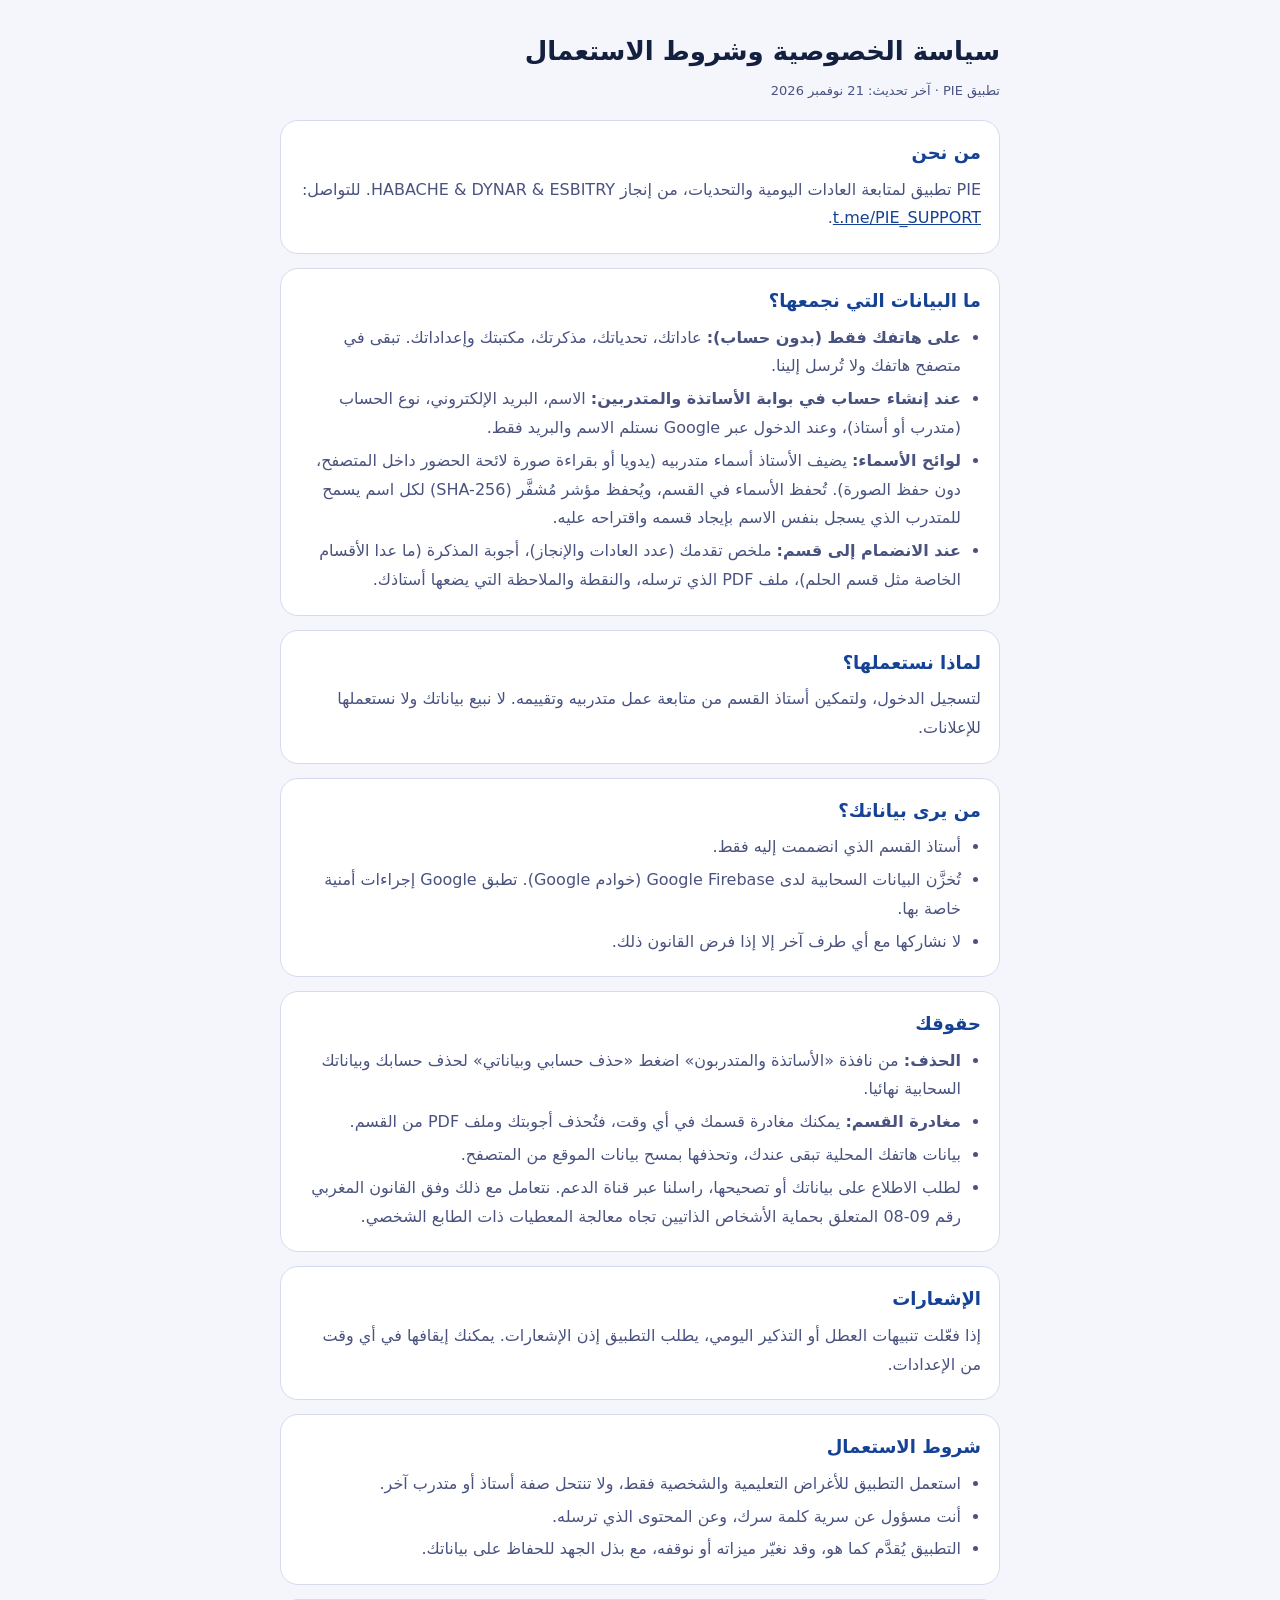
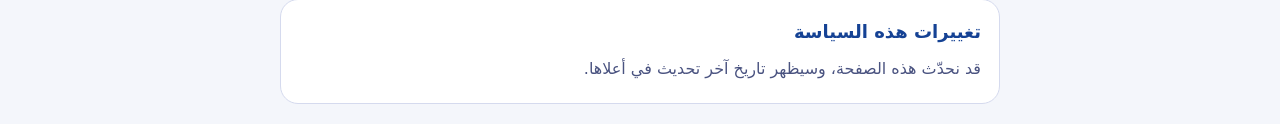
<file: privacy.html>
<!doctype html>
<html lang="ar" dir="rtl">
<head>
<meta charset="utf-8">
<meta name="viewport" content="width=device-width, initial-scale=1">
<title>سياسة الخصوصية وشروط الاستعمال — PIE</title>
<style>
:root{--bg:#F4F6FB;--ink:#14203F;--ink2:#4A5380;--card:#fff;--line:#D5DAEE;--acc:#154294}
@media (prefers-color-scheme:dark){:root{--bg:#0C1130;--ink:#EAEDFF;--ink2:#A3ABD6;--card:#151B42;--line:#2A3366;--acc:#8DB4FF}}
body{margin:0;background:var(--bg);color:var(--ink);font:16px/1.8 system-ui,"Segoe UI",Tahoma,sans-serif;padding:20px}
main{max-width:720px;margin:0 auto;display:grid;gap:14px}
section{background:var(--card);border:1px solid var(--line);border-radius:18px;padding:16px 18px}
h1{font-size:26px;margin:8px 0 0}h2{font-size:18px;margin:0 0 6px;color:var(--acc)}p,li{margin:4px 0;color:var(--ink2)}ul{margin:4px 0;padding-inline-start:20px}
.d{font-size:13px;color:var(--ink2)}a{color:var(--acc)}
</style>
</head>
<body>
<main>
<header><h1>سياسة الخصوصية وشروط الاستعمال</h1><p class="d">تطبيق PIE · آخر تحديث: 21 نوفمبر 2026</p></header>

<section><h2>من نحن</h2><p>PIE تطبيق لمتابعة العادات اليومية والتحديات، من إنجاز HABACHE &amp; DYNAR &amp; ESBITRY. للتواصل: <a href="https://t.me/PIE_SUPPORT" rel="noopener">t.me/PIE_SUPPORT</a>.</p></section>

<section><h2>ما البيانات التي نجمعها؟</h2>
<ul>
<li><b>على هاتفك فقط (بدون حساب):</b> عاداتك، تحدياتك، مذكرتك، مكتبتك وإعداداتك. تبقى في متصفح هاتفك ولا تُرسل إلينا.</li>
<li><b>عند إنشاء حساب في بوابة الأساتذة والمتدربين:</b> الاسم، البريد الإلكتروني، نوع الحساب (متدرب أو أستاذ)، وعند الدخول عبر Google نستلم الاسم والبريد فقط.</li>
<li><b>لوائح الأسماء:</b> يضيف الأستاذ أسماء متدربيه (يدويا أو بقراءة صورة لائحة الحضور داخل المتصفح، دون حفظ الصورة). تُحفظ الأسماء في القسم، ويُحفظ مؤشر مُشفَّر (SHA-256) لكل اسم يسمح للمتدرب الذي يسجل بنفس الاسم بإيجاد قسمه واقتراحه عليه.</li>
<li><b>عند الانضمام إلى قسم:</b> ملخص تقدمك (عدد العادات والإنجاز)، أجوبة المذكرة (ما عدا الأقسام الخاصة مثل قسم الحلم)، ملف PDF الذي ترسله، والنقطة والملاحظة التي يضعها أستاذك.</li>
</ul></section>

<section><h2>لماذا نستعملها؟</h2><p>لتسجيل الدخول، ولتمكين أستاذ القسم من متابعة عمل متدربيه وتقييمه. لا نبيع بياناتك ولا نستعملها للإعلانات.</p></section>

<section><h2>من يرى بياناتك؟</h2>
<ul><li>أستاذ القسم الذي انضممت إليه فقط.</li>
<li>تُخزَّن البيانات السحابية لدى Google Firebase (خوادم Google). تطبق Google إجراءات أمنية خاصة بها.</li>
<li>لا نشاركها مع أي طرف آخر إلا إذا فرض القانون ذلك.</li></ul></section>

<section><h2>حقوقك</h2>
<ul><li><b>الحذف:</b> من نافذة «الأساتذة والمتدربون» اضغط «حذف حسابي وبياناتي» لحذف حسابك وبياناتك السحابية نهائيا.</li>
<li><b>مغادرة القسم:</b> يمكنك مغادرة قسمك في أي وقت، فتُحذف أجوبتك وملف PDF من القسم.</li>
<li>بيانات هاتفك المحلية تبقى عندك، وتحذفها بمسح بيانات الموقع من المتصفح.</li>
<li>لطلب الاطلاع على بياناتك أو تصحيحها، راسلنا عبر قناة الدعم. نتعامل مع ذلك وفق القانون المغربي رقم 09-08 المتعلق بحماية الأشخاص الذاتيين تجاه معالجة المعطيات ذات الطابع الشخصي.</li></ul></section>

<section><h2>الإشعارات</h2><p>إذا فعّلت تنبيهات العطل أو التذكير اليومي، يطلب التطبيق إذن الإشعارات. يمكنك إيقافها في أي وقت من الإعدادات.</p></section>

<section><h2>شروط الاستعمال</h2>
<ul><li>استعمل التطبيق للأغراض التعليمية والشخصية فقط، ولا تنتحل صفة أستاذ أو متدرب آخر.</li>
<li>أنت مسؤول عن سرية كلمة سرك، وعن المحتوى الذي ترسله.</li>
<li>التطبيق يُقدَّم كما هو، وقد نغيّر ميزاته أو نوقفه، مع بذل الجهد للحفاظ على بياناتك.</li></ul></section>

<section><h2>تغييرات هذه السياسة</h2><p>قد نحدّث هذه الصفحة، وسيظهر تاريخ آخر تحديث في أعلاها.</p></section>
</main>
</body>
</html>
</file>
